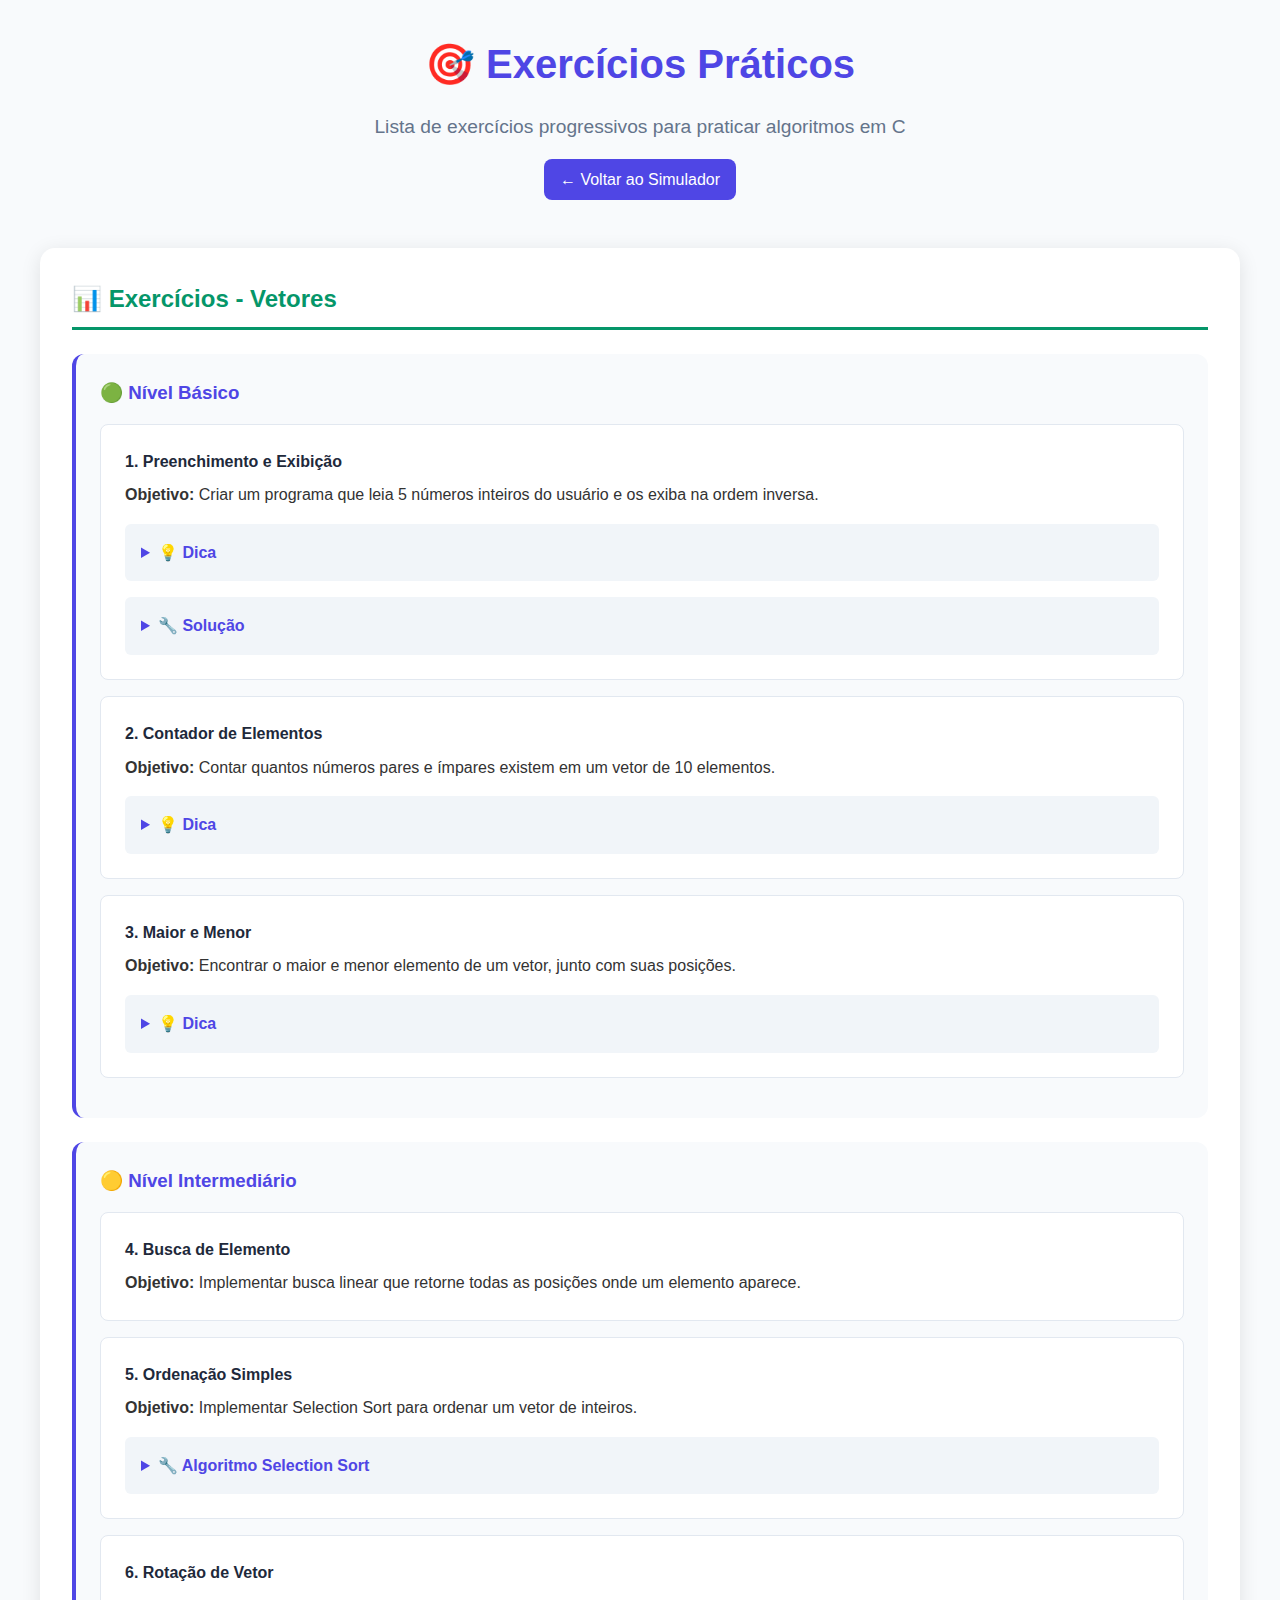
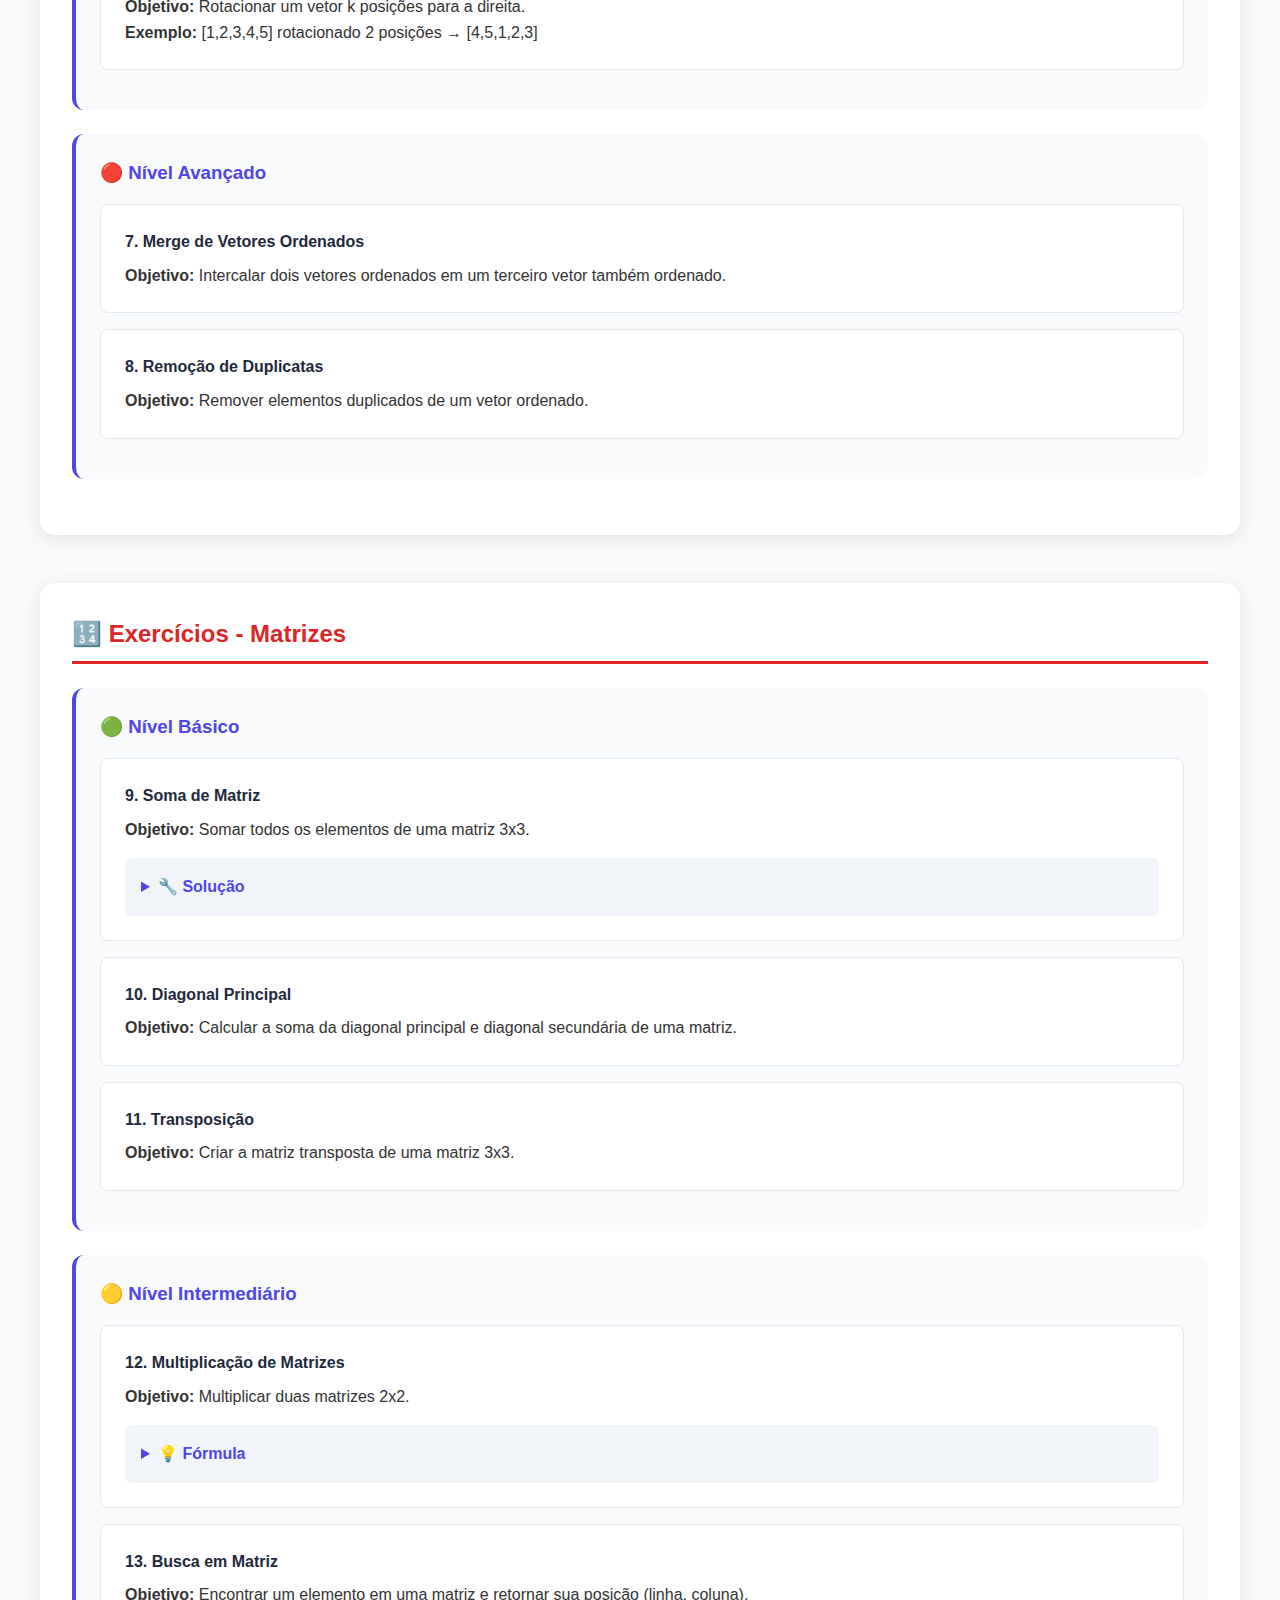
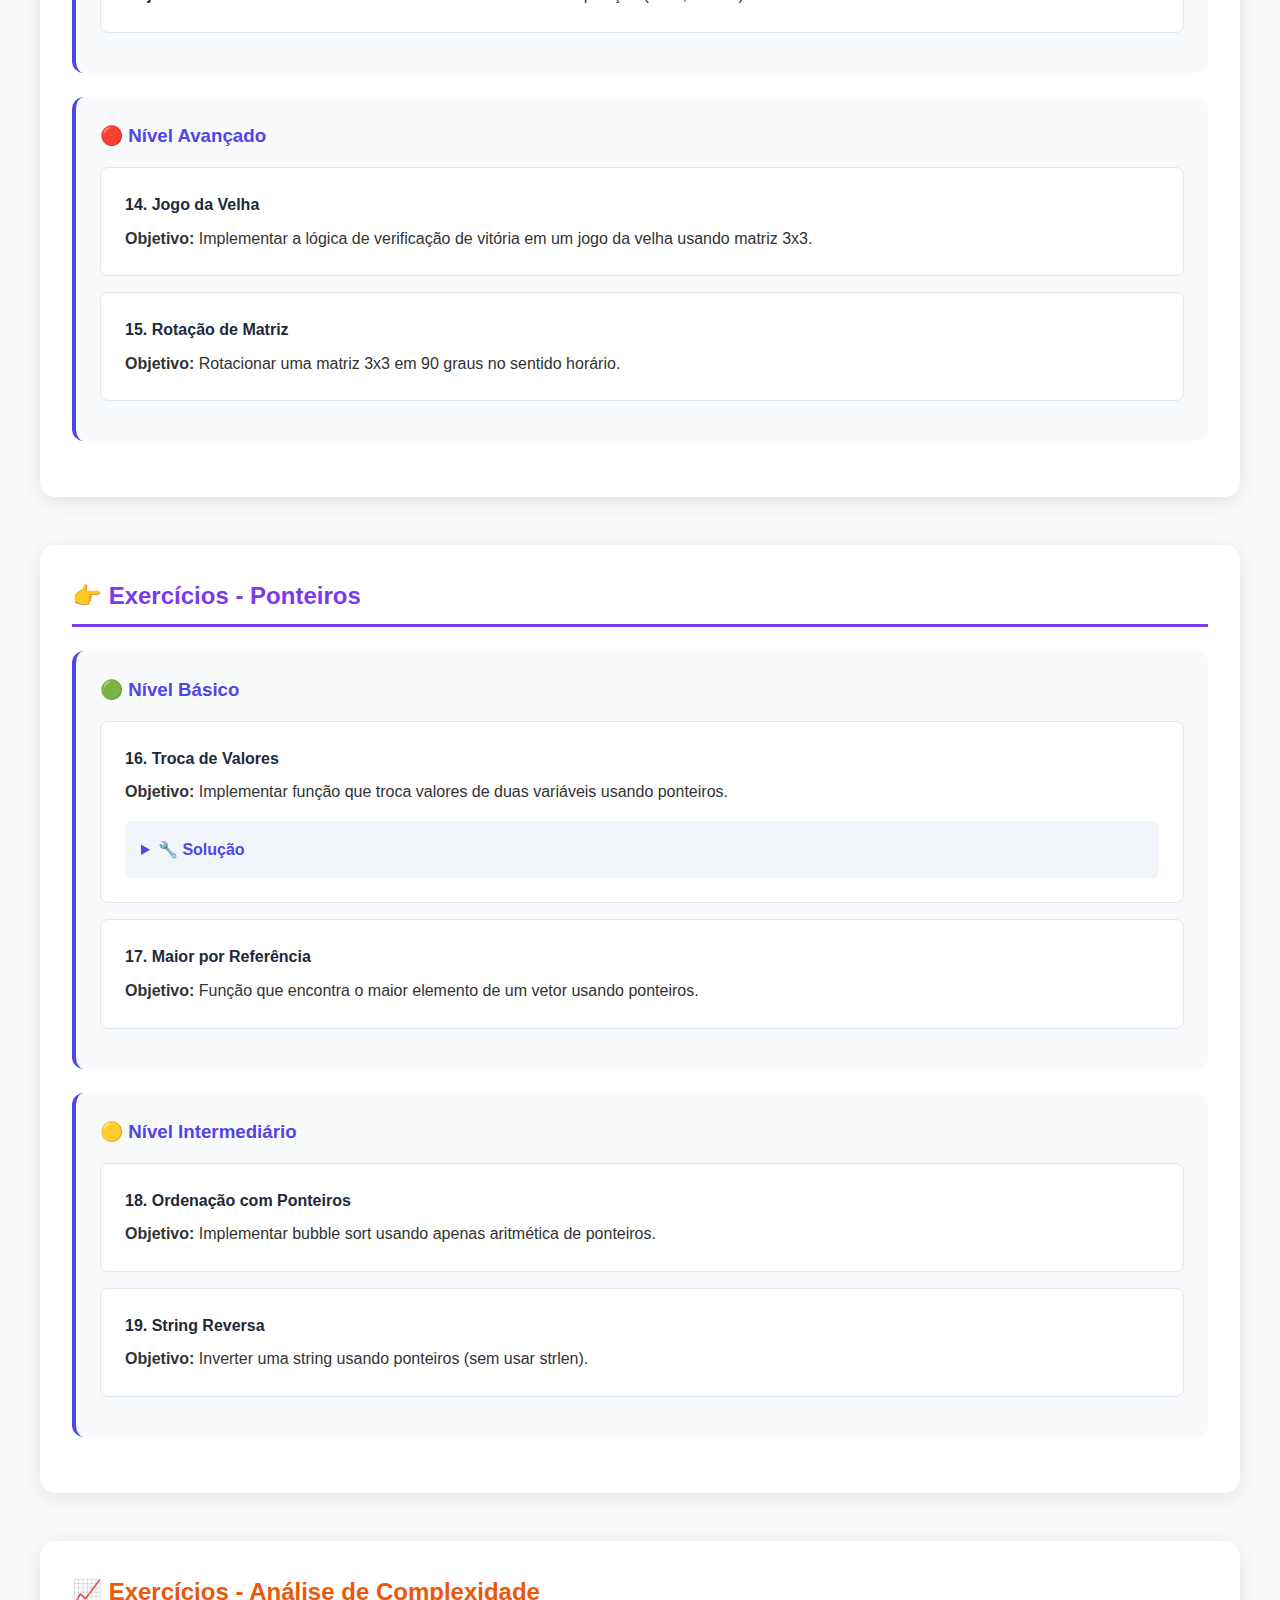
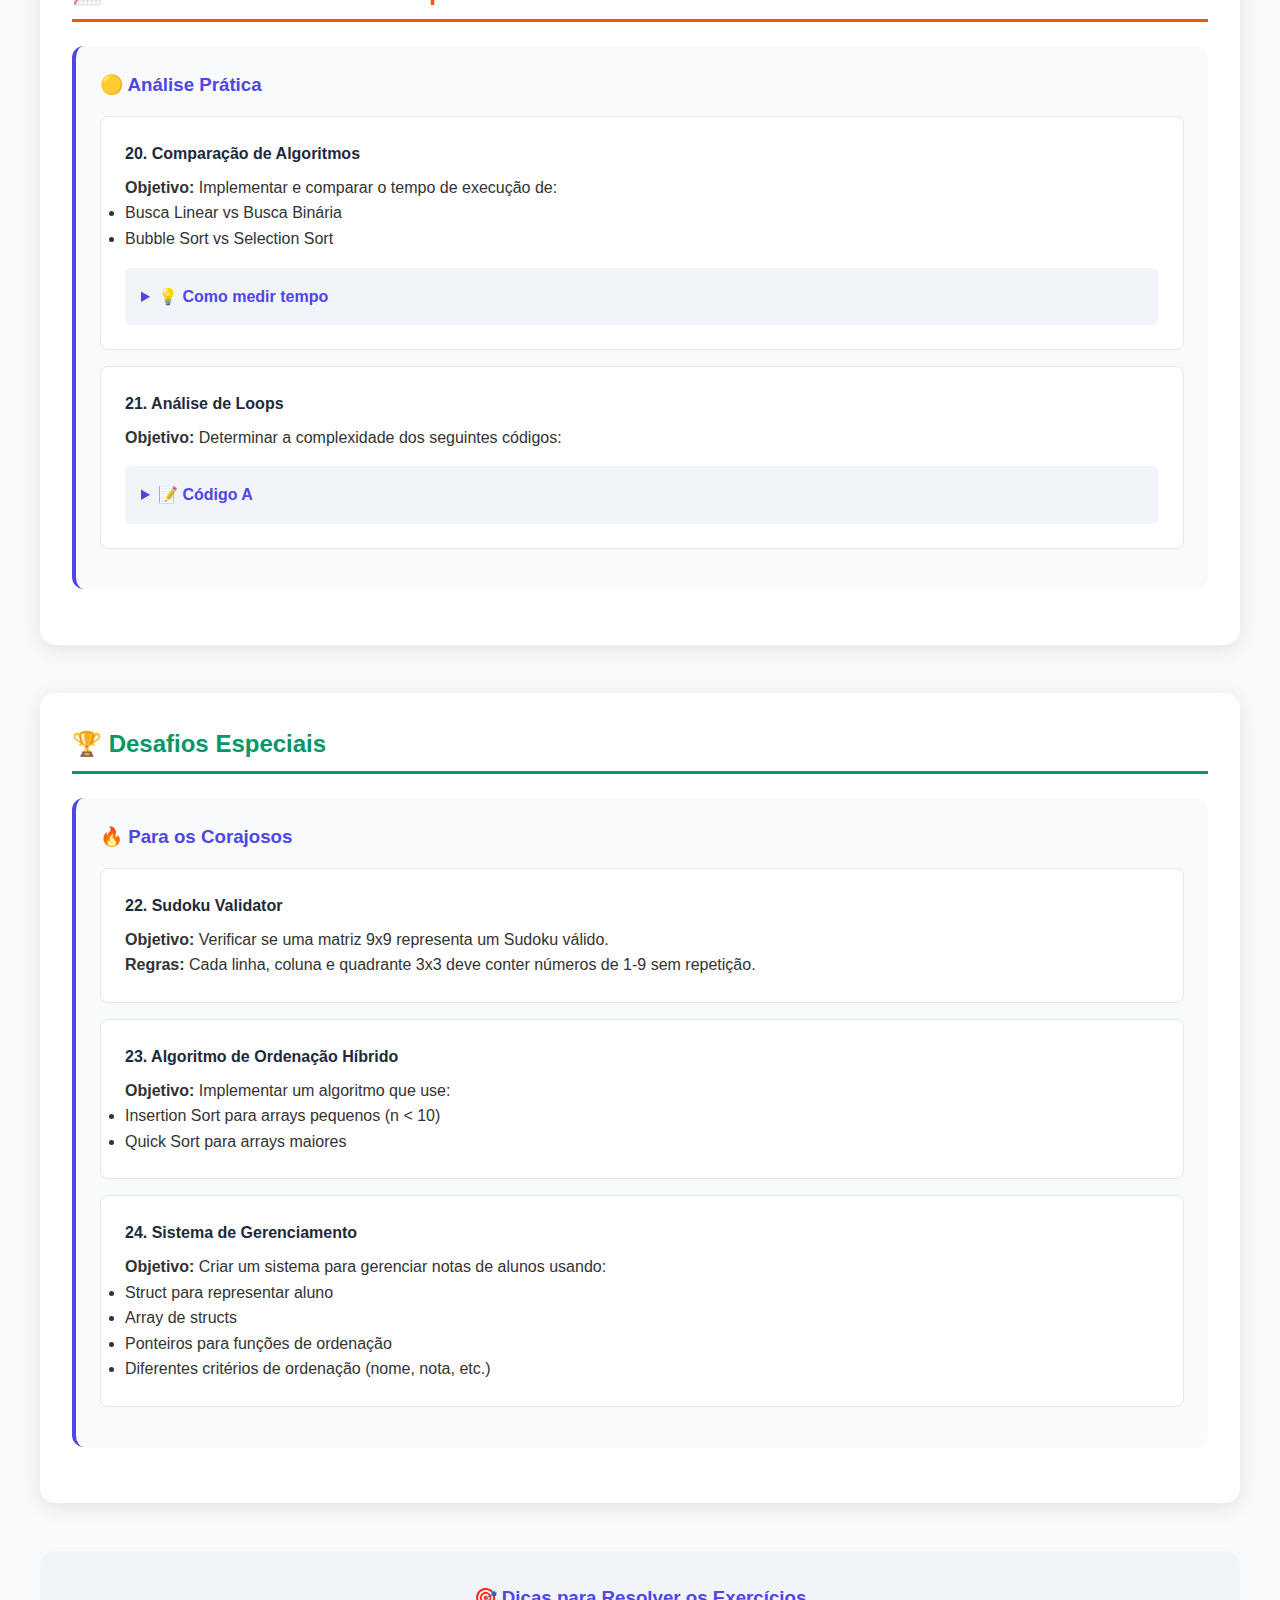
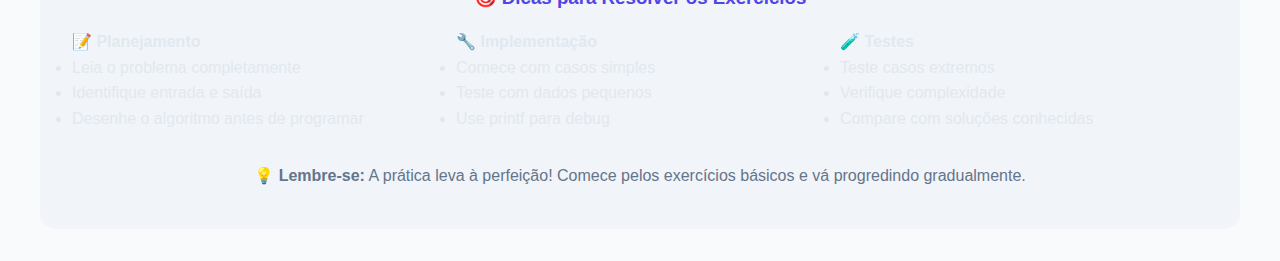
<file: exercicios.html>
<!DOCTYPE html>
<html lang="pt-BR">
<head>
    <meta charset="UTF-8">
    <meta name="viewport" content="width=device-width, initial-scale=1.0">
    <title>Exercícios Práticos - Algoritmos em C</title>
    <link rel="stylesheet" href="style.css">
</head>
<body style="background: #f8fafc;">
    <div class="container" style="padding: 2rem 0;">
        <header style="text-align: center; margin-bottom: 3rem;">
            <h1 style="color: #4f46e5; font-size: 2.5rem; margin-bottom: 1rem;">
                🎯 Exercícios Práticos
            </h1>
            <p style="color: #64748b; font-size: 1.2rem;">
                Lista de exercícios progressivos para praticar algoritmos em C
            </p>
            <a href="index.html" style="display: inline-block; background: #4f46e5; color: white; padding: 0.5rem 1rem; border-radius: 8px; text-decoration: none; margin-top: 1rem;">
                ← Voltar ao Simulador
            </a>
        </header>

        <!-- Exercícios de Vetores -->
        <section class="exercise-section">
            <h2 style="color: #059669; border-bottom: 3px solid #059669; padding-bottom: 0.5rem;">
                📊 Exercícios - Vetores
            </h2>

            <div class="exercise-card">
                <h3>🟢 Nível Básico</h3>
                
                <div class="exercise-item">
                    <h4>1. Preenchimento e Exibição</h4>
                    <p><strong>Objetivo:</strong> Criar um programa que leia 5 números inteiros do usuário e os exiba na ordem inversa.</p>
                    <details>
                        <summary>💡 Dica</summary>
                        <p>Use um loop for para ler os números e outro para exibi-los de trás para frente.</p>
                    </details>
                    <details>
                        <summary>🔧 Solução</summary>
                        <pre><code>#include &lt;stdio.h&gt;

int main() {
    int numeros[5];
    
    printf("Digite 5 números:\n");
    for(int i = 0; i < 5; i++) {
        printf("Número %d: ", i+1);
        scanf("%d", &numeros[i]);
    }
    
    printf("\nNúmeros na ordem inversa:\n");
    for(int i = 4; i >= 0; i--) {
        printf("%d ", numeros[i]);
    }
    printf("\n");
    
    return 0;
}</code></pre>
                    </details>
                </div>

                <div class="exercise-item">
                    <h4>2. Contador de Elementos</h4>
                    <p><strong>Objetivo:</strong> Contar quantos números pares e ímpares existem em um vetor de 10 elementos.</p>
                    <details>
                        <summary>💡 Dica</summary>
                        <p>Use o operador módulo (%) para verificar se um número é par ou ímpar.</p>
                    </details>
                </div>

                <div class="exercise-item">
                    <h4>3. Maior e Menor</h4>
                    <p><strong>Objetivo:</strong> Encontrar o maior e menor elemento de um vetor, junto com suas posições.</p>
                    <details>
                        <summary>💡 Dica</summary>
                        <p>Inicialize maior e menor com o primeiro elemento do vetor.</p>
                    </details>
                </div>
            </div>

            <div class="exercise-card">
                <h3>🟡 Nível Intermediário</h3>
                
                <div class="exercise-item">
                    <h4>4. Busca de Elemento</h4>
                    <p><strong>Objetivo:</strong> Implementar busca linear que retorne todas as posições onde um elemento aparece.</p>
                </div>

                <div class="exercise-item">
                    <h4>5. Ordenação Simples</h4>
                    <p><strong>Objetivo:</strong> Implementar Selection Sort para ordenar um vetor de inteiros.</p>
                    <details>
                        <summary>🔧 Algoritmo Selection Sort</summary>
                        <pre><code>void selectionSort(int arr[], int n) {
    for(int i = 0; i < n-1; i++) {
        int min_idx = i;
        for(int j = i+1; j < n; j++) {
            if(arr[j] < arr[min_idx])
                min_idx = j;
        }
        // Trocar elementos
        int temp = arr[min_idx];
        arr[min_idx] = arr[i];
        arr[i] = temp;
    }
}</code></pre>
                    </details>
                </div>

                <div class="exercise-item">
                    <h4>6. Rotação de Vetor</h4>
                    <p><strong>Objetivo:</strong> Rotacionar um vetor k posições para a direita.</p>
                    <p><strong>Exemplo:</strong> [1,2,3,4,5] rotacionado 2 posições → [4,5,1,2,3]</p>
                </div>
            </div>

            <div class="exercise-card">
                <h3>🔴 Nível Avançado</h3>
                
                <div class="exercise-item">
                    <h4>7. Merge de Vetores Ordenados</h4>
                    <p><strong>Objetivo:</strong> Intercalar dois vetores ordenados em um terceiro vetor também ordenado.</p>
                </div>

                <div class="exercise-item">
                    <h4>8. Remoção de Duplicatas</h4>
                    <p><strong>Objetivo:</strong> Remover elementos duplicados de um vetor ordenado.</p>
                </div>
            </div>
        </section>

        <!-- Exercícios de Matrizes -->
        <section class="exercise-section">
            <h2 style="color: #dc2626; border-bottom: 3px solid #dc2626; padding-bottom: 0.5rem;">
                🔢 Exercícios - Matrizes
            </h2>

            <div class="exercise-card">
                <h3>🟢 Nível Básico</h3>
                
                <div class="exercise-item">
                    <h4>9. Soma de Matriz</h4>
                    <p><strong>Objetivo:</strong> Somar todos os elementos de uma matriz 3x3.</p>
                    <details>
                        <summary>🔧 Solução</summary>
                        <pre><code>#include &lt;stdio.h&gt;

int main() {
    int matriz[3][3] = {{1,2,3}, {4,5,6}, {7,8,9}};
    int soma = 0;
    
    for(int i = 0; i < 3; i++) {
        for(int j = 0; j < 3; j++) {
            soma += matriz[i][j];
        }
    }
    
    printf("Soma total: %d\n", soma);
    return 0;
}</code></pre>
                    </details>
                </div>

                <div class="exercise-item">
                    <h4>10. Diagonal Principal</h4>
                    <p><strong>Objetivo:</strong> Calcular a soma da diagonal principal e diagonal secundária de uma matriz.</p>
                </div>

                <div class="exercise-item">
                    <h4>11. Transposição</h4>
                    <p><strong>Objetivo:</strong> Criar a matriz transposta de uma matriz 3x3.</p>
                </div>
            </div>

            <div class="exercise-card">
                <h3>🟡 Nível Intermediário</h3>
                
                <div class="exercise-item">
                    <h4>12. Multiplicação de Matrizes</h4>
                    <p><strong>Objetivo:</strong> Multiplicar duas matrizes 2x2.</p>
                    <details>
                        <summary>💡 Fórmula</summary>
                        <p>C[i][j] = Σ(A[i][k] * B[k][j]) para k de 0 a n-1</p>
                    </details>
                </div>

                <div class="exercise-item">
                    <h4>13. Busca em Matriz</h4>
                    <p><strong>Objetivo:</strong> Encontrar um elemento em uma matriz e retornar sua posição (linha, coluna).</p>
                </div>
            </div>

            <div class="exercise-card">
                <h3>🔴 Nível Avançado</h3>
                
                <div class="exercise-item">
                    <h4>14. Jogo da Velha</h4>
                    <p><strong>Objetivo:</strong> Implementar a lógica de verificação de vitória em um jogo da velha usando matriz 3x3.</p>
                </div>

                <div class="exercise-item">
                    <h4>15. Rotação de Matriz</h4>
                    <p><strong>Objetivo:</strong> Rotacionar uma matriz 3x3 em 90 graus no sentido horário.</p>
                </div>
            </div>
        </section>

        <!-- Exercícios de Ponteiros -->
        <section class="exercise-section">
            <h2 style="color: #7c3aed; border-bottom: 3px solid #7c3aed; padding-bottom: 0.5rem;">
                👉 Exercícios - Ponteiros
            </h2>

            <div class="exercise-card">
                <h3>🟢 Nível Básico</h3>
                
                <div class="exercise-item">
                    <h4>16. Troca de Valores</h4>
                    <p><strong>Objetivo:</strong> Implementar função que troca valores de duas variáveis usando ponteiros.</p>
                    <details>
                        <summary>🔧 Solução</summary>
                        <pre><code>void swap(int *a, int *b) {
    int temp = *a;
    *a = *b;
    *b = temp;
}

int main() {
    int x = 10, y = 20;
    printf("Antes: x=%d, y=%d\n", x, y);
    swap(&x, &y);
    printf("Depois: x=%d, y=%d\n", x, y);
    return 0;
}</code></pre>
                    </details>
                </div>

                <div class="exercise-item">
                    <h4>17. Maior por Referência</h4>
                    <p><strong>Objetivo:</strong> Função que encontra o maior elemento de um vetor usando ponteiros.</p>
                </div>
            </div>

            <div class="exercise-card">
                <h3>🟡 Nível Intermediário</h3>
                
                <div class="exercise-item">
                    <h4>18. Ordenação com Ponteiros</h4>
                    <p><strong>Objetivo:</strong> Implementar bubble sort usando apenas aritmética de ponteiros.</p>
                </div>

                <div class="exercise-item">
                    <h4>19. String Reversa</h4>
                    <p><strong>Objetivo:</strong> Inverter uma string usando ponteiros (sem usar strlen).</p>
                </div>
            </div>
        </section>

        <!-- Exercícios de Complexidade -->
        <section class="exercise-section">
            <h2 style="color: #ea580c; border-bottom: 3px solid #ea580c; padding-bottom: 0.5rem;">
                📈 Exercícios - Análise de Complexidade
            </h2>

            <div class="exercise-card">
                <h3>🟡 Análise Prática</h3>
                
                <div class="exercise-item">
                    <h4>20. Comparação de Algoritmos</h4>
                    <p><strong>Objetivo:</strong> Implementar e comparar o tempo de execução de:</p>
                    <ul>
                        <li>Busca Linear vs Busca Binária</li>
                        <li>Bubble Sort vs Selection Sort</li>
                    </ul>
                    <details>
                        <summary>💡 Como medir tempo</summary>
                        <pre><code>#include &lt;time.h&gt;

clock_t start = clock();
// ... código a medir ...
clock_t end = clock();
double tempo = ((double)(end - start)) / CLOCKS_PER_SEC;</code></pre>
                    </details>
                </div>

                <div class="exercise-item">
                    <h4>21. Análise de Loops</h4>
                    <p><strong>Objetivo:</strong> Determinar a complexidade dos seguintes códigos:</p>
                    <details>
                        <summary>📝 Código A</summary>
                        <pre><code>for(int i = 0; i < n; i++) {
    for(int j = i; j < n; j++) {
        printf("%d %d\n", i, j);
    }
}</code></pre>
                        <p><strong>Resposta:</strong> O(n²) - mesmo com j começando em i, ainda é quadrático</p>
                    </details>
                </div>
            </div>
        </section>

        <!-- Desafios Especiais -->
        <section class="exercise-section">
            <h2 style="color: #059669; border-bottom: 3px solid #059669; padding-bottom: 0.5rem;">
                🏆 Desafios Especiais
            </h2>

            <div class="exercise-card">
                <h3>🔥 Para os Corajosos</h3>
                
                <div class="exercise-item">
                    <h4>22. Sudoku Validator</h4>
                    <p><strong>Objetivo:</strong> Verificar se uma matriz 9x9 representa um Sudoku válido.</p>
                    <p><strong>Regras:</strong> Cada linha, coluna e quadrante 3x3 deve conter números de 1-9 sem repetição.</p>
                </div>

                <div class="exercise-item">
                    <h4>23. Algoritmo de Ordenação Híbrido</h4>
                    <p><strong>Objetivo:</strong> Implementar um algoritmo que use:</p>
                    <ul>
                        <li>Insertion Sort para arrays pequenos (n < 10)</li>
                        <li>Quick Sort para arrays maiores</li>
                    </ul>
                </div>

                <div class="exercise-item">
                    <h4>24. Sistema de Gerenciamento</h4>
                    <p><strong>Objetivo:</strong> Criar um sistema para gerenciar notas de alunos usando:</p>
                    <ul>
                        <li>Struct para representar aluno</li>
                        <li>Array de structs</li>
                        <li>Ponteiros para funções de ordenação</li>
                        <li>Diferentes critérios de ordenação (nome, nota, etc.)</li>
                    </ul>
                </div>
            </div>
        </section>

        <footer style="text-align: center; margin-top: 3rem; padding: 2rem; background: #f1f5f9; border-radius: 15px;">
            <h3 style="color: #4f46e5; margin-bottom: 1rem;">🎯 Dicas para Resolver os Exercícios</h3>
            <div style="display: grid; grid-template-columns: repeat(auto-fit, minmax(300px, 1fr)); gap: 1rem; text-align: left;">
                <div>
                    <h4>📝 Planejamento</h4>
                    <ul>
                        <li>Leia o problema completamente</li>
                        <li>Identifique entrada e saída</li>
                        <li>Desenhe o algoritmo antes de programar</li>
                    </ul>
                </div>
                <div>
                    <h4>🔧 Implementação</h4>
                    <ul>
                        <li>Comece com casos simples</li>
                        <li>Teste com dados pequenos</li>
                        <li>Use printf para debug</li>
                    </ul>
                </div>
                <div>
                    <h4>🧪 Testes</h4>
                    <ul>
                        <li>Teste casos extremos</li>
                        <li>Verifique complexidade</li>
                        <li>Compare com soluções conhecidas</li>
                    </ul>
                </div>
            </div>
            <p style="margin-top: 2rem; color: #64748b;">
                💡 <strong>Lembre-se:</strong> A prática leva à perfeição! Comece pelos exercícios básicos e vá progredindo gradualmente.
            </p>
        </footer>
    </div>

    <style>
        .exercise-section {
            margin-bottom: 3rem;
            background: white;
            padding: 2rem;
            border-radius: 15px;
            box-shadow: 0 4px 20px rgba(0,0,0,0.1);
        }

        .exercise-card {
            background: #f8fafc;
            border-radius: 12px;
            padding: 1.5rem;
            margin: 1.5rem 0;
            border-left: 4px solid #4f46e5;
        }

        .exercise-card h3 {
            color: #4f46e5;
            margin-bottom: 1rem;
            display: flex;
            align-items: center;
            gap: 0.5rem;
        }

        .exercise-item {
            background: white;
            padding: 1.5rem;
            margin: 1rem 0;
            border-radius: 8px;
            border: 1px solid #e2e8f0;
        }

        .exercise-item h4 {
            color: #1e293b;
            margin-bottom: 0.5rem;
        }

        details {
            margin-top: 1rem;
            padding: 0.5rem;
            background: #f1f5f9;
            border-radius: 6px;
        }

        summary {
            cursor: pointer;
            font-weight: bold;
            color: #4f46e5;
            padding: 0.5rem;
        }

        summary:hover {
            background: rgba(79, 70, 229, 0.1);
            border-radius: 4px;
        }

        pre {
            background: #1e293b;
            color: #e2e8f0;
            padding: 1rem;
            border-radius: 6px;
            overflow-x: auto;
            margin: 0.5rem 0;
        }

        code {
            font-family: 'Courier New', monospace;
            font-size: 0.9rem;
        }
    </style>
</body>
</html>
</file>
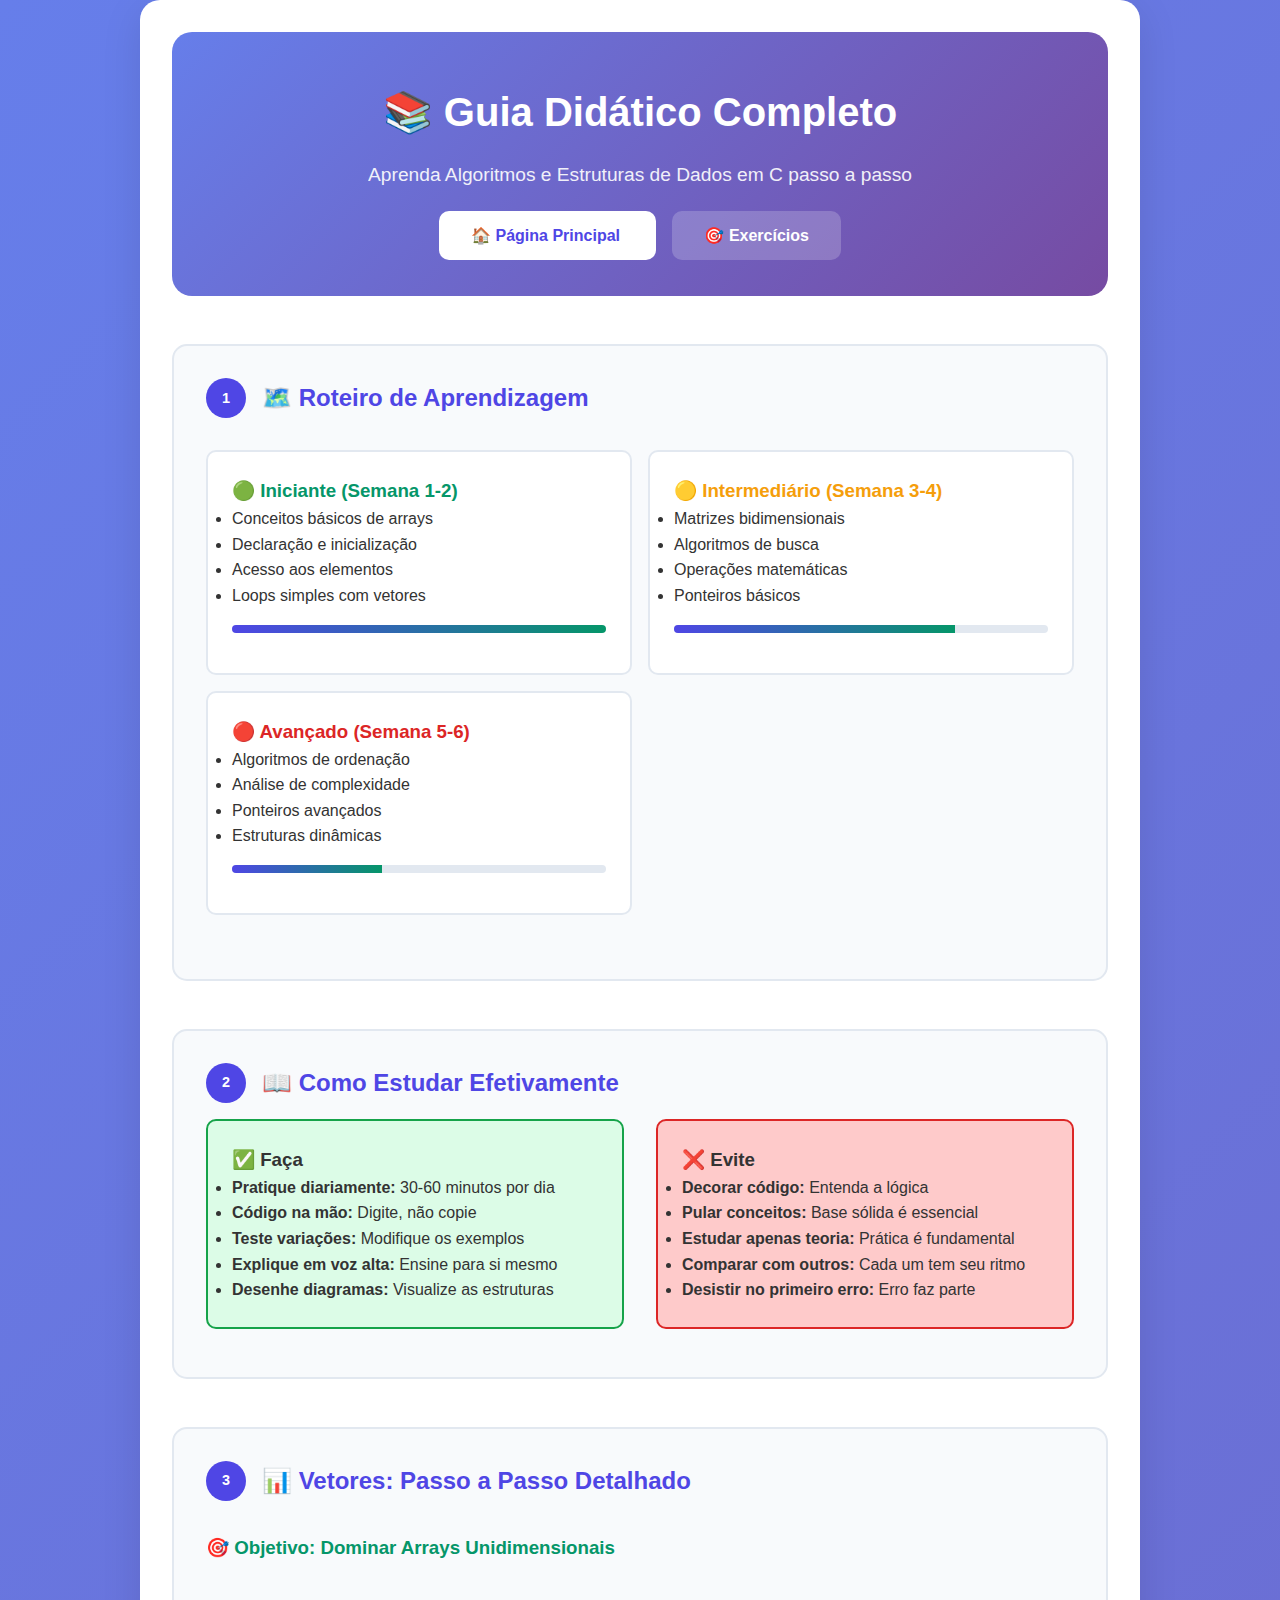
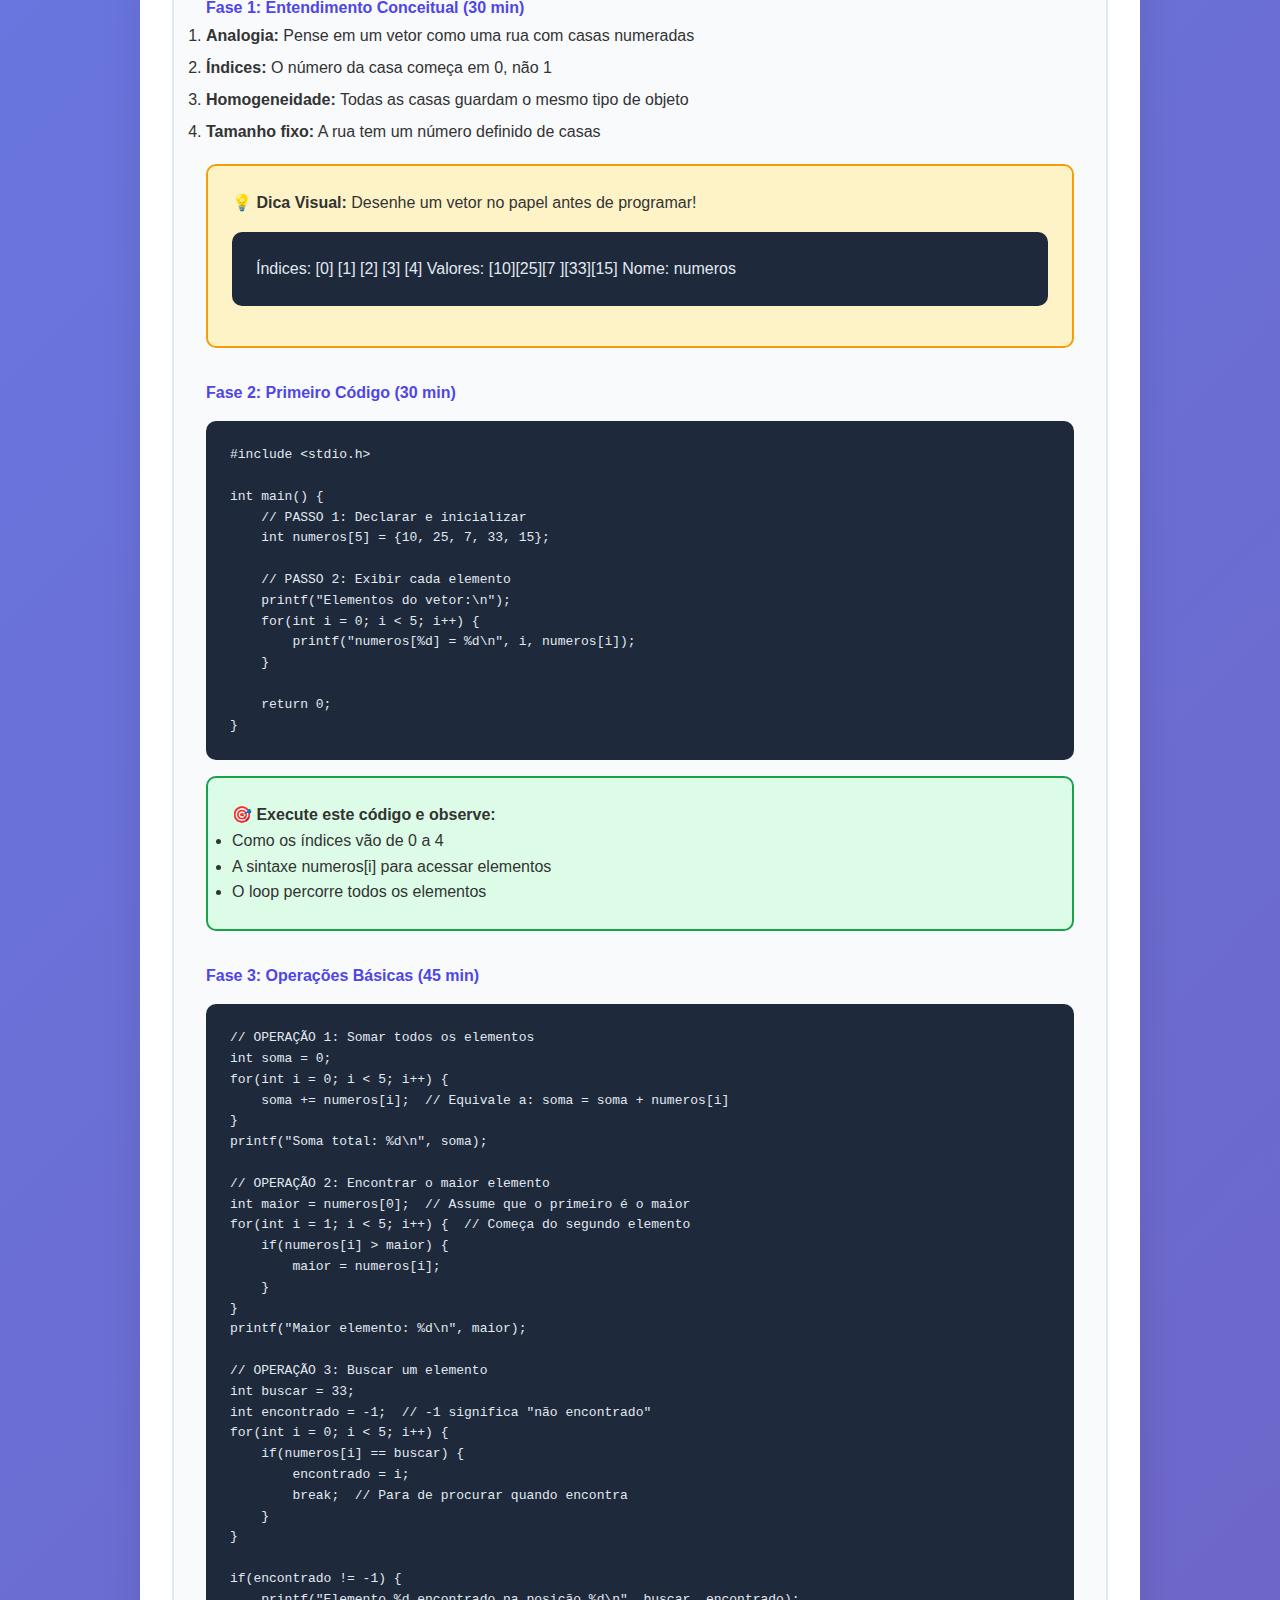
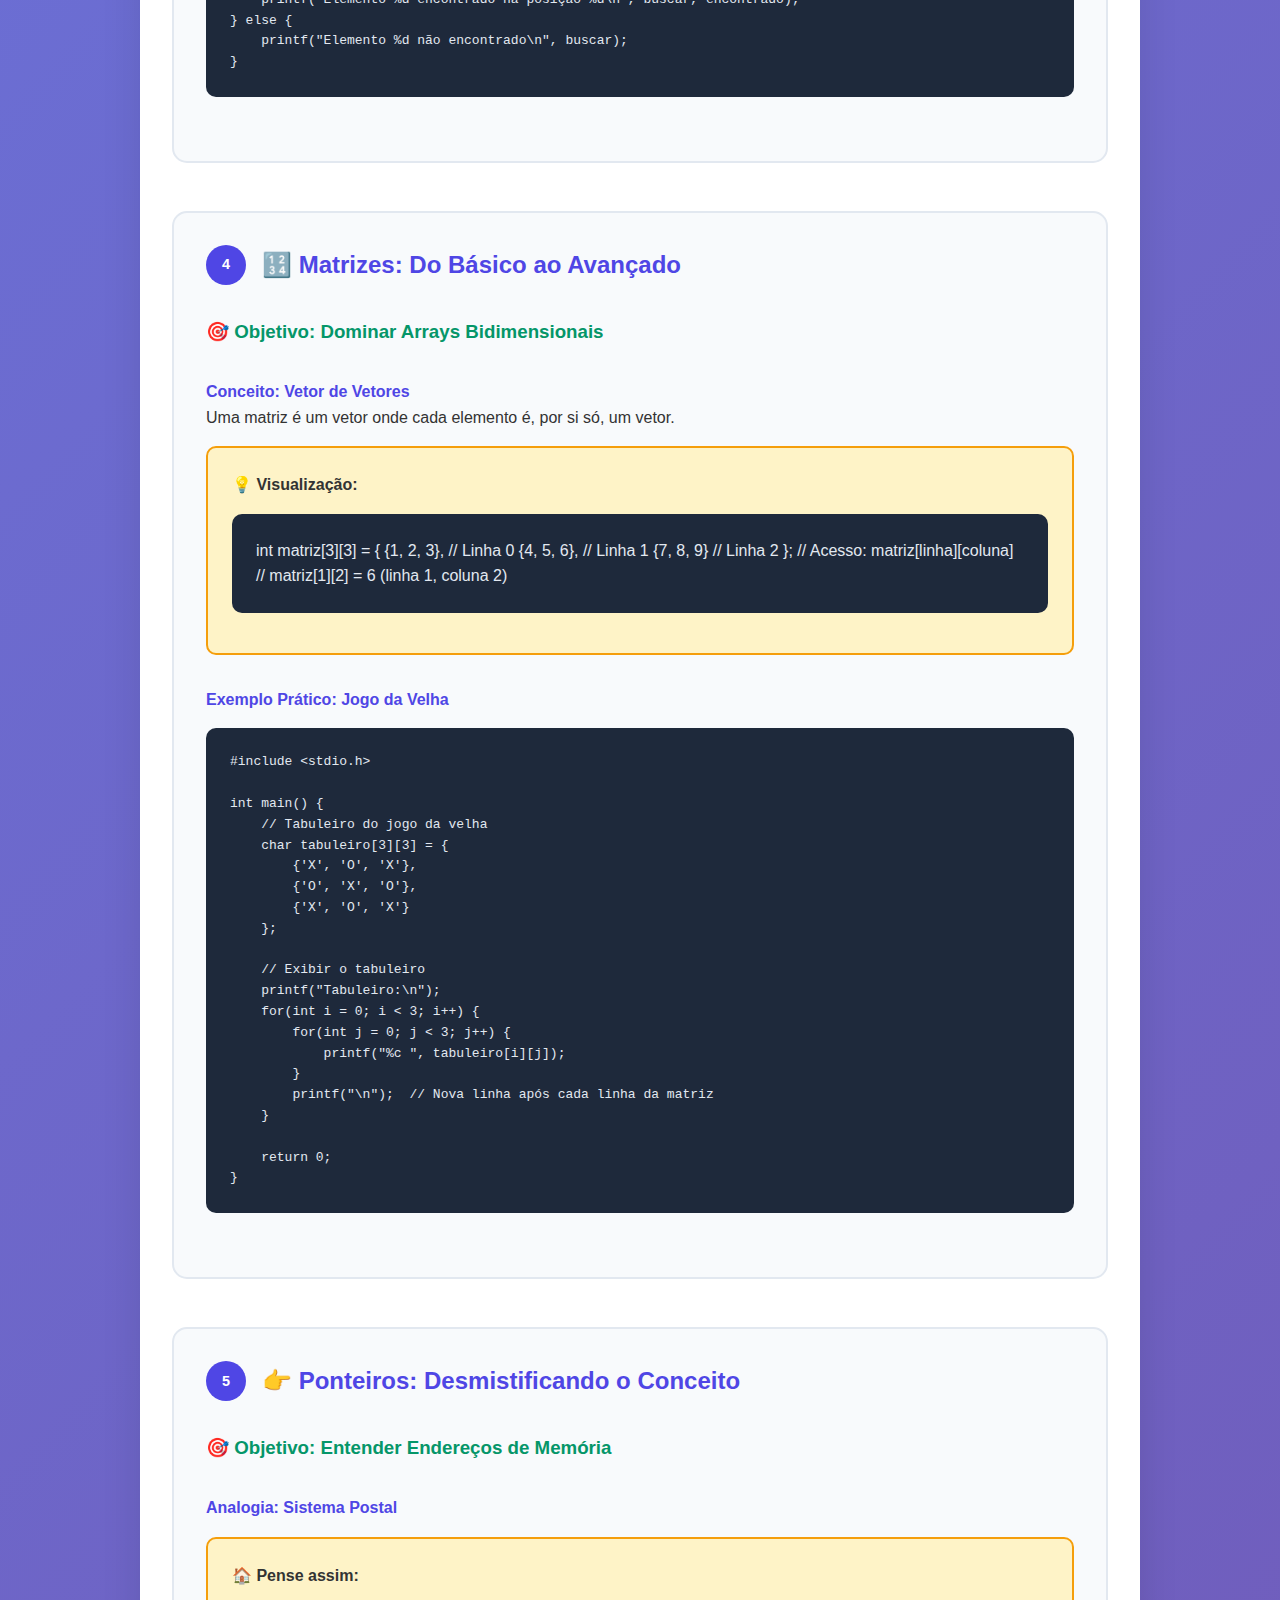
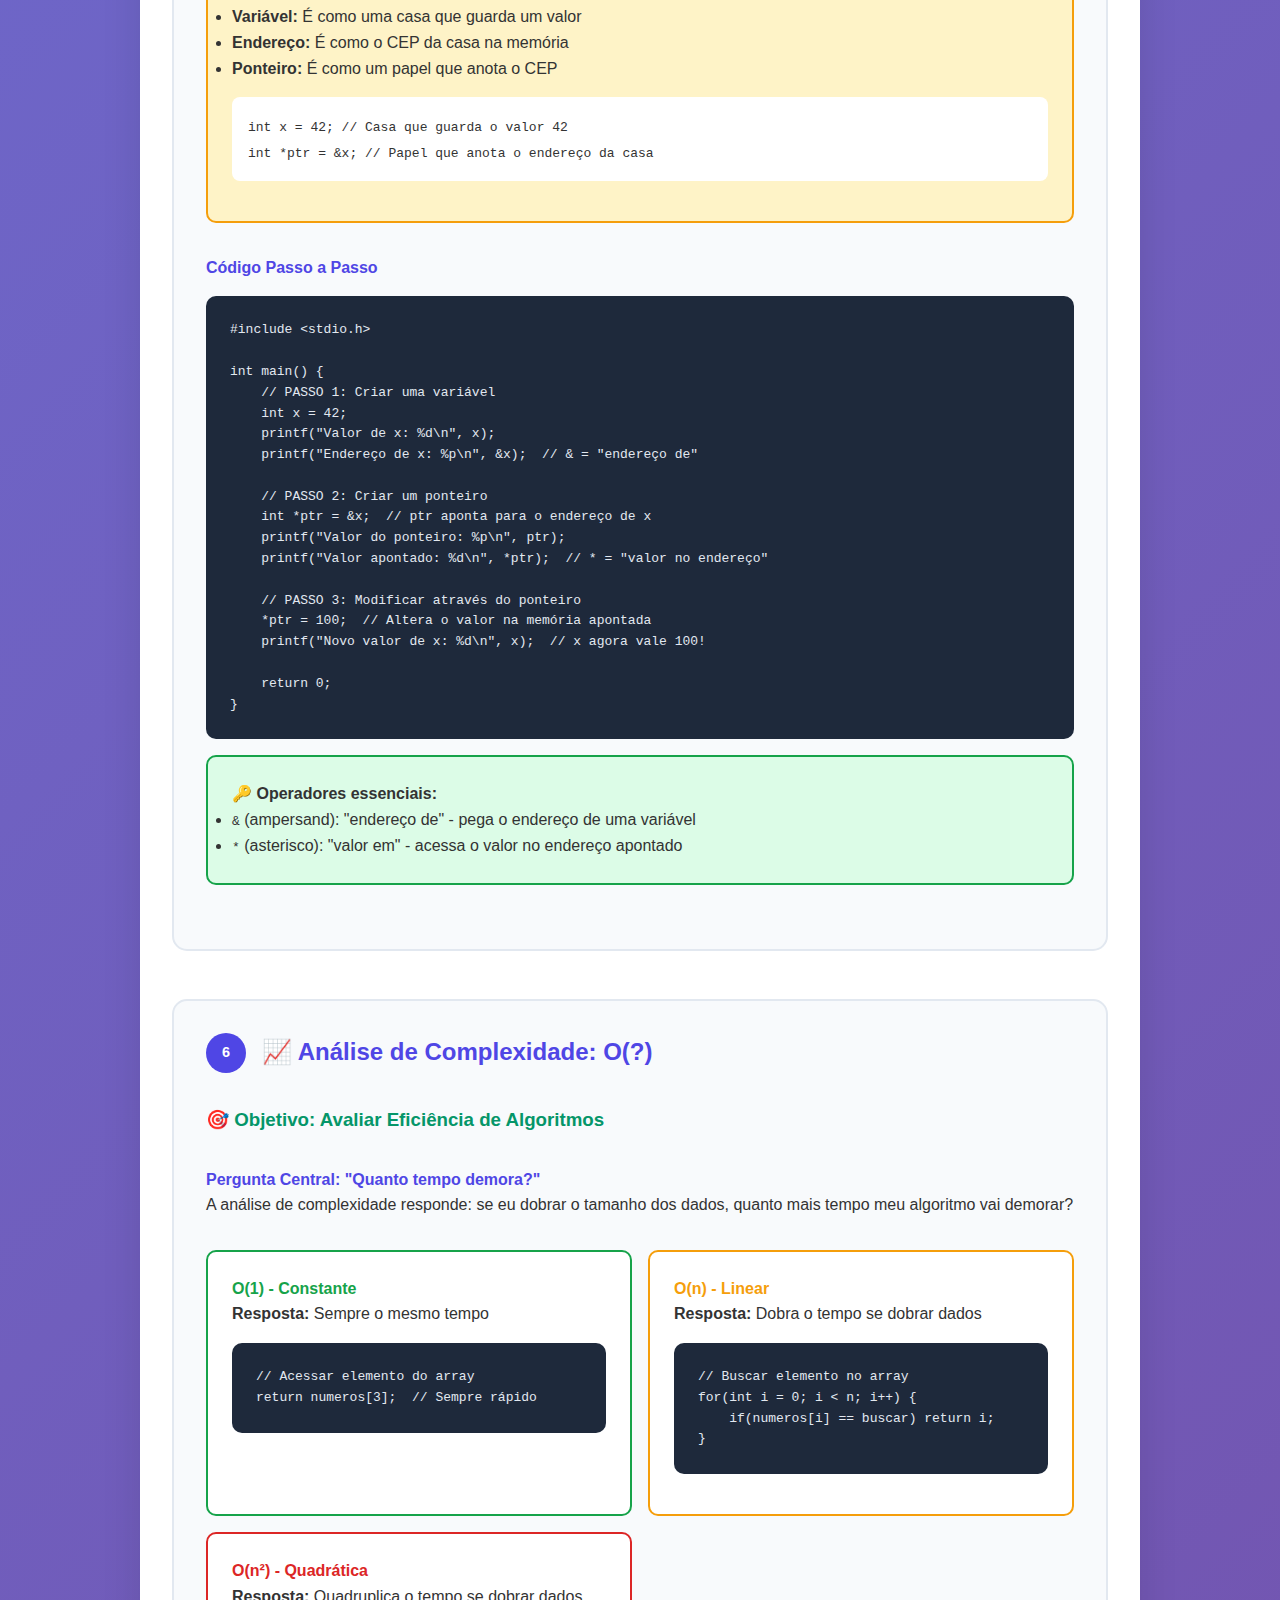
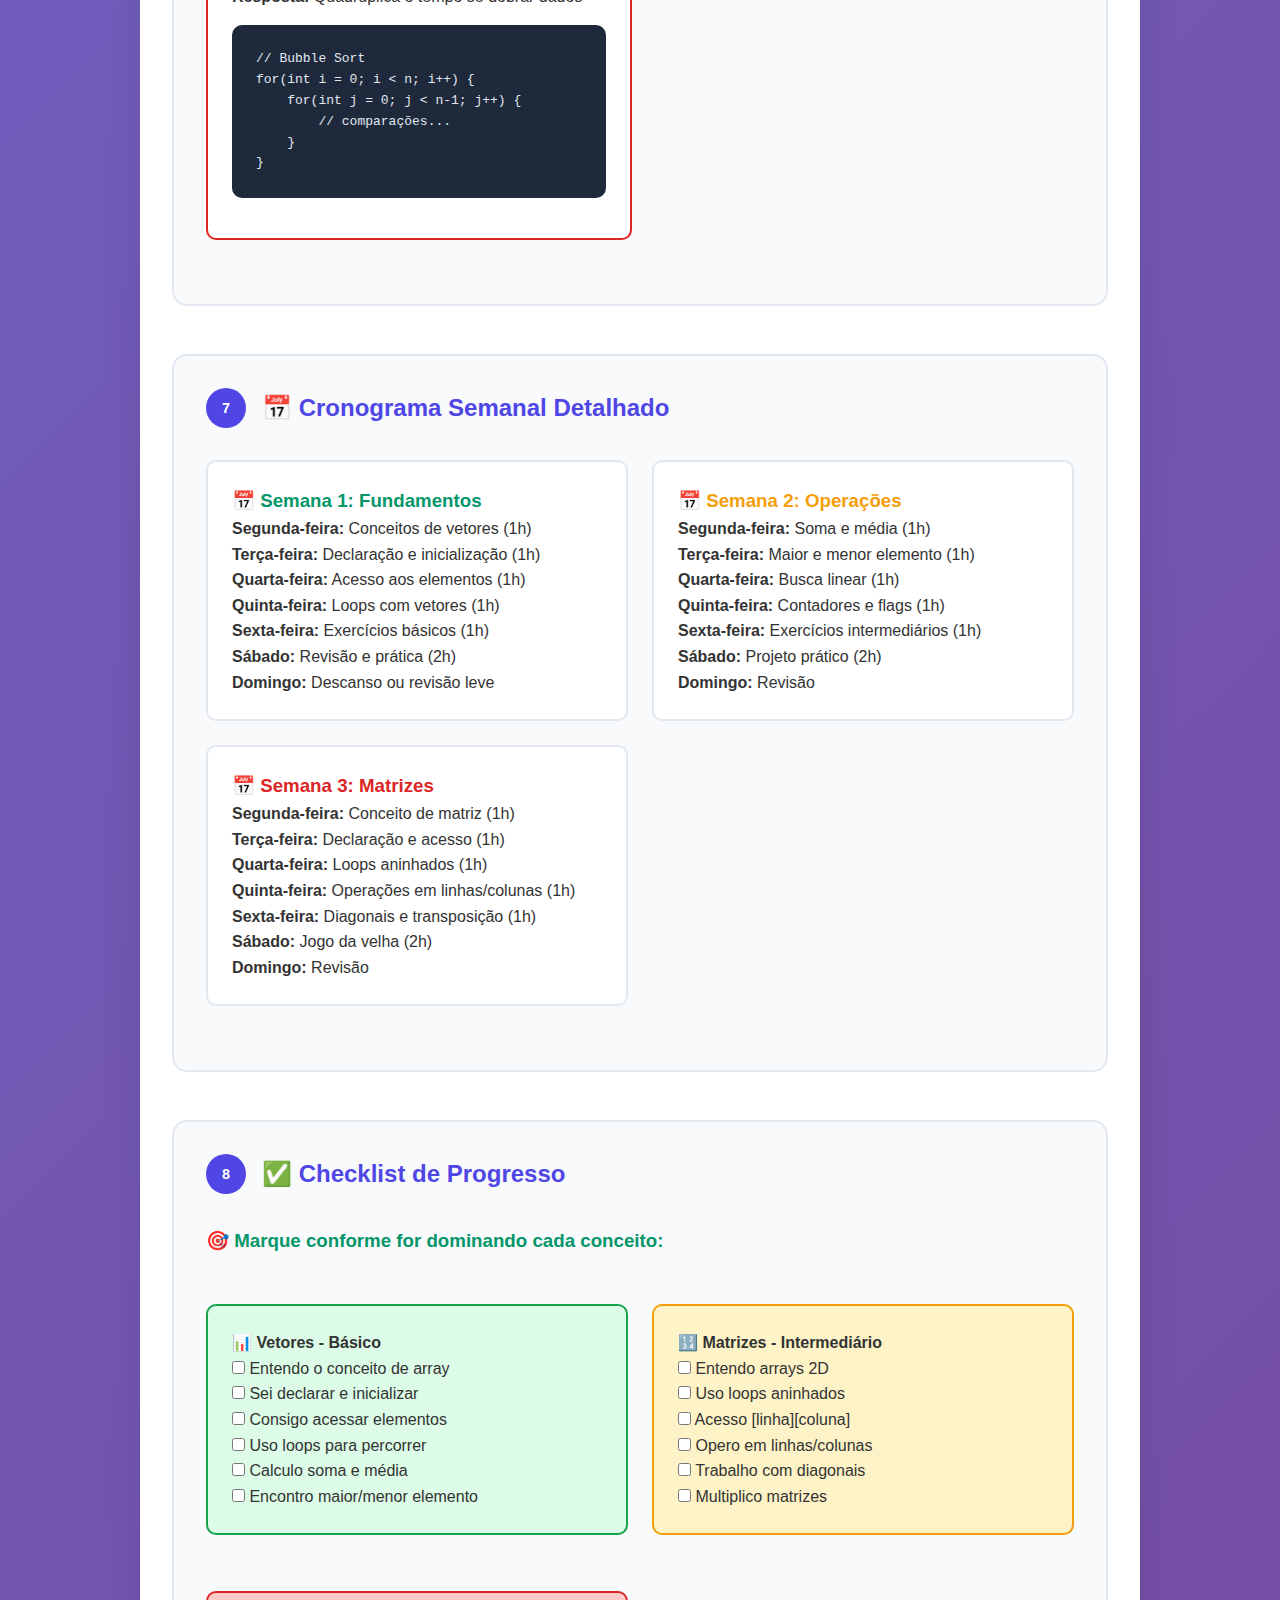
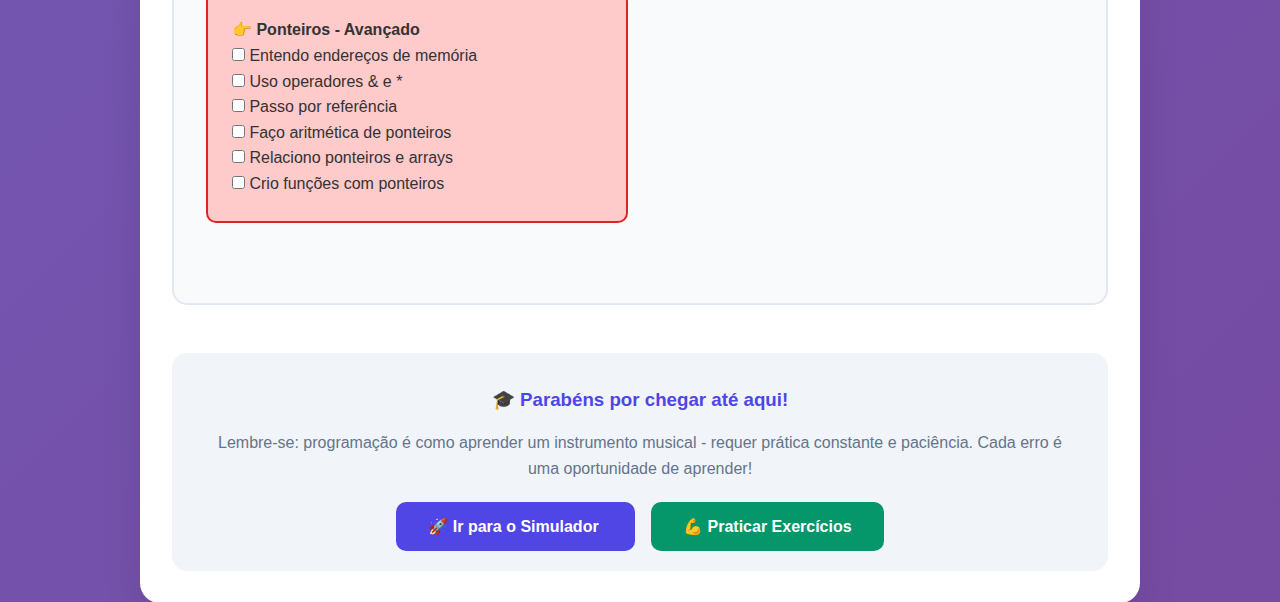
<file: guia-didatico.html>
<!DOCTYPE html>
<html lang="pt-BR">
<head>
    <meta charset="UTF-8">
    <meta name="viewport" content="width=device-width, initial-scale=1.0">
    <title>Guia Didático Completo - Algoritmos em C</title>
    <link rel="stylesheet" href="style.css">
    <style>
        .guide-container {
            max-width: 1000px;
            margin: 0 auto;
            padding: 2rem;
            background: white;
            border-radius: 20px;
            box-shadow: 0 10px 40px rgba(0,0,0,0.1);
        }
        
        .guide-header {
            text-align: center;
            background: linear-gradient(135deg, #667eea, #764ba2);
            color: white;
            padding: 3rem 2rem;
            border-radius: 20px;
            margin-bottom: 3rem;
        }
        
        .guide-section {
            margin: 3rem 0;
            padding: 2rem;
            border: 2px solid #e2e8f0;
            border-radius: 15px;
            background: #f8fafc;
        }
        
        .step-number {
            background: #4f46e5;
            color: white;
            width: 40px;
            height: 40px;
            border-radius: 50%;
            display: inline-flex;
            align-items: center;
            justify-content: center;
            font-weight: bold;
            margin-right: 1rem;
        }
        
        .code-block {
            background: #1e293b;
            color: #e2e8f0;
            padding: 1.5rem;
            border-radius: 10px;
            margin: 1rem 0;
            overflow-x: auto;
        }
        
        .highlight-box {
            background: #fef3c7;
            border: 2px solid #f59e0b;
            border-radius: 10px;
            padding: 1.5rem;
            margin: 1rem 0;
        }
        
        .warning-box {
            background: #fecaca;
            border: 2px solid #dc2626;
            border-radius: 10px;
            padding: 1.5rem;
            margin: 1rem 0;
        }
        
        .success-box {
            background: #dcfce7;
            border: 2px solid #16a34a;
            border-radius: 10px;
            padding: 1.5rem;
            margin: 1rem 0;
        }
        
        .concept-grid {
            display: grid;
            grid-template-columns: repeat(auto-fit, minmax(300px, 1fr));
            gap: 1rem;
            margin: 2rem 0;
        }
        
        .concept-card {
            background: white;
            border: 2px solid #e2e8f0;
            border-radius: 10px;
            padding: 1.5rem;
            transition: all 0.3s ease;
        }
        
        .concept-card:hover {
            border-color: #4f46e5;
            transform: translateY(-5px);
            box-shadow: 0 10px 30px rgba(79, 70, 229, 0.1);
        }
        
        .progress-bar {
            background: #e2e8f0;
            height: 8px;
            border-radius: 4px;
            overflow: hidden;
            margin: 1rem 0;
        }
        
        .progress-fill {
            background: linear-gradient(90deg, #4f46e5, #059669);
            height: 100%;
            transition: width 0.3s ease;
        }
    </style>
</head>
<body style="background: linear-gradient(135deg, #667eea 0%, #764ba2 100%); min-height: 100vh;">
    <div class="guide-container">
        <div class="guide-header">
            <h1 style="font-size: 2.5rem; margin-bottom: 1rem;">📚 Guia Didático Completo</h1>
            <p style="font-size: 1.2rem; opacity: 0.9;">
                Aprenda Algoritmos e Estruturas de Dados em C passo a passo
            </p>
            <div style="margin-top: 2rem;">
                <a href="index.html" style="background: white; color: #4f46e5; padding: 1rem 2rem; border-radius: 10px; text-decoration: none; font-weight: bold; margin: 0 0.5rem;">
                    🏠 Página Principal
                </a>
                <a href="exercicios.html" style="background: rgba(255,255,255,0.2); color: white; padding: 1rem 2rem; border-radius: 10px; text-decoration: none; font-weight: bold; margin: 0 0.5rem;">
                    🎯 Exercícios
                </a>
            </div>
        </div>

        <!-- Roteiro de Aprendizagem -->
        <div class="guide-section">
            <h2 style="color: #4f46e5; display: flex; align-items: center;">
                <span class="step-number">1</span>
                🗺️ Roteiro de Aprendizagem
            </h2>
            
            <div class="concept-grid">
                <div class="concept-card">
                    <h3 style="color: #059669;">🟢 Iniciante (Semana 1-2)</h3>
                    <ul>
                        <li>Conceitos básicos de arrays</li>
                        <li>Declaração e inicialização</li>
                        <li>Acesso aos elementos</li>
                        <li>Loops simples com vetores</li>
                    </ul>
                    <div class="progress-bar">
                        <div class="progress-fill" style="width: 100%;"></div>
                    </div>
                </div>
                
                <div class="concept-card">
                    <h3 style="color: #f59e0b;">🟡 Intermediário (Semana 3-4)</h3>
                    <ul>
                        <li>Matrizes bidimensionais</li>
                        <li>Algoritmos de busca</li>
                        <li>Operações matemáticas</li>
                        <li>Ponteiros básicos</li>
                    </ul>
                    <div class="progress-bar">
                        <div class="progress-fill" style="width: 75%;"></div>
                    </div>
                </div>
                
                <div class="concept-card">
                    <h3 style="color: #dc2626;">🔴 Avançado (Semana 5-6)</h3>
                    <ul>
                        <li>Algoritmos de ordenação</li>
                        <li>Análise de complexidade</li>
                        <li>Ponteiros avançados</li>
                        <li>Estruturas dinâmicas</li>
                    </ul>
                    <div class="progress-bar">
                        <div class="progress-fill" style="width: 40%;"></div>
                    </div>
                </div>
            </div>
        </div>

        <!-- Metodologia de Estudo -->
        <div class="guide-section">
            <h2 style="color: #4f46e5; display: flex; align-items: center;">
                <span class="step-number">2</span>
                📖 Como Estudar Efetivamente
            </h2>
            
            <div style="display: grid; grid-template-columns: repeat(auto-fit, minmax(250px, 1fr)); gap: 2rem;">
                <div class="success-box">
                    <h3>✅ Faça</h3>
                    <ul>
                        <li><strong>Pratique diariamente:</strong> 30-60 minutos por dia</li>
                        <li><strong>Código na mão:</strong> Digite, não copie</li>
                        <li><strong>Teste variações:</strong> Modifique os exemplos</li>
                        <li><strong>Explique em voz alta:</strong> Ensine para si mesmo</li>
                        <li><strong>Desenhe diagramas:</strong> Visualize as estruturas</li>
                    </ul>
                </div>
                
                <div class="warning-box">
                    <h3>❌ Evite</h3>
                    <ul>
                        <li><strong>Decorar código:</strong> Entenda a lógica</li>
                        <li><strong>Pular conceitos:</strong> Base sólida é essencial</li>
                        <li><strong>Estudar apenas teoria:</strong> Prática é fundamental</li>
                        <li><strong>Comparar com outros:</strong> Cada um tem seu ritmo</li>
                        <li><strong>Desistir no primeiro erro:</strong> Erro faz parte</li>
                    </ul>
                </div>
            </div>
        </div>

        <!-- Passo a Passo: Vetores -->
        <div class="guide-section">
            <h2 style="color: #4f46e5; display: flex; align-items: center;">
                <span class="step-number">3</span>
                📊 Vetores: Passo a Passo Detalhado
            </h2>
            
            <div style="margin: 2rem 0;">
                <h3 style="color: #059669;">🎯 Objetivo: Dominar Arrays Unidimensionais</h3>
                
                <div style="margin: 2rem 0;">
                    <h4 style="color: #4f46e5;">Fase 1: Entendimento Conceitual (30 min)</h4>
                    <ol style="line-height: 2;">
                        <li><strong>Analogia:</strong> Pense em um vetor como uma rua com casas numeradas</li>
                        <li><strong>Índices:</strong> O número da casa começa em 0, não 1</li>
                        <li><strong>Homogeneidade:</strong> Todas as casas guardam o mesmo tipo de objeto</li>
                        <li><strong>Tamanho fixo:</strong> A rua tem um número definido de casas</li>
                    </ol>
                    
                    <div class="highlight-box">
                        <strong>💡 Dica Visual:</strong> Desenhe um vetor no papel antes de programar!
                        <div class="code-block">
Índices: [0] [1] [2] [3] [4]
Valores: [10][25][7 ][33][15]
Nome:    numeros
                        </div>
                    </div>
                </div>
                
                <div style="margin: 2rem 0;">
                    <h4 style="color: #4f46e5;">Fase 2: Primeiro Código (30 min)</h4>
                    <div class="code-block">
<pre>#include &lt;stdio.h&gt;

int main() {
    // PASSO 1: Declarar e inicializar
    int numeros[5] = {10, 25, 7, 33, 15};
    
    // PASSO 2: Exibir cada elemento
    printf("Elementos do vetor:\n");
    for(int i = 0; i &lt; 5; i++) {
        printf("numeros[%d] = %d\n", i, numeros[i]);
    }
    
    return 0;
}</pre>
                    </div>
                    
                    <div class="success-box">
                        <strong>🎯 Execute este código e observe:</strong>
                        <ul>
                            <li>Como os índices vão de 0 a 4</li>
                            <li>A sintaxe numeros[i] para acessar elementos</li>
                            <li>O loop percorre todos os elementos</li>
                        </ul>
                    </div>
                </div>
                
                <div style="margin: 2rem 0;">
                    <h4 style="color: #4f46e5;">Fase 3: Operações Básicas (45 min)</h4>
                    <div class="code-block">
<pre>// OPERAÇÃO 1: Somar todos os elementos
int soma = 0;
for(int i = 0; i &lt; 5; i++) {
    soma += numeros[i];  // Equivale a: soma = soma + numeros[i]
}
printf("Soma total: %d\n", soma);

// OPERAÇÃO 2: Encontrar o maior elemento
int maior = numeros[0];  // Assume que o primeiro é o maior
for(int i = 1; i &lt; 5; i++) {  // Começa do segundo elemento
    if(numeros[i] &gt; maior) {
        maior = numeros[i];
    }
}
printf("Maior elemento: %d\n", maior);

// OPERAÇÃO 3: Buscar um elemento
int buscar = 33;
int encontrado = -1;  // -1 significa "não encontrado"
for(int i = 0; i &lt; 5; i++) {
    if(numeros[i] == buscar) {
        encontrado = i;
        break;  // Para de procurar quando encontra
    }
}

if(encontrado != -1) {
    printf("Elemento %d encontrado na posição %d\n", buscar, encontrado);
} else {
    printf("Elemento %d não encontrado\n", buscar);
}</pre>
                    </div>
                </div>
            </div>
        </div>

        <!-- Passo a Passo: Matrizes -->
        <div class="guide-section">
            <h2 style="color: #4f46e5; display: flex; align-items: center;">
                <span class="step-number">4</span>
                🔢 Matrizes: Do Básico ao Avançado
            </h2>
            
            <div style="margin: 2rem 0;">
                <h3 style="color: #059669;">🎯 Objetivo: Dominar Arrays Bidimensionais</h3>
                
                <div style="margin: 2rem 0;">
                    <h4 style="color: #4f46e5;">Conceito: Vetor de Vetores</h4>
                    <p>Uma matriz é um vetor onde cada elemento é, por si só, um vetor.</p>
                    
                    <div class="highlight-box">
                        <strong>💡 Visualização:</strong>
                        <div class="code-block">
int matriz[3][3] = {
    {1, 2, 3},    // Linha 0
    {4, 5, 6},    // Linha 1  
    {7, 8, 9}     // Linha 2
};

// Acesso: matriz[linha][coluna]
// matriz[1][2] = 6 (linha 1, coluna 2)
                        </div>
                    </div>
                </div>
                
                <div style="margin: 2rem 0;">
                    <h4 style="color: #4f46e5;">Exemplo Prático: Jogo da Velha</h4>
                    <div class="code-block">
<pre>#include &lt;stdio.h&gt;

int main() {
    // Tabuleiro do jogo da velha
    char tabuleiro[3][3] = {
        {'X', 'O', 'X'},
        {'O', 'X', 'O'},
        {'X', 'O', 'X'}
    };
    
    // Exibir o tabuleiro
    printf("Tabuleiro:\n");
    for(int i = 0; i &lt; 3; i++) {
        for(int j = 0; j &lt; 3; j++) {
            printf("%c ", tabuleiro[i][j]);
        }
        printf("\n");  // Nova linha após cada linha da matriz
    }
    
    return 0;
}</pre>
                    </div>
                </div>
            </div>
        </div>

        <!-- Passo a Passo: Ponteiros -->
        <div class="guide-section">
            <h2 style="color: #4f46e5; display: flex; align-items: center;">
                <span class="step-number">5</span>
                👉 Ponteiros: Desmistificando o Conceito
            </h2>
            
            <div style="margin: 2rem 0;">
                <h3 style="color: #059669;">🎯 Objetivo: Entender Endereços de Memória</h3>
                
                <div style="margin: 2rem 0;">
                    <h4 style="color: #4f46e5;">Analogia: Sistema Postal</h4>
                    <div class="highlight-box">
                        <strong>🏠 Pense assim:</strong>
                        <ul style="margin: 1rem 0;">
                            <li><strong>Variável:</strong> É como uma casa que guarda um valor</li>
                            <li><strong>Endereço:</strong> É como o CEP da casa na memória</li>
                            <li><strong>Ponteiro:</strong> É como um papel que anota o CEP</li>
                        </ul>
                        
                        <div style="background: white; padding: 1rem; border-radius: 8px; margin: 1rem 0;">
                            <code>
                                int x = 42;        // Casa que guarda o valor 42<br>
                                int *ptr = &x;     // Papel que anota o endereço da casa
                            </code>
                        </div>
                    </div>
                </div>
                
                <div style="margin: 2rem 0;">
                    <h4 style="color: #4f46e5;">Código Passo a Passo</h4>
                    <div class="code-block">
<pre>#include &lt;stdio.h&gt;

int main() {
    // PASSO 1: Criar uma variável
    int x = 42;
    printf("Valor de x: %d\n", x);
    printf("Endereço de x: %p\n", &x);  // & = "endereço de"
    
    // PASSO 2: Criar um ponteiro
    int *ptr = &x;  // ptr aponta para o endereço de x
    printf("Valor do ponteiro: %p\n", ptr);
    printf("Valor apontado: %d\n", *ptr);  // * = "valor no endereço"
    
    // PASSO 3: Modificar através do ponteiro
    *ptr = 100;  // Altera o valor na memória apontada
    printf("Novo valor de x: %d\n", x);  // x agora vale 100!
    
    return 0;
}</pre>
                    </div>
                    
                    <div class="success-box">
                        <strong>🔑 Operadores essenciais:</strong>
                        <ul>
                            <li><code>&</code> (ampersand): "endereço de" - pega o endereço de uma variável</li>
                            <li><code>*</code> (asterisco): "valor em" - acessa o valor no endereço apontado</li>
                        </ul>
                    </div>
                </div>
            </div>
        </div>

        <!-- Análise de Complexidade -->
        <div class="guide-section">
            <h2 style="color: #4f46e5; display: flex; align-items: center;">
                <span class="step-number">6</span>
                📈 Análise de Complexidade: O(?)
            </h2>
            
            <div style="margin: 2rem 0;">
                <h3 style="color: #059669;">🎯 Objetivo: Avaliar Eficiência de Algoritmos</h3>
                
                <div style="margin: 2rem 0;">
                    <h4 style="color: #4f46e5;">Pergunta Central: "Quanto tempo demora?"</h4>
                    <p>A análise de complexidade responde: se eu dobrar o tamanho dos dados, quanto mais tempo meu algoritmo vai demorar?</p>
                    
                    <div class="concept-grid">
                        <div class="concept-card" style="border-color: #16a34a;">
                            <h4 style="color: #16a34a;">O(1) - Constante</h4>
                            <p><strong>Resposta:</strong> Sempre o mesmo tempo</p>
                            <div class="code-block">
<pre>// Acessar elemento do array
return numeros[3];  // Sempre rápido</pre>
                            </div>
                        </div>
                        
                        <div class="concept-card" style="border-color: #f59e0b;">
                            <h4 style="color: #f59e0b;">O(n) - Linear</h4>
                            <p><strong>Resposta:</strong> Dobra o tempo se dobrar dados</p>
                            <div class="code-block">
<pre>// Buscar elemento no array
for(int i = 0; i &lt; n; i++) {
    if(numeros[i] == buscar) return i;
}</pre>
                            </div>
                        </div>
                        
                        <div class="concept-card" style="border-color: #dc2626;">
                            <h4 style="color: #dc2626;">O(n²) - Quadrática</h4>
                            <p><strong>Resposta:</strong> Quadruplica o tempo se dobrar dados</p>
                            <div class="code-block">
<pre>// Bubble Sort
for(int i = 0; i &lt; n; i++) {
    for(int j = 0; j &lt; n-1; j++) {
        // comparações...
    }
}</pre>
                            </div>
                        </div>
                    </div>
                </div>
            </div>
        </div>

        <!-- Cronograma Semanal -->
        <div class="guide-section">
            <h2 style="color: #4f46e5; display: flex; align-items: center;">
                <span class="step-number">7</span>
                📅 Cronograma Semanal Detalhado
            </h2>
            
            <div style="margin: 2rem 0;">
                <div style="display: grid; grid-template-columns: repeat(auto-fit, minmax(300px, 1fr)); gap: 1.5rem;">
                    <div class="concept-card">
                        <h3 style="color: #059669;">📅 Semana 1: Fundamentos</h3>
                        <strong>Segunda-feira:</strong> Conceitos de vetores (1h)<br>
                        <strong>Terça-feira:</strong> Declaração e inicialização (1h)<br>
                        <strong>Quarta-feira:</strong> Acesso aos elementos (1h)<br>
                        <strong>Quinta-feira:</strong> Loops com vetores (1h)<br>
                        <strong>Sexta-feira:</strong> Exercícios básicos (1h)<br>
                        <strong>Sábado:</strong> Revisão e prática (2h)<br>
                        <strong>Domingo:</strong> Descanso ou revisão leve
                    </div>
                    
                    <div class="concept-card">
                        <h3 style="color: #f59e0b;">📅 Semana 2: Operações</h3>
                        <strong>Segunda-feira:</strong> Soma e média (1h)<br>
                        <strong>Terça-feira:</strong> Maior e menor elemento (1h)<br>
                        <strong>Quarta-feira:</strong> Busca linear (1h)<br>
                        <strong>Quinta-feira:</strong> Contadores e flags (1h)<br>
                        <strong>Sexta-feira:</strong> Exercícios intermediários (1h)<br>
                        <strong>Sábado:</strong> Projeto prático (2h)<br>
                        <strong>Domingo:</strong> Revisão
                    </div>
                    
                    <div class="concept-card">
                        <h3 style="color: #dc2626;">📅 Semana 3: Matrizes</h3>
                        <strong>Segunda-feira:</strong> Conceito de matriz (1h)<br>
                        <strong>Terça-feira:</strong> Declaração e acesso (1h)<br>
                        <strong>Quarta-feira:</strong> Loops aninhados (1h)<br>
                        <strong>Quinta-feira:</strong> Operações em linhas/colunas (1h)<br>
                        <strong>Sexta-feira:</strong> Diagonais e transposição (1h)<br>
                        <strong>Sábado:</strong> Jogo da velha (2h)<br>
                        <strong>Domingo:</strong> Revisão
                    </div>
                </div>
            </div>
        </div>

        <!-- Checklist de Progresso -->
        <div class="guide-section">
            <h2 style="color: #4f46e5; display: flex; align-items: center;">
                <span class="step-number">8</span>
                ✅ Checklist de Progresso
            </h2>
            
            <div style="margin: 2rem 0;">
                <h3 style="color: #059669;">🎯 Marque conforme for dominando cada conceito:</h3>
                
                <div style="display: grid; grid-template-columns: repeat(auto-fit, minmax(300px, 1fr)); gap: 1.5rem; margin: 2rem 0;">
                    <div class="success-box">
                        <h4>📊 Vetores - Básico</h4>
                        <label><input type="checkbox"> Entendo o conceito de array</label><br>
                        <label><input type="checkbox"> Sei declarar e inicializar</label><br>
                        <label><input type="checkbox"> Consigo acessar elementos</label><br>
                        <label><input type="checkbox"> Uso loops para percorrer</label><br>
                        <label><input type="checkbox"> Calculo soma e média</label><br>
                        <label><input type="checkbox"> Encontro maior/menor elemento</label>
                    </div>
                    
                    <div class="highlight-box">
                        <h4>🔢 Matrizes - Intermediário</h4>
                        <label><input type="checkbox"> Entendo arrays 2D</label><br>
                        <label><input type="checkbox"> Uso loops aninhados</label><br>
                        <label><input type="checkbox"> Acesso [linha][coluna]</label><br>
                        <label><input type="checkbox"> Opero em linhas/colunas</label><br>
                        <label><input type="checkbox"> Trabalho com diagonais</label><br>
                        <label><input type="checkbox"> Multiplico matrizes</label>
                    </div>
                    
                    <div class="warning-box">
                        <h4>👉 Ponteiros - Avançado</h4>
                        <label><input type="checkbox"> Entendo endereços de memória</label><br>
                        <label><input type="checkbox"> Uso operadores & e *</label><br>
                        <label><input type="checkbox"> Passo por referência</label><br>
                        <label><input type="checkbox"> Faço aritmética de ponteiros</label><br>
                        <label><input type="checkbox"> Relaciono ponteiros e arrays</label><br>
                        <label><input type="checkbox"> Crio funções com ponteiros</label>
                    </div>
                </div>
            </div>
        </div>

        <!-- Footer -->
        <div style="text-align: center; margin-top: 3rem; padding: 2rem; background: #f1f5f9; border-radius: 15px;">
            <h3 style="color: #4f46e5;">🎓 Parabéns por chegar até aqui!</h3>
            <p style="color: #64748b; margin: 1rem 0;">
                Lembre-se: programação é como aprender um instrumento musical - 
                requer prática constante e paciência. Cada erro é uma oportunidade de aprender!
            </p>
            <div style="margin-top: 2rem;">
                <a href="index.html" style="background: #4f46e5; color: white; padding: 1rem 2rem; border-radius: 10px; text-decoration: none; font-weight: bold; margin: 0 0.5rem;">
                    🚀 Ir para o Simulador
                </a>
                <a href="exercicios.html" style="background: #059669; color: white; padding: 1rem 2rem; border-radius: 10px; text-decoration: none; font-weight: bold; margin: 0 0.5rem;">
                    💪 Praticar Exercícios
                </a>
            </div>
        </div>
    </div>
</body>
</html>
</file>
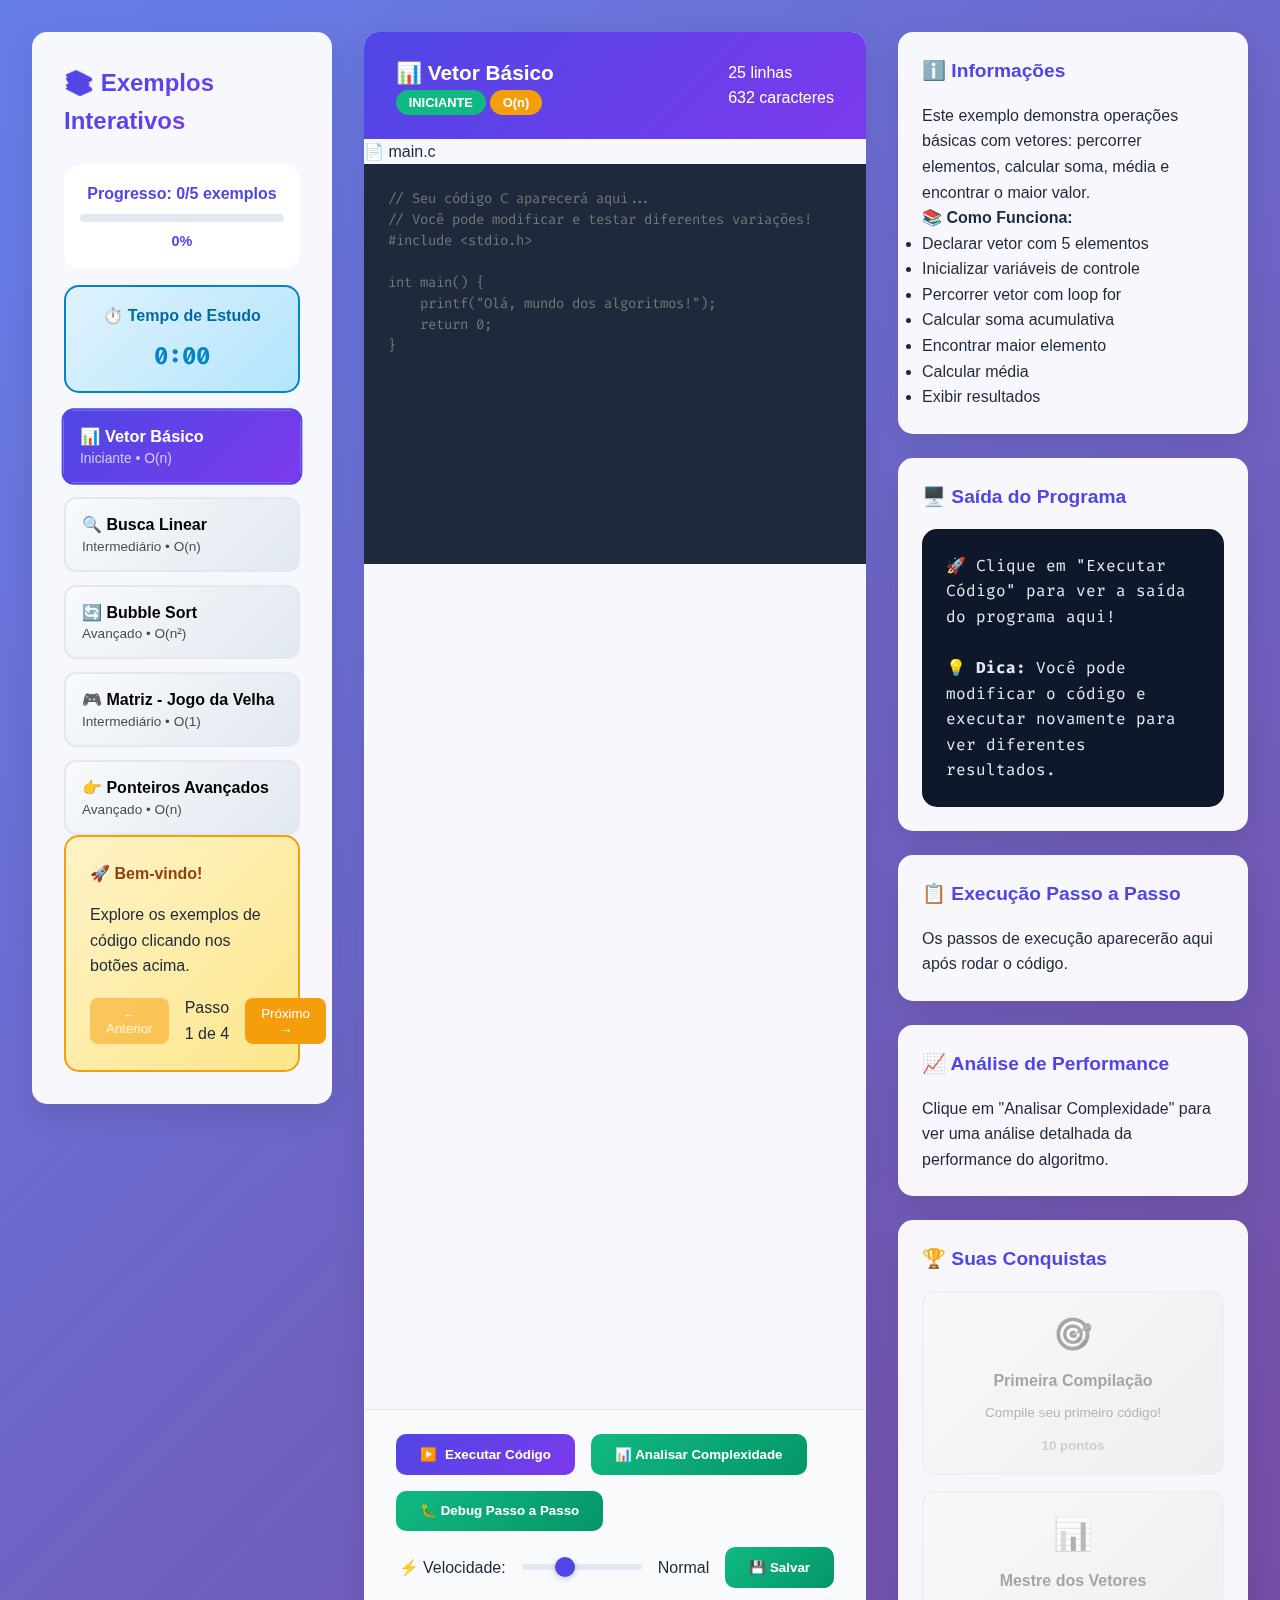
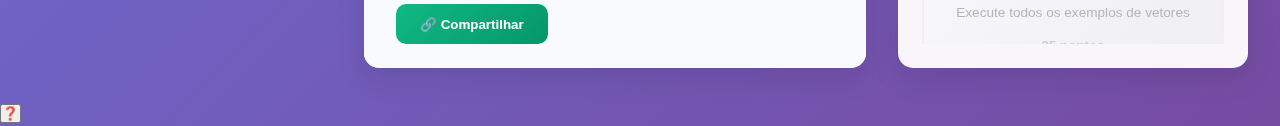
<file: index-avancado.html>
<!DOCTYPE html>
<html lang="pt-BR">
<head>
    <meta charset="UTF-8">
    <meta name="viewport" content="width=device-width, initial-scale=1.0">
    <title>🚀 Simulador Avançado - Algoritmos em C</title>
    <link rel="stylesheet" href="style-avancado.css">
    <link rel="preconnect" href="https://fonts.googleapis.com">
    <link rel="preconnect" href="https://fonts.gstatic.com" crossorigin>
    <link href="https://fonts.googleapis.com/css2?family=Fira+Code:wght@300;400;500;600&display=swap" rel="stylesheet">
    <meta name="description" content="Simulador interativo avançado para aprender algoritmos e estruturas de dados em C com sistema de conquistas, análise de complexidade e tutorial passo a passo.">
    <link rel="icon" href="data:image/svg+xml,<svg xmlns='http://www.w3.org/2000/svg' viewBox='0 0 100 100'><text y='.9em' font-size='90'>🎓</text></svg>">
</head>
<body>
    <div class="main-container">
        <!-- Painel Lateral Esquerdo -->
        <aside class="sidebar-left">
            <h2 class="sidebar-title">📚 Exemplos Interativos</h2>
            
            <!-- Indicador de Progresso -->
            <div id="progress-indicator" class="progress-indicator">
                <div class="progress-bar-container">
                    <div class="progress-label">Progresso: 0/5 exemplos</div>
                    <div class="progress-bar-background">
                        <div class="progress-bar-fill" style="width: 0%"></div>
                    </div>
                    <div class="progress-percentage">0%</div>
                </div>
            </div>
            
            <!-- Timer de Estudo -->
            <div class="study-timer">
                <h4>⏱️ Tempo de Estudo</h4>
                <div id="study-time" class="study-time">0:00</div>
            </div>
            
            <!-- Lista de Exemplos -->
            <div class="examples-list">
                <button class="example-btn active" data-example="vetor-basico">
                    <div class="example-btn-title">📊 Vetor Básico</div>
                    <div class="example-btn-subtitle">Iniciante • O(n)</div>
                </button>
                
                <button class="example-btn" data-example="busca-linear">
                    <div class="example-btn-title">🔍 Busca Linear</div>
                    <div class="example-btn-subtitle">Intermediário • O(n)</div>
                </button>
                
                <button class="example-btn" data-example="ordenacao-bubble">
                    <div class="example-btn-title">🔄 Bubble Sort</div>
                    <div class="example-btn-subtitle">Avançado • O(n²)</div>
                </button>
                
                <button class="example-btn" data-example="matriz-jogo">
                    <div class="example-btn-title">🎮 Matriz - Jogo da Velha</div>
                    <div class="example-btn-subtitle">Intermediário • O(1)</div>
                </button>
                
                <button class="example-btn" data-example="ponteiros-avancado">
                    <div class="example-btn-title">👉 Ponteiros Avançados</div>
                    <div class="example-btn-subtitle">Avançado • O(n)</div>
                </button>
            </div>
            
            <!-- Tutorial Interativo -->
            <div id="tutorial-container" class="tutorial-container">
                <div class="tutorial-step">
                    <h4>🚀 Bem-vindo!</h4>
                    <p>Explore os exemplos de código clicando nos botões acima.</p>
                    <div class="tutorial-controls">
                        <button onclick="previousTutorialStep()" disabled>← Anterior</button>
                        <span>Passo 1 de 4</span>
                        <button onclick="nextTutorialStep()">Próximo →</button>
                    </div>
                </div>
            </div>
        </aside>

        <!-- Área Principal do Editor -->
        <main class="editor-area">
            <!-- Cabeçalho do Editor -->
            <header class="editor-header">
                <div class="editor-title-section">
                    <h1 id="example-title" class="editor-title">📊 Vetor Básico</h1>
                    <div class="editor-badges">
                        <span id="example-difficulty" class="difficulty-badge difficulty iniciante">Iniciante</span>
                        <span id="example-complexity" class="complexity-badge complexity linear">O(n)</span>
                    </div>
                </div>
                <div class="editor-stats">
                    <div class="stat-item">
                        <span class="stat-value" id="lines-count">25</span>
                        <span class="stat-label">linhas</span>
                    </div>
                    <div class="stat-item">
                        <span class="stat-value" id="chars-count">632</span>
                        <span class="stat-label">caracteres</span>
                    </div>
                </div>
            </header>

            <!-- Container do Editor -->
            <div class="code-editor-container">
                <div class="editor-tabs">
                    <div class="tab active">
                        <span class="tab-icon">📄</span>
                        <span class="tab-name">main.c</span>
                    </div>
                </div>
                
                <textarea 
                    id="code-editor" 
                    class="code-editor" 
                    placeholder="// Seu código C aparecerá aqui...
// Você pode modificar e testar diferentes variações!
#include <stdio.h>

int main() {
    printf(&quot;Olá, mundo dos algoritmos!&quot;);
    return 0;
}"
                    spellcheck="false"
                    autocomplete="off"
                ></textarea>
                
                <!-- Números de linha -->
                <div class="line-numbers" id="line-numbers"></div>
            </div>

            <!-- Controles de Execução -->
            <div class="execution-controls">
                <button id="run-code" class="btn-primary">
                    <span>▶️</span>
                    <span>Executar Código</span>
                </button>
                
                <button id="analyze-complexity" class="btn-secondary">
                    <span>📊</span>
                    <span>Analisar Complexidade</span>
                </button>
                
                <button id="step-debug" class="btn-secondary">
                    <span>🐛</span>
                    <span>Debug Passo a Passo</span>
                </button>
                
                <div class="speed-control">
                    <label for="execution-speed">⚡ Velocidade:</label>
                    <input 
                        type="range" 
                        id="execution-speed" 
                        class="speed-slider" 
                        min="500" 
                        max="2000" 
                        value="1000"
                    >
                    <span id="speed-display" class="speed-display">Normal</span>
                </div>
                
                <button id="save-code" class="btn-secondary">
                    <span>💾</span>
                    <span>Salvar</span>
                </button>
                
                <button id="share-code" class="btn-secondary">
                    <span>🔗</span>
                    <span>Compartilhar</span>
                </button>
            </div>
        </main>

        <!-- Painel Lateral Direito -->
        <aside class="sidebar-right">
            <!-- Informações do Exemplo -->
            <div class="info-panel">
                <h3>ℹ️ Informações</h3>
                <p id="example-explanation">
                    Este exemplo demonstra operações básicas com vetores: percorrer elementos, 
                    calcular soma, média e encontrar o maior valor.
                </p>
                
                <div id="tutorial-info" class="tutorial-info">
                    <h4>📚 Como Funciona:</h4>
                    <ul>
                        <li>Declarar vetor com 5 elementos</li>
                        <li>Inicializar variáveis de controle</li>
                        <li>Percorrer vetor com loop for</li>
                        <li>Calcular soma acumulativa</li>
                        <li>Encontrar maior elemento</li>
                        <li>Calcular média</li>
                        <li>Exibir resultados</li>
                    </ul>
                </div>
            </div>

            <!-- Saída do Programa -->
            <div class="info-panel">
                <h3>🖥️ Saída do Programa</h3>
                <div id="output" class="output-area">
                    <div class="output-placeholder">
                        🚀 Clique em "Executar Código" para ver a saída do programa aqui!
                        <br><br>
                        💡 <strong>Dica:</strong> Você pode modificar o código e executar novamente para ver diferentes resultados.
                    </div>
                </div>
            </div>

            <!-- Passos de Execução -->
            <div class="info-panel">
                <h3>📋 Execução Passo a Passo</h3>
                <div id="execution-steps" class="execution-steps-container">
                    <p class="steps-placeholder">
                        Os passos de execução aparecerão aqui após rodar o código.
                    </p>
                </div>
            </div>

            <!-- Análise de Complexidade -->
            <div class="info-panel">
                <h3>📈 Análise de Performance</h3>
                <div id="complexity-analysis" class="complexity-analysis-container">
                    <p class="analysis-placeholder">
                        Clique em "Analisar Complexidade" para ver uma análise detalhada da performance do algoritmo.
                    </p>
                </div>
            </div>

            <!-- Sistema de Conquistas -->
            <div class="info-panel">
                <div id="achievements-container" class="achievements-container">
                    <h3>🏆 Suas Conquistas</h3>
                    <div class="achievements-grid">
                        <div class="achievement-card locked">
                            <span class="achievement-icon">🎯</span>
                            <h4>Primeira Compilação</h4>
                            <p>Compile seu primeiro código!</p>
                            <small>10 pontos</small>
                        </div>
                        
                        <div class="achievement-card locked">
                            <span class="achievement-icon">📊</span>
                            <h4>Mestre dos Vetores</h4>
                            <p>Execute todos os exemplos de vetores</p>
                            <small>25 pontos</small>
                        </div>
                        
                        <div class="achievement-card locked">
                            <span class="achievement-icon">🔍</span>
                            <h4>Explorador de Algoritmos</h4>
                            <p>Teste 5 algoritmos diferentes</p>
                            <small>30 pontos</small>
                        </div>
                        
                        <div class="achievement-card locked">
                            <span class="achievement-icon">📈</span>
                            <h4>Analista de Performance</h4>
                            <p>Analise complexidade de 5 algoritmos</p>
                            <small>40 pontos</small>
                        </div>
                        
                        <div class="achievement-card locked">
                            <span class="achievement-icon">⚡</span>
                            <h4>Otimizador de Código</h4>
                            <p>Melhore a eficiência de um algoritmo</p>
                            <small>50 pontos</small>
                        </div>
                        
                        <div class="achievement-card locked">
                            <span class="achievement-icon">🎓</span>
                            <h4>Graduado no Tutorial</h4>
                            <p>Complete todo o tutorial passo a passo</p>
                            <small>100 pontos</small>
                        </div>
                    </div>
                    <div class="total-points">Total: 0 pontos</div>
                </div>
            </div>
        </aside>
    </div>

    <!-- Modal de Compartilhamento -->
    <div id="share-modal" class="modal" style="display: none;">
        <div class="modal-content">
            <span class="close" onclick="closeShareModal()">&times;</span>
            <h2>🔗 Compartilhar Código</h2>
            <p>Use este link para compartilhar seu código:</p>
            <input type="text" id="share-link" readonly>
            <button onclick="copyShareLink()">📋 Copiar Link</button>
        </div>
    </div>

    <!-- Overlay de Loading -->
    <div id="loading-overlay" class="loading-overlay" style="display: none;">
        <div class="loading-content">
            <div class="loading-spinner"></div>
            <h3>🚀 Processando seu código...</h3>
            <p>Analisando algoritmo e preparando resultados</p>
        </div>
    </div>

    <!-- Hotkeys Help -->
    <div id="hotkeys-help" class="hotkeys-panel" style="display: none;">
        <h3>⌨️ Atalhos de Teclado</h3>
        <div class="hotkey-list">
            <div class="hotkey-item">
                <kbd>Ctrl</kbd> + <kbd>Enter</kbd>
                <span>Executar código</span>
            </div>
            <div class="hotkey-item">
                <kbd>Ctrl</kbd> + <kbd>S</kbd>
                <span>Salvar código</span>
            </div>
            <div class="hotkey-item">
                <kbd>Ctrl</kbd> + <kbd>K</kbd>
                <span>Analisar complexidade</span>
            </div>
            <div class="hotkey-item">
                <kbd>F1</kbd>
                <span>Mostrar/ocultar esta ajuda</span>
            </div>
        </div>
    </div>

    <!-- Botão de Ajuda -->
    <button id="help-button" class="help-button" onclick="toggleHotkeysHelp()">
        <span>❓</span>
    </button>

    <!-- Scripts -->
    <script src="script-avancado.js"></script>
    
    <!-- Analytics e Meta Tags Adicionais -->
    <script>
        // Configurações adicionais
        window.addEventListener('load', function() {
            console.log('🎓 Simulador Avançado de Algoritmos carregado!');
            
            // Verificar suporte a recursos modernos
            if ('serviceWorker' in navigator) {
                console.log('✅ Service Worker suportado');
            }
            
            if ('requestIdleCallback' in window) {
                requestIdleCallback(() => {
                    console.log('⚡ Sistema otimizado para performance');
                });
            }
        });

        // Atalhos de teclado globais
        document.addEventListener('keydown', function(e) {
            if (e.ctrlKey || e.metaKey) {
                switch(e.key) {
                    case 'Enter':
                        e.preventDefault();
                        executeCode();
                        break;
                    case 's':
                        e.preventDefault();
                        saveCode();
                        break;
                    case 'k':
                        e.preventDefault();
                        analyzeComplexity();
                        break;
                }
            }
            
            if (e.key === 'F1') {
                e.preventDefault();
                toggleHotkeysHelp();
            }
        });

        // Funções auxiliares
        function saveCode() {
            const code = document.getElementById('code-editor').value;
            localStorage.setItem('saved-code', code);
            showNotification('💾 Código salvo localmente!');
        }

        function toggleHotkeysHelp() {
            const help = document.getElementById('hotkeys-help');
            help.style.display = help.style.display === 'none' ? 'block' : 'none';
        }

        function showNotification(message) {
            // Implementar sistema de notificações
            console.log(message);
        }

        function closeShareModal() {
            document.getElementById('share-modal').style.display = 'none';
        }

        function copyShareLink() {
            const linkInput = document.getElementById('share-link');
            linkInput.select();
            document.execCommand('copy');
            showNotification('🔗 Link copiado para a área de transferência!');
        }
    </script>

    <!-- Meta Tags Adicionais para SEO e Redes Sociais -->
    <meta property="og:title" content="Simulador Avançado - Algoritmos em C">
    <meta property="og:description" content="Plataforma interativa para aprender algoritmos e estruturas de dados em C com sistema de conquistas e análise de complexidade.">
    <meta property="og:type" content="website">
    <meta property="og:image" content="/preview-image.png">
    <meta name="twitter:card" content="summary_large_image">
    <meta name="twitter:title" content="Simulador Avançado - Algoritmos em C">
    <meta name="twitter:description" content="Aprenda algoritmos de forma interativa com este simulador avançado!">
    
    <!-- Schema.org Structured Data -->
    <script type="application/ld+json">
    {
        "@context": "https://schema.org",
        "@type": "EducationalResource",
        "name": "Simulador Avançado - Algoritmos em C",
        "description": "Plataforma educacional interativa para ensino de algoritmos e estruturas de dados",
        "educationalLevel": "Intermediate",
        "learningResourceType": "Interactive Simulation",
        "programmingLanguage": "C",
        "url": "https://cordeirotelecom.github.io/portal-algoritmos-c/"
    }
    </script>
</body>
</html>
</file>
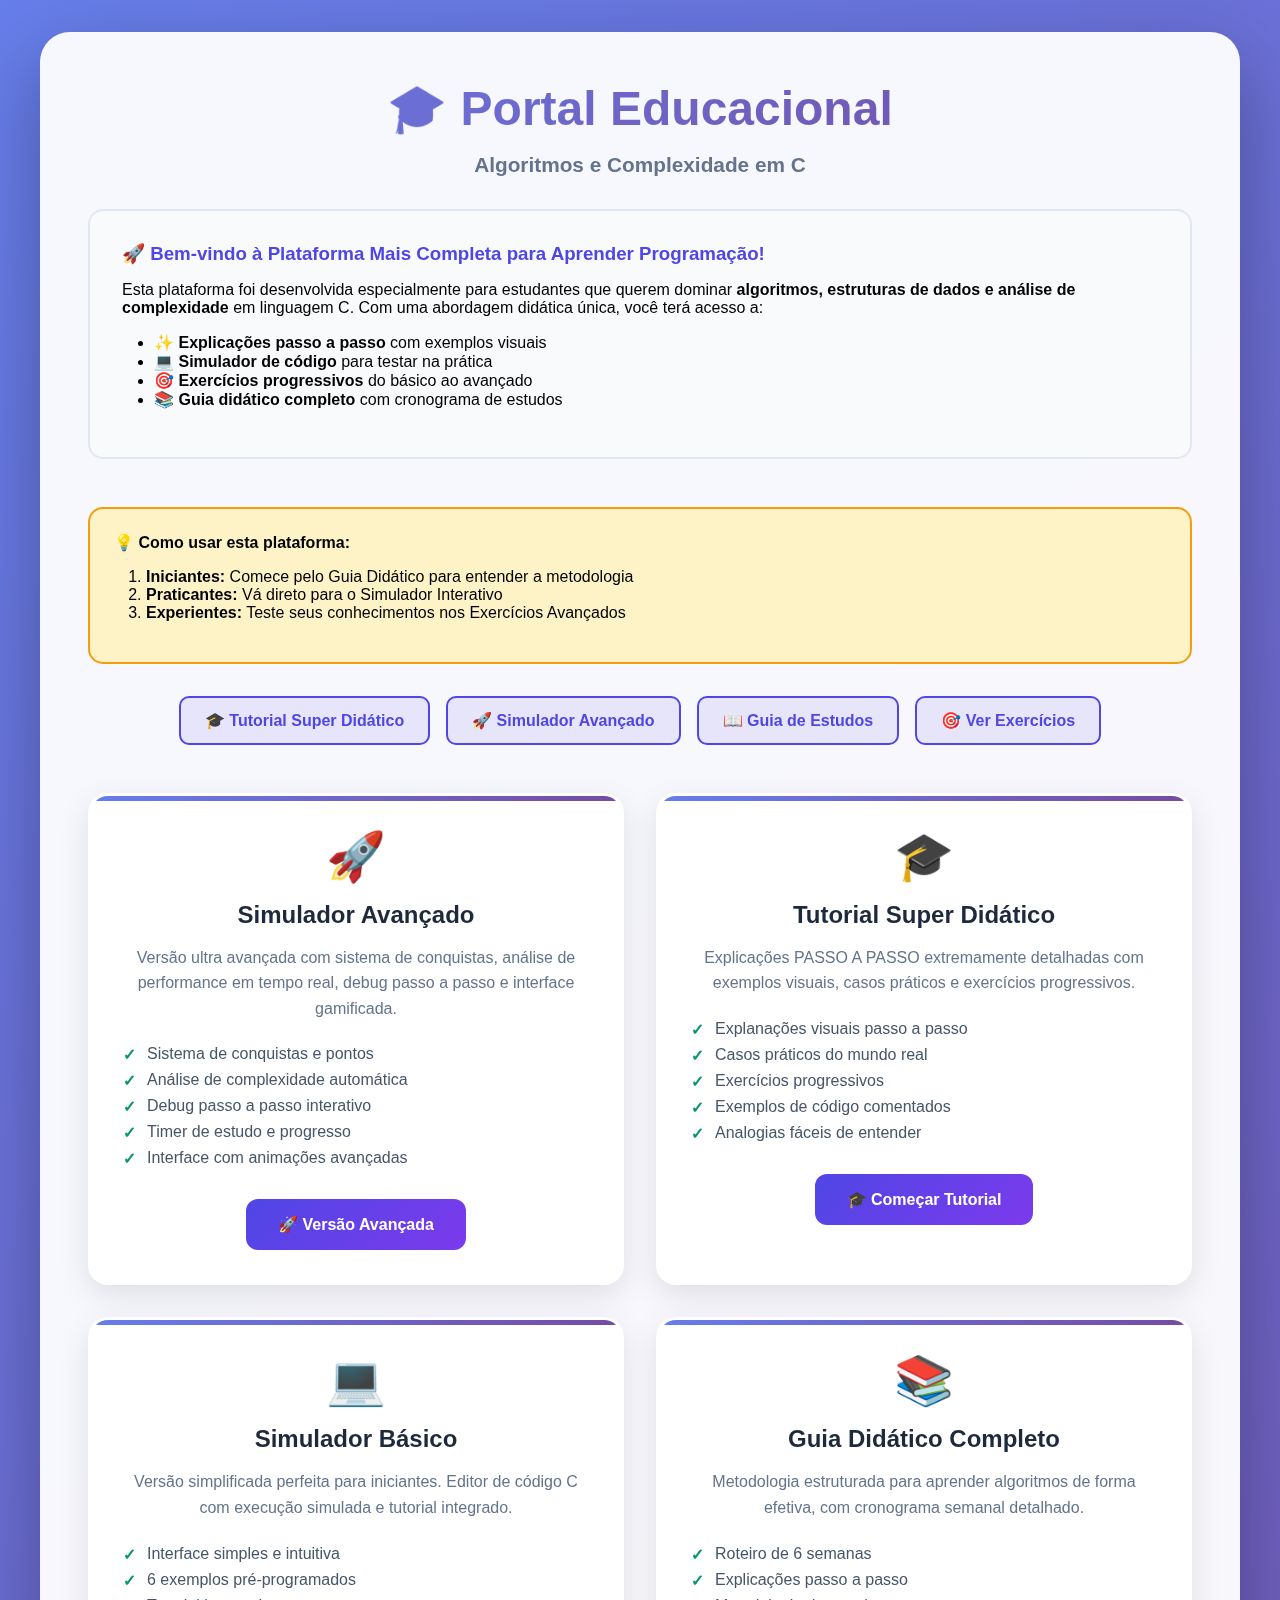
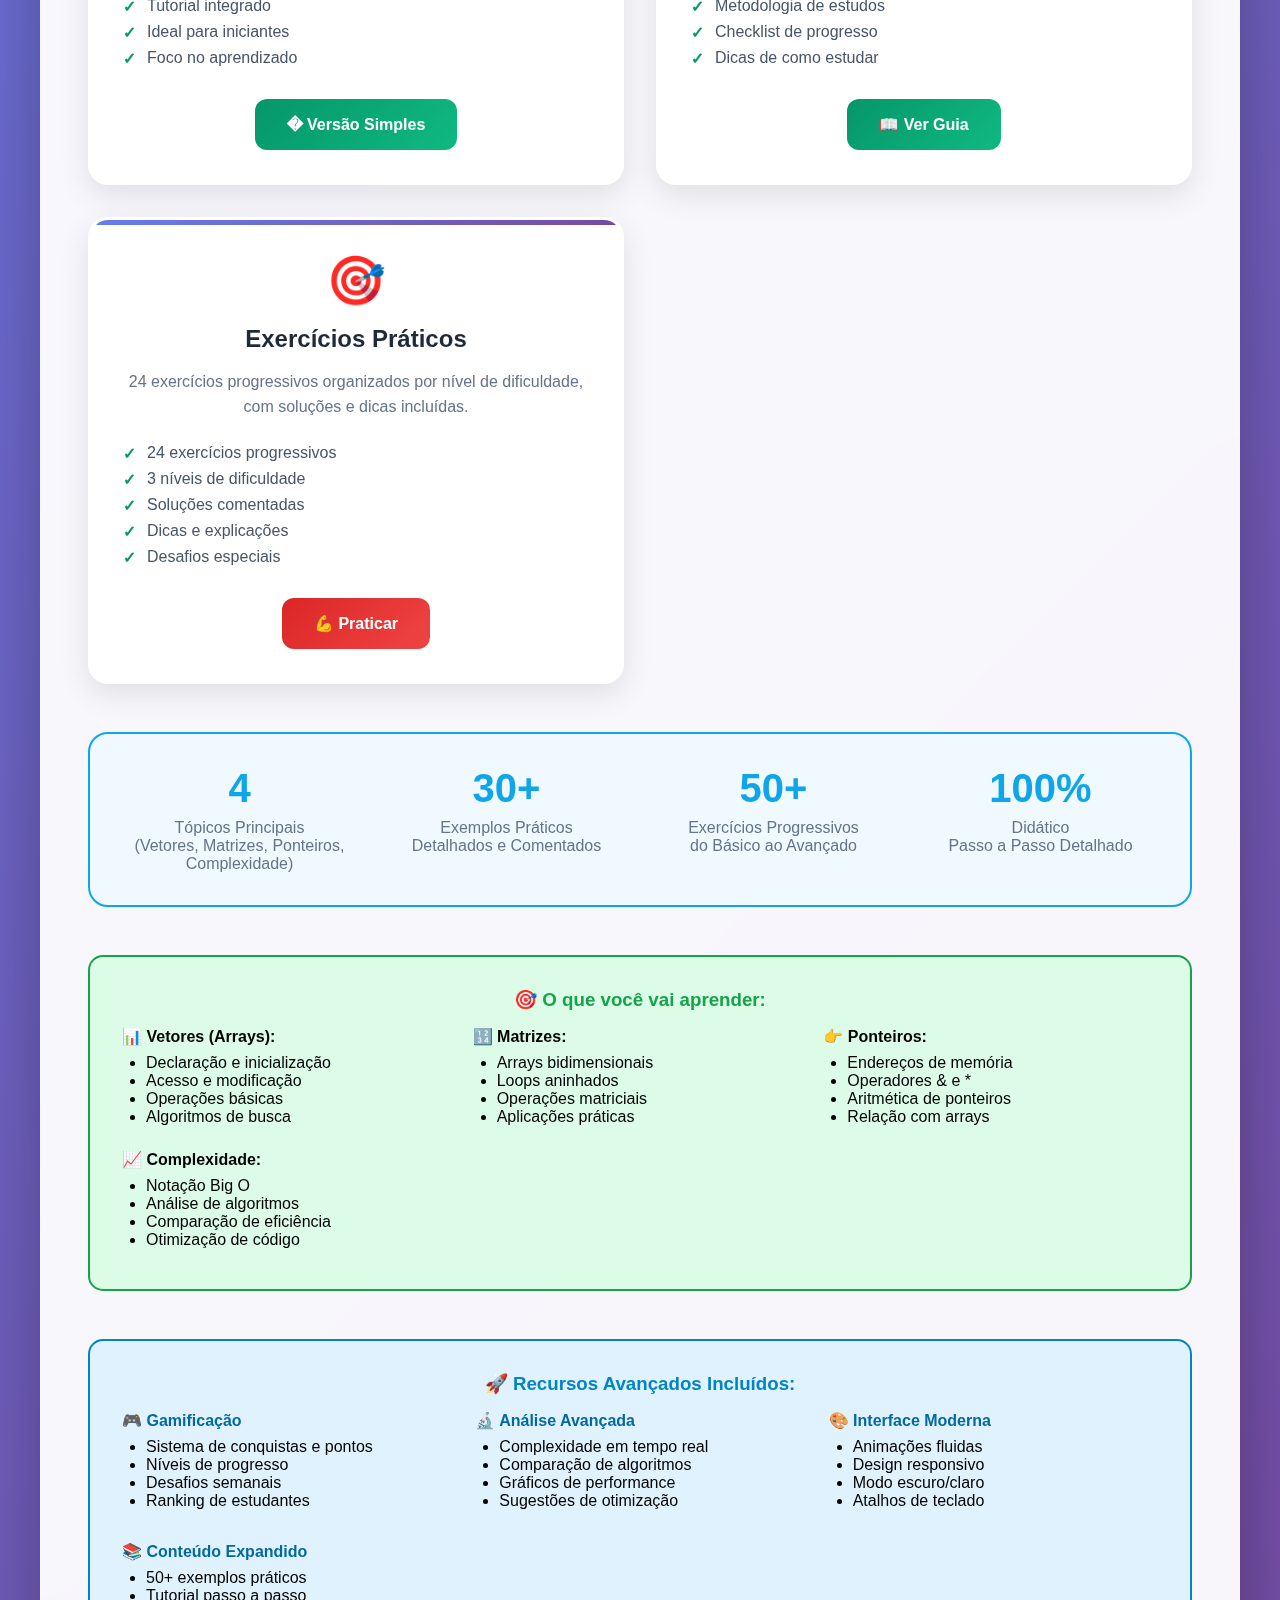
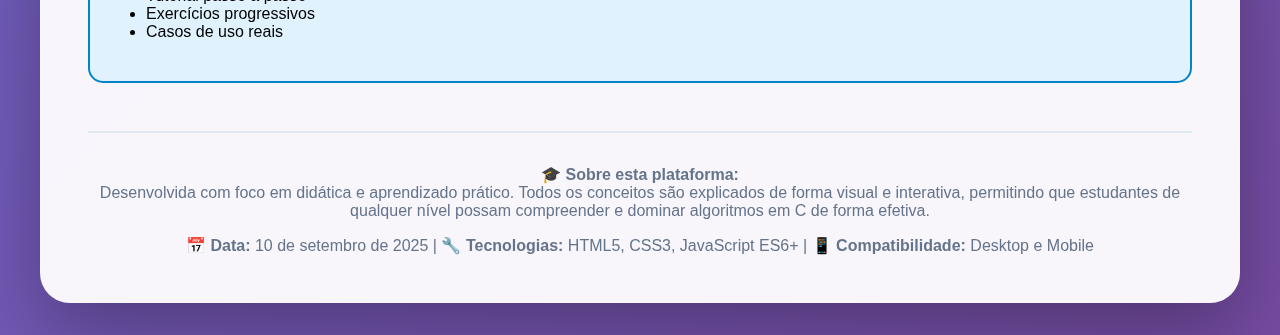
<file: portal.html>
<!DOCTYPE html>
<html lang="pt-BR">
<head>
    <meta charset="UTF-8">
    <meta name="viewport" content="width=device-width, initial-scale=1.0">
    <title>Portal Educacional - Algoritmos e Complexidade</title>
    <style>
        * {
            margin: 0;
            padding: 0;
            box-sizing: border-box;
        }

        body {
            font-family: 'Segoe UI', Tahoma, Geneva, Verdana, sans-serif;
            background: linear-gradient(135deg, #667eea 0%, #764ba2 100%);
            min-height: 100vh;
            display: flex;
            align-items: center;
            justify-content: center;
            padding: 2rem;
        }

        .portal-container {
            background: rgba(255, 255, 255, 0.95);
            backdrop-filter: blur(10px);
            border-radius: 30px;
            padding: 3rem;
            box-shadow: 0 30px 80px rgba(0, 0, 0, 0.3);
            max-width: 1200px;
            width: 100%;
            text-align: center;
        }

        .portal-header {
            margin-bottom: 3rem;
        }

        .portal-title {
            font-size: 3rem;
            background: linear-gradient(135deg, #667eea, #764ba2);
            -webkit-background-clip: text;
            -webkit-text-fill-color: transparent;
            background-clip: text;
            margin-bottom: 1rem;
            font-weight: bold;
        }

        .portal-subtitle {
            font-size: 1.3rem;
            color: #64748b;
            margin-bottom: 2rem;
        }

        .portal-description {
            background: #f8fafc;
            border: 2px solid #e2e8f0;
            border-radius: 15px;
            padding: 2rem;
            margin: 2rem 0;
            text-align: left;
        }

        .cards-grid {
            display: grid;
            grid-template-columns: repeat(auto-fit, minmax(350px, 1fr));
            gap: 2rem;
            margin: 3rem 0;
        }

        .portal-card {
            background: white;
            border-radius: 20px;
            padding: 2rem;
            box-shadow: 0 10px 30px rgba(0, 0, 0, 0.1);
            transition: all 0.3s ease;
            border: 3px solid transparent;
            position: relative;
            overflow: hidden;
        }

        .portal-card::before {
            content: '';
            position: absolute;
            top: 0;
            left: 0;
            right: 0;
            height: 5px;
            background: linear-gradient(90deg, #667eea, #764ba2);
        }

        .portal-card:hover {
            transform: translateY(-10px);
            box-shadow: 0 20px 50px rgba(0, 0, 0, 0.2);
            border-color: #4f46e5;
        }

        .card-icon {
            font-size: 3rem;
            margin-bottom: 1rem;
            display: block;
        }

        .card-title {
            font-size: 1.5rem;
            color: #1e293b;
            margin-bottom: 1rem;
            font-weight: bold;
        }

        .card-description {
            color: #64748b;
            margin-bottom: 1.5rem;
            line-height: 1.6;
        }

        .card-features {
            list-style: none;
            text-align: left;
            margin: 1rem 0;
        }

        .card-features li {
            color: #475569;
            margin: 0.5rem 0;
            padding-left: 1.5rem;
            position: relative;
        }

        .card-features li::before {
            content: '✓';
            position: absolute;
            left: 0;
            color: #059669;
            font-weight: bold;
        }

        .card-button {
            display: inline-block;
            background: linear-gradient(135deg, #4f46e5, #7c3aed);
            color: white;
            text-decoration: none;
            padding: 1rem 2rem;
            border-radius: 12px;
            font-weight: bold;
            transition: all 0.3s ease;
            margin-top: 1rem;
        }

        .card-button:hover {
            transform: translateY(-2px);
            box-shadow: 0 10px 25px rgba(79, 70, 229, 0.3);
        }

        .card-button.secondary {
            background: linear-gradient(135deg, #059669, #10b981);
        }

        .card-button.tertiary {
            background: linear-gradient(135deg, #dc2626, #ef4444);
        }

        .portal-stats {
            background: #f0f9ff;
            border: 2px solid #0ea5e9;
            border-radius: 20px;
            padding: 2rem;
            margin: 3rem 0;
            display: grid;
            grid-template-columns: repeat(auto-fit, minmax(200px, 1fr));
            gap: 2rem;
        }

        .stat-item {
            text-align: center;
        }

        .stat-number {
            font-size: 2.5rem;
            font-weight: bold;
            color: #0ea5e9;
            display: block;
        }

        .stat-label {
            color: #64748b;
            margin-top: 0.5rem;
        }

        .portal-footer {
            margin-top: 3rem;
            padding-top: 2rem;
            border-top: 2px solid #e2e8f0;
            color: #64748b;
        }

        @media (max-width: 768px) {
            .portal-title {
                font-size: 2rem;
            }
            
            .cards-grid {
                grid-template-columns: 1fr;
            }
            
            .portal-container {
                padding: 2rem;
                margin: 1rem;
            }
        }

        .navigation-hint {
            background: #fef3c7;
            border: 2px solid #f59e0b;
            border-radius: 15px;
            padding: 1.5rem;
            margin: 2rem 0;
            text-align: left;
        }

        .quick-access {
            display: flex;
            justify-content: center;
            gap: 1rem;
            margin: 2rem 0;
            flex-wrap: wrap;
        }

        .quick-btn {
            background: rgba(79, 70, 229, 0.1);
            color: #4f46e5;
            border: 2px solid #4f46e5;
            padding: 0.8rem 1.5rem;
            border-radius: 10px;
            text-decoration: none;
            font-weight: bold;
            transition: all 0.3s ease;
        }

        .quick-btn:hover {
            background: #4f46e5;
            color: white;
        }
    </style>
</head>
<body>
    <div class="portal-container">
        <div class="portal-header">
            <h1 class="portal-title">🎓 Portal Educacional</h1>
            <h2 class="portal-subtitle">Algoritmos e Complexidade em C</h2>
            
            <div class="portal-description">
                <h3 style="color: #4f46e5; margin-bottom: 1rem;">🚀 Bem-vindo à Plataforma Mais Completa para Aprender Programação!</h3>
                <p>
                    Esta plataforma foi desenvolvida especialmente para estudantes que querem dominar 
                    <strong>algoritmos, estruturas de dados e análise de complexidade</strong> em linguagem C. 
                    Com uma abordagem didática única, você terá acesso a:
                </p>
                <ul style="margin: 1rem 0; padding-left: 2rem;">
                    <li>✨ <strong>Explicações passo a passo</strong> com exemplos visuais</li>
                    <li>💻 <strong>Simulador de código</strong> para testar na prática</li>
                    <li>🎯 <strong>Exercícios progressivos</strong> do básico ao avançado</li>
                    <li>📚 <strong>Guia didático completo</strong> com cronograma de estudos</li>
                </ul>
            </div>
        </div>

        <div class="navigation-hint">
            <strong>💡 Como usar esta plataforma:</strong>
            <ol style="margin: 1rem 0; padding-left: 2rem;">
                <li><strong>Iniciantes:</strong> Comece pelo Guia Didático para entender a metodologia</li>
                <li><strong>Praticantes:</strong> Vá direto para o Simulador Interativo</li>
                <li><strong>Experientes:</strong> Teste seus conhecimentos nos Exercícios Avançados</li>
            </ol>
        </div>

        <div class="quick-access">
            <a href="tutorial-didatico.html" class="quick-btn">🎓 Tutorial Super Didático</a>
            <a href="index-avancado.html" class="quick-btn">🚀 Simulador Avançado</a>
            <a href="guia-didatico.html" class="quick-btn">📖 Guia de Estudos</a>
            <a href="exercicios.html" class="quick-btn">🎯 Ver Exercícios</a>
        </div>

        <div class="cards-grid">
            <!-- Card 0: Simulador Avançado -->
            <div class="portal-card">
                <span class="card-icon">🚀</span>
                <h3 class="card-title">Simulador Avançado</h3>
                <p class="card-description">
                    Versão ultra avançada com sistema de conquistas, análise de performance em tempo real, debug passo a passo e interface gamificada.
                </p>
                <ul class="card-features">
                    <li>Sistema de conquistas e pontos</li>
                    <li>Análise de complexidade automática</li>
                    <li>Debug passo a passo interativo</li>
                    <li>Timer de estudo e progresso</li>
                    <li>Interface com animações avançadas</li>
                </ul>
                <a href="index-avancado.html" class="card-button">🚀 Versão Avançada</a>
            </div>

            <!-- Card 1: Tutorial Super Didático -->
            <div class="portal-card">
                <span class="card-icon">🎓</span>
                <h3 class="card-title">Tutorial Super Didático</h3>
                <p class="card-description">
                    Explicações PASSO A PASSO extremamente detalhadas com exemplos visuais, casos práticos e exercícios progressivos.
                </p>
                <ul class="card-features">
                    <li>Explanações visuais passo a passo</li>
                    <li>Casos práticos do mundo real</li>
                    <li>Exercícios progressivos</li>
                    <li>Exemplos de código comentados</li>
                    <li>Analogias fáceis de entender</li>
                </ul>
                <a href="tutorial-didatico.html" class="card-button">🎓 Começar Tutorial</a>
            </div>

            <!-- Card 2: Simulador Básico -->
            <div class="portal-card">
                <span class="card-icon">💻</span>
                <h3 class="card-title">Simulador Básico</h3>
                <p class="card-description">
                    Versão simplificada perfeita para iniciantes. Editor de código C com execução simulada e tutorial integrado.
                </p>
                <ul class="card-features">
                    <li>Interface simples e intuitiva</li>
                    <li>6 exemplos pré-programados</li>
                    <li>Tutorial integrado</li>
                    <li>Ideal para iniciantes</li>
                    <li>Foco no aprendizado</li>
                </ul>
                <a href="index.html" class="card-button secondary">� Versão Simples</a>
            </div>

            <!-- Card 2: Guia Didático -->
            <div class="portal-card">
                <span class="card-icon">📚</span>
                <h3 class="card-title">Guia Didático Completo</h3>
                <p class="card-description">
                    Metodologia estruturada para aprender algoritmos de forma efetiva, com cronograma semanal detalhado.
                </p>
                <ul class="card-features">
                    <li>Roteiro de 6 semanas</li>
                    <li>Explicações passo a passo</li>
                    <li>Metodologia de estudos</li>
                    <li>Checklist de progresso</li>
                    <li>Dicas de como estudar</li>
                </ul>
                <a href="guia-didatico.html" class="card-button secondary">📖 Ver Guia</a>
            </div>

            <!-- Card 3: Exercícios Práticos -->
            <div class="portal-card">
                <span class="card-icon">🎯</span>
                <h3 class="card-title">Exercícios Práticos</h3>
                <p class="card-description">
                    24 exercícios progressivos organizados por nível de dificuldade, com soluções e dicas incluídas.
                </p>
                <ul class="card-features">
                    <li>24 exercícios progressivos</li>
                    <li>3 níveis de dificuldade</li>
                    <li>Soluções comentadas</li>
                    <li>Dicas e explicações</li>
                    <li>Desafios especiais</li>
                </ul>
                <a href="exercicios.html" class="card-button tertiary">💪 Praticar</a>
            </div>
        </div>

        <div class="portal-stats">
            <div class="stat-item">
                <span class="stat-number">4</span>
                <div class="stat-label">Tópicos Principais<br>(Vetores, Matrizes, Ponteiros, Complexidade)</div>
            </div>
            <div class="stat-item">
                <span class="stat-number">30+</span>
                <div class="stat-label">Exemplos Práticos<br>Detalhados e Comentados</div>
            </div>
            <div class="stat-item">
                <span class="stat-number">50+</span>
                <div class="stat-label">Exercícios Progressivos<br>do Básico ao Avançado</div>
            </div>
            <div class="stat-item">
                <span class="stat-number">100%</span>
                <div class="stat-label">Didático<br>Passo a Passo Detalhado</div>
            </div>
        </div>

        <div style="background: #dcfce7; border: 2px solid #16a34a; border-radius: 15px; padding: 2rem; margin: 3rem 0;">
            <h3 style="color: #16a34a; margin-bottom: 1rem;">🎯 O que você vai aprender:</h3>
            <div style="display: grid; grid-template-columns: repeat(auto-fit, minmax(250px, 1fr)); gap: 1rem; text-align: left;">
                <div>
                    <strong>📊 Vetores (Arrays):</strong>
                    <ul style="margin: 0.5rem 0; padding-left: 1.5rem;">
                        <li>Declaração e inicialização</li>
                        <li>Acesso e modificação</li>
                        <li>Operações básicas</li>
                        <li>Algoritmos de busca</li>
                    </ul>
                </div>
                <div>
                    <strong>🔢 Matrizes:</strong>
                    <ul style="margin: 0.5rem 0; padding-left: 1.5rem;">
                        <li>Arrays bidimensionais</li>
                        <li>Loops aninhados</li>
                        <li>Operações matriciais</li>
                        <li>Aplicações práticas</li>
                    </ul>
                </div>
                <div>
                    <strong>👉 Ponteiros:</strong>
                    <ul style="margin: 0.5rem 0; padding-left: 1.5rem;">
                        <li>Endereços de memória</li>
                        <li>Operadores & e *</li>
                        <li>Aritmética de ponteiros</li>
                        <li>Relação com arrays</li>
                    </ul>
                </div>
                <div>
                    <strong>📈 Complexidade:</strong>
                    <ul style="margin: 0.5rem 0; padding-left: 1.5rem;">
                        <li>Notação Big O</li>
                        <li>Análise de algoritmos</li>
                        <li>Comparação de eficiência</li>
                        <li>Otimização de código</li>
                    </ul>
                </div>
            </div>
        </div>

        <div style="background: #e0f2fe; border: 2px solid #0284c7; border-radius: 15px; padding: 2rem; margin: 3rem 0;">
            <h3 style="color: #0284c7; margin-bottom: 1rem;">🚀 Recursos Avançados Incluídos:</h3>
            <div style="display: grid; grid-template-columns: repeat(auto-fit, minmax(300px, 1fr)); gap: 1.5rem; text-align: left;">
                <div>
                    <h4 style="color: #0369a1; margin-bottom: 0.5rem;">🎮 Gamificação</h4>
                    <ul style="margin: 0.5rem 0; padding-left: 1.5rem;">
                        <li>Sistema de conquistas e pontos</li>
                        <li>Níveis de progresso</li>
                        <li>Desafios semanais</li>
                        <li>Ranking de estudantes</li>
                    </ul>
                </div>
                <div>
                    <h4 style="color: #0369a1; margin-bottom: 0.5rem;">🔬 Análise Avançada</h4>
                    <ul style="margin: 0.5rem 0; padding-left: 1.5rem;">
                        <li>Complexidade em tempo real</li>
                        <li>Comparação de algoritmos</li>
                        <li>Gráficos de performance</li>
                        <li>Sugestões de otimização</li>
                    </ul>
                </div>
                <div>
                    <h4 style="color: #0369a1; margin-bottom: 0.5rem;">🎨 Interface Moderna</h4>
                    <ul style="margin: 0.5rem 0; padding-left: 1.5rem;">
                        <li>Animações fluidas</li>
                        <li>Design responsivo</li>
                        <li>Modo escuro/claro</li>
                        <li>Atalhos de teclado</li>
                    </ul>
                </div>
                <div>
                    <h4 style="color: #0369a1; margin-bottom: 0.5rem;">📚 Conteúdo Expandido</h4>
                    <ul style="margin: 0.5rem 0; padding-left: 1.5rem;">
                        <li>50+ exemplos práticos</li>
                        <li>Tutorial passo a passo</li>
                        <li>Exercícios progressivos</li>
                        <li>Casos de uso reais</li>
                    </ul>
                </div>
            </div>
        </div>

        <div class="portal-footer">
            <p><strong>🎓 Sobre esta plataforma:</strong></p>
            <p>
                Desenvolvida com foco em didática e aprendizado prático. Todos os conceitos são explicados 
                de forma visual e interativa, permitindo que estudantes de qualquer nível possam 
                compreender e dominar algoritmos em C de forma efetiva.
            </p>
            <p style="margin-top: 1rem;">
                <strong>📅 Data:</strong> 10 de setembro de 2025 |
                <strong>🔧 Tecnologias:</strong> HTML5, CSS3, JavaScript ES6+ |
                <strong>📱 Compatibilidade:</strong> Desktop e Mobile
            </p>
        </div>
    </div>
</body>
</html>
</file>
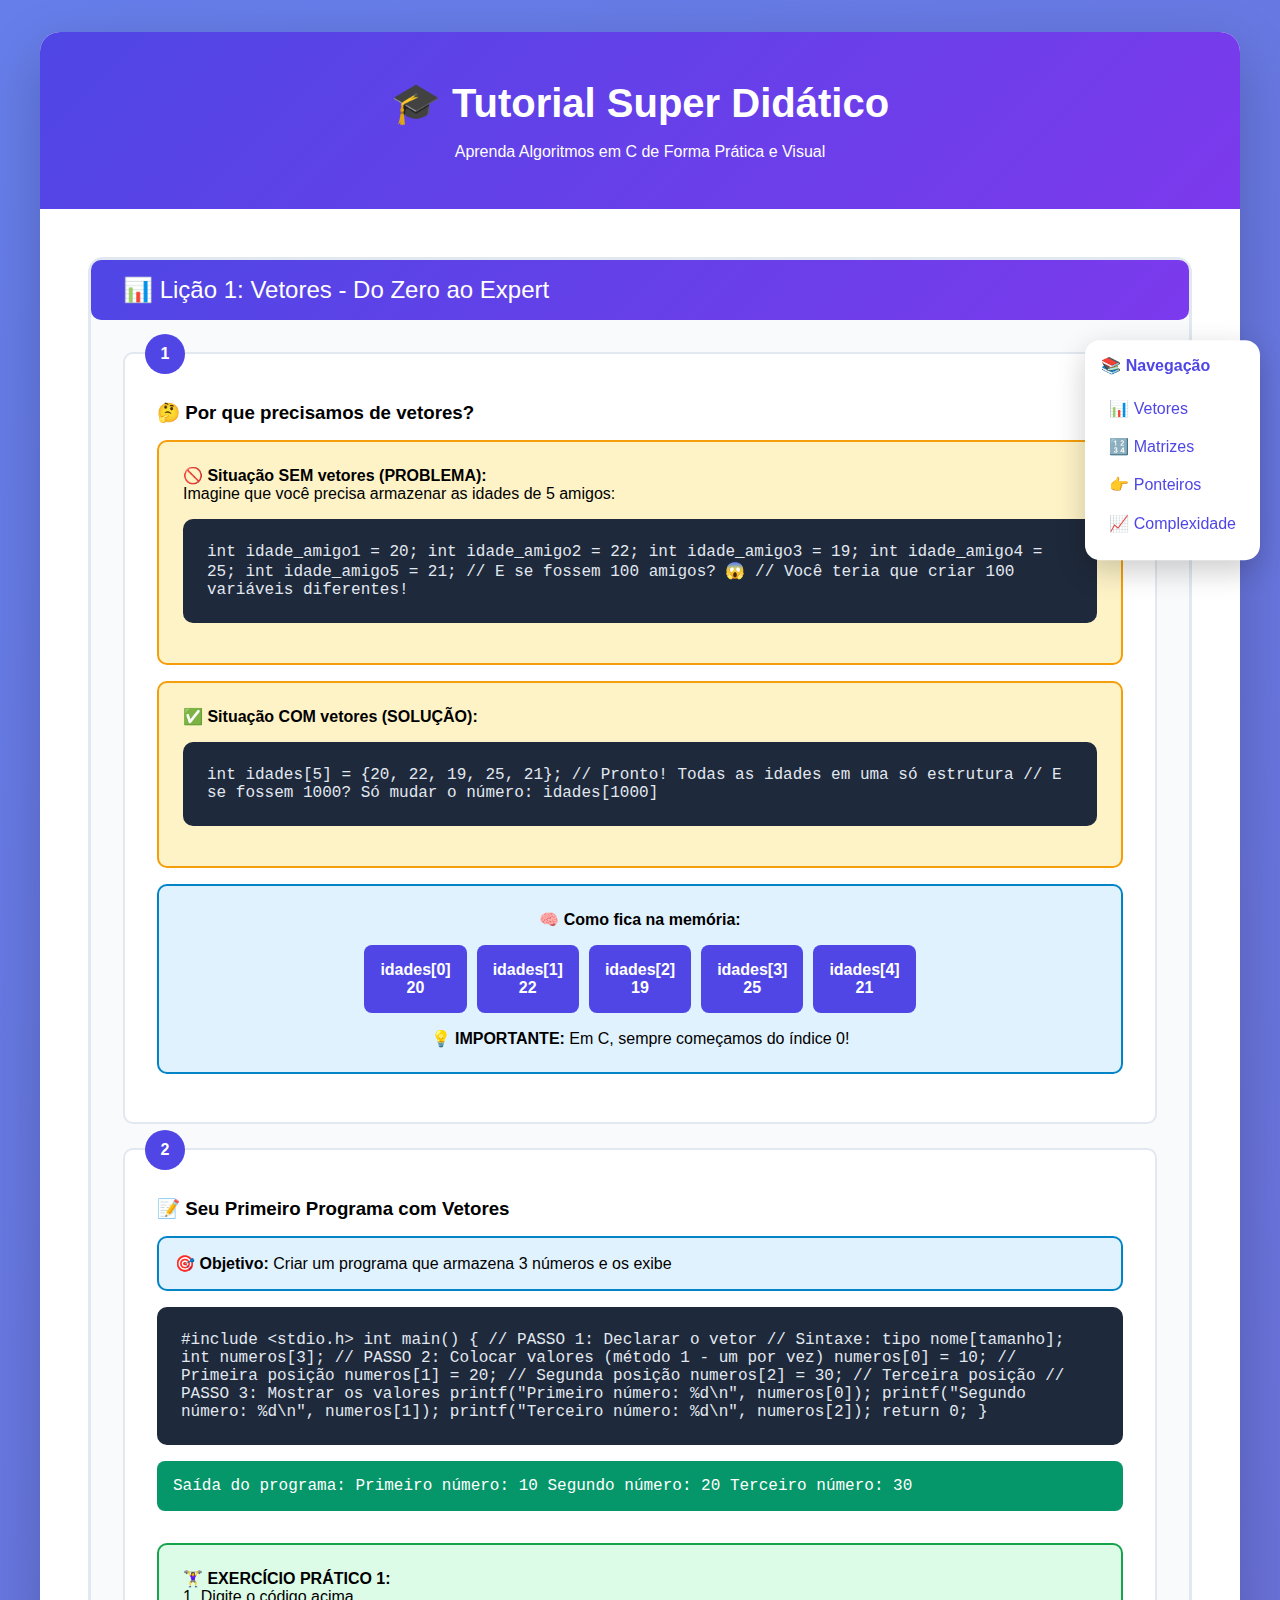
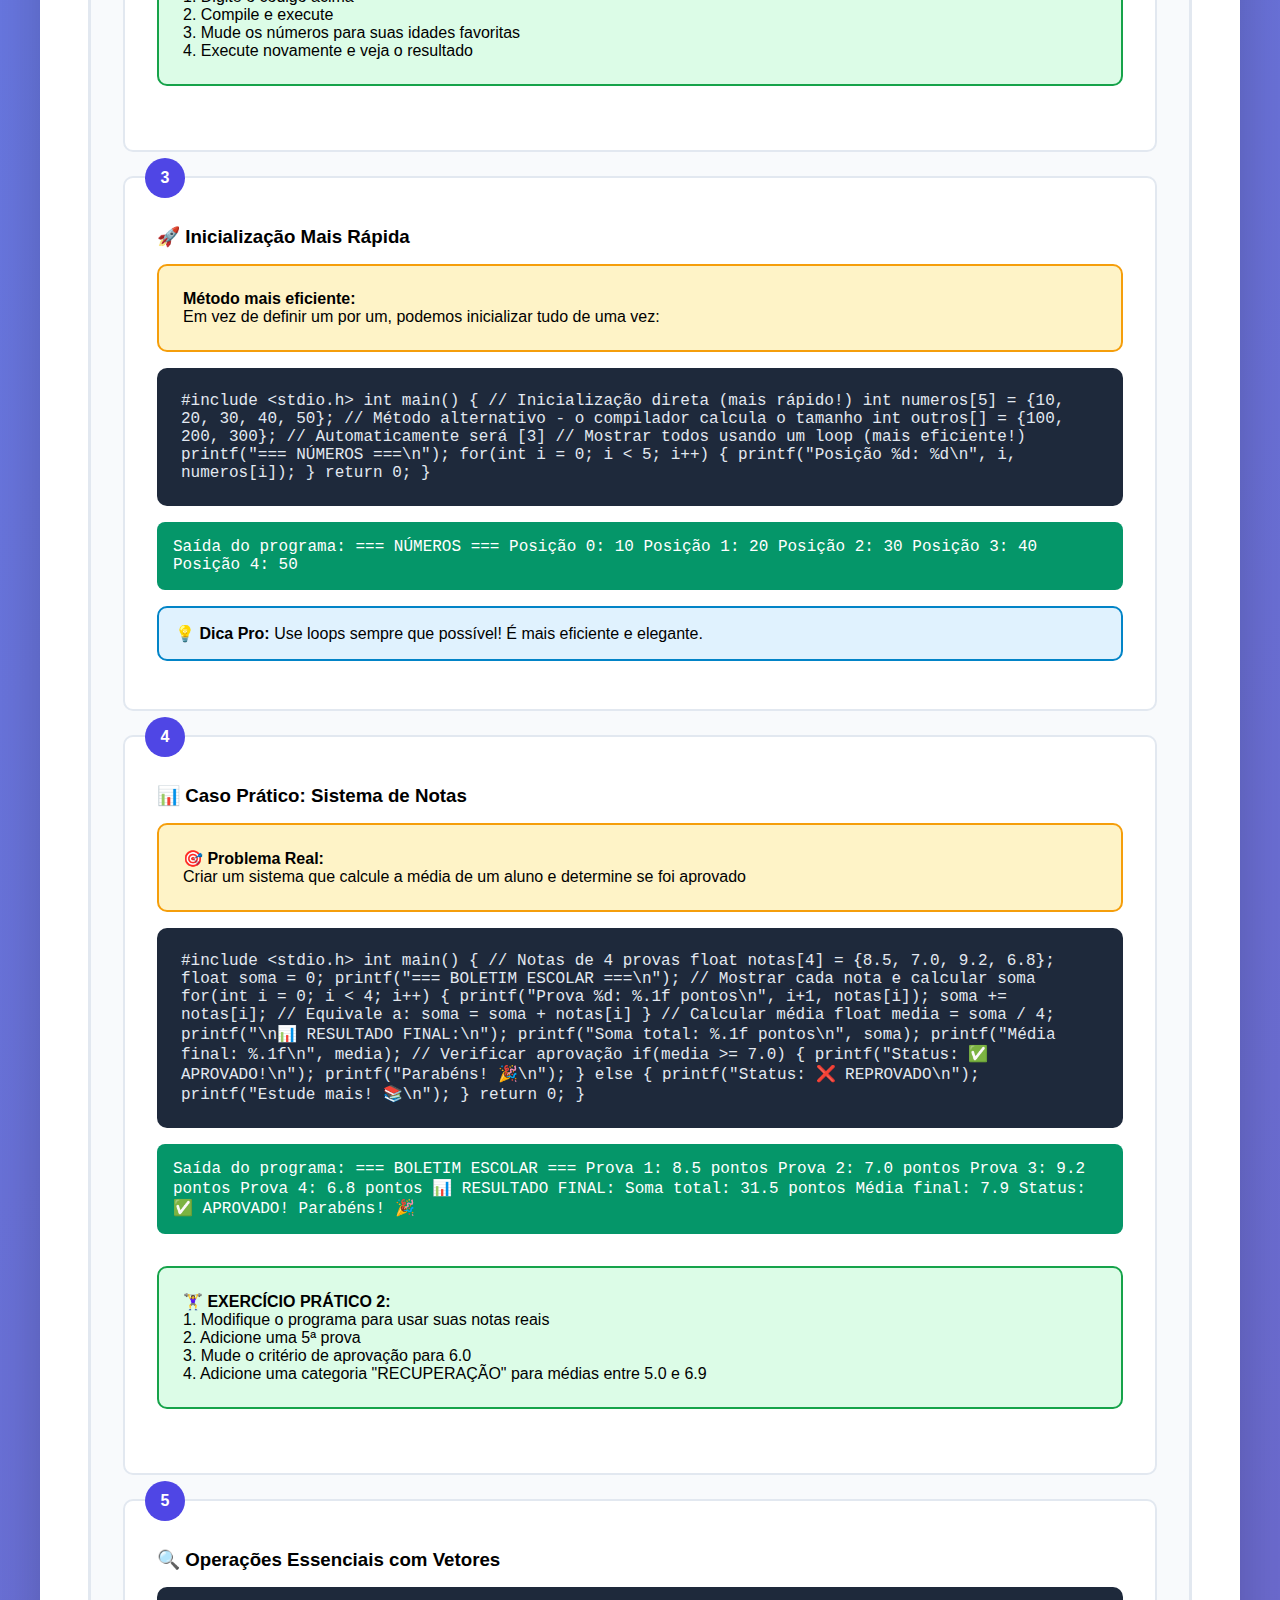
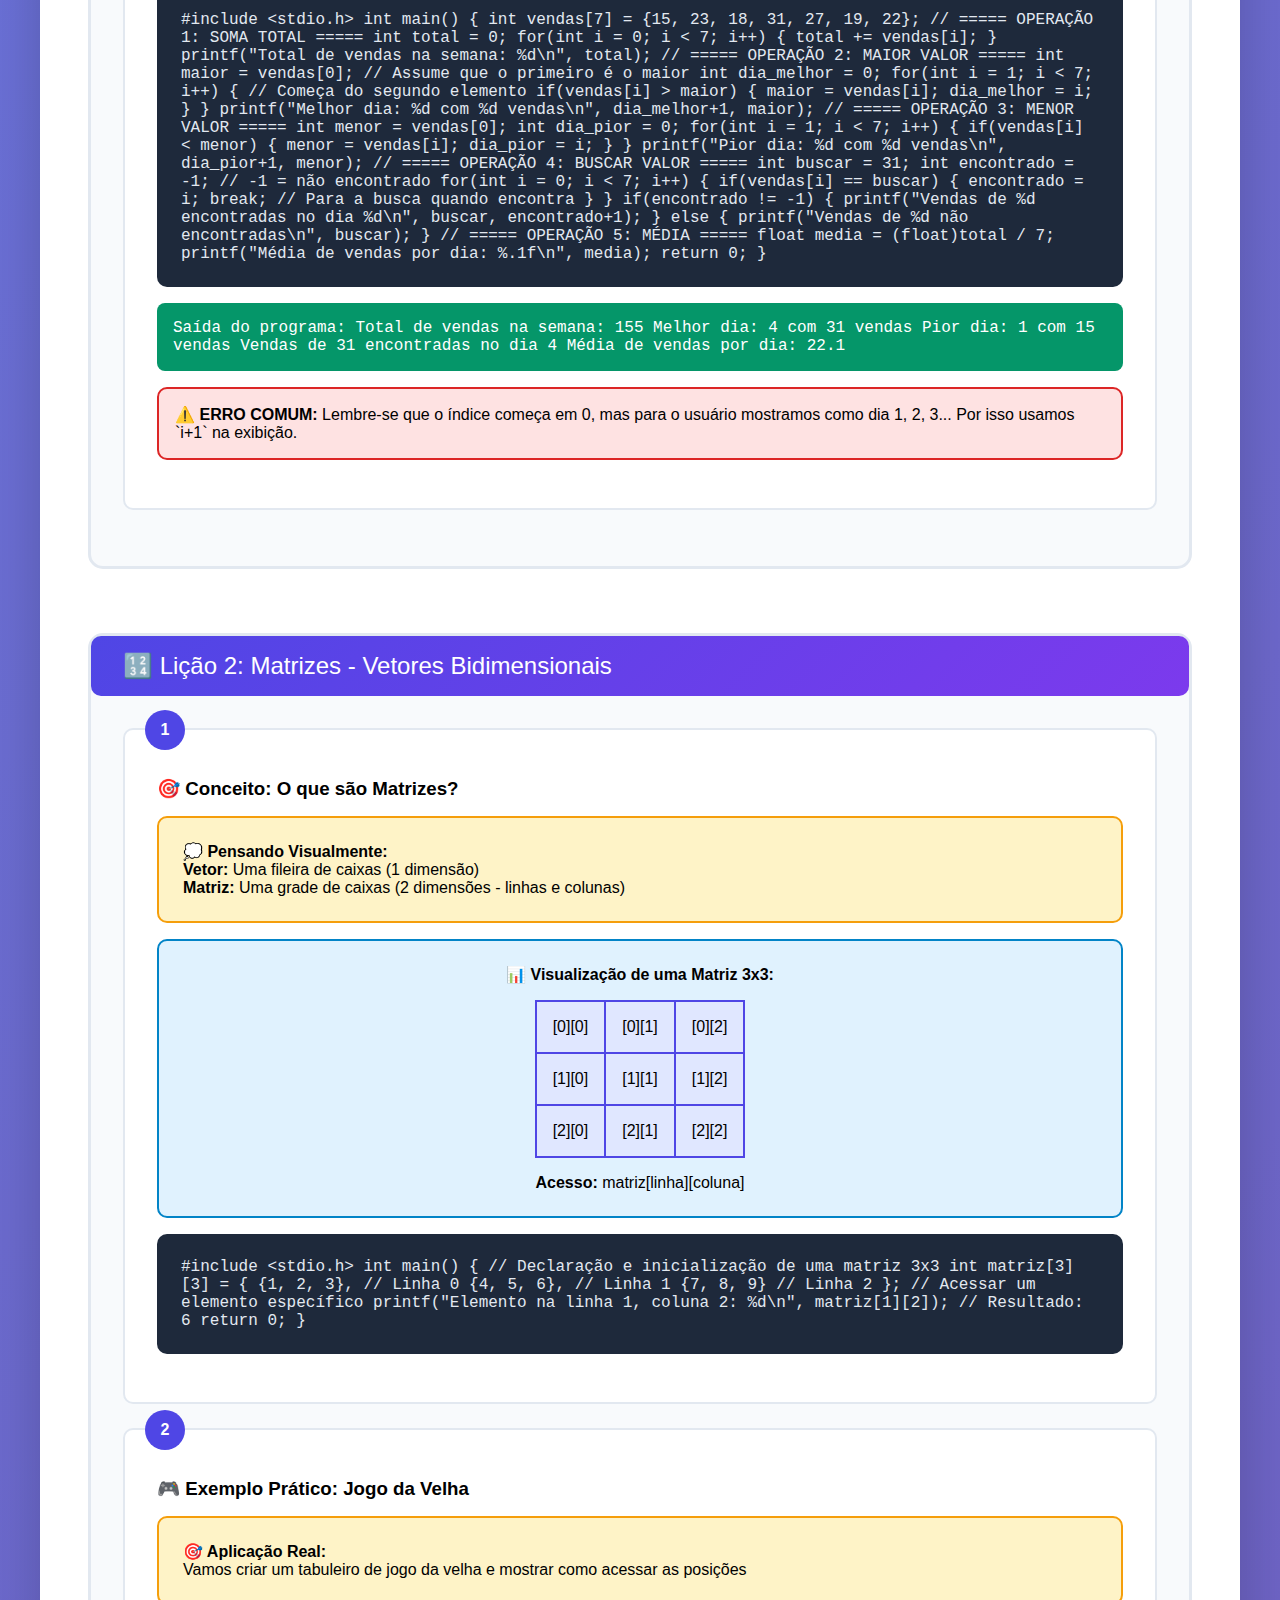
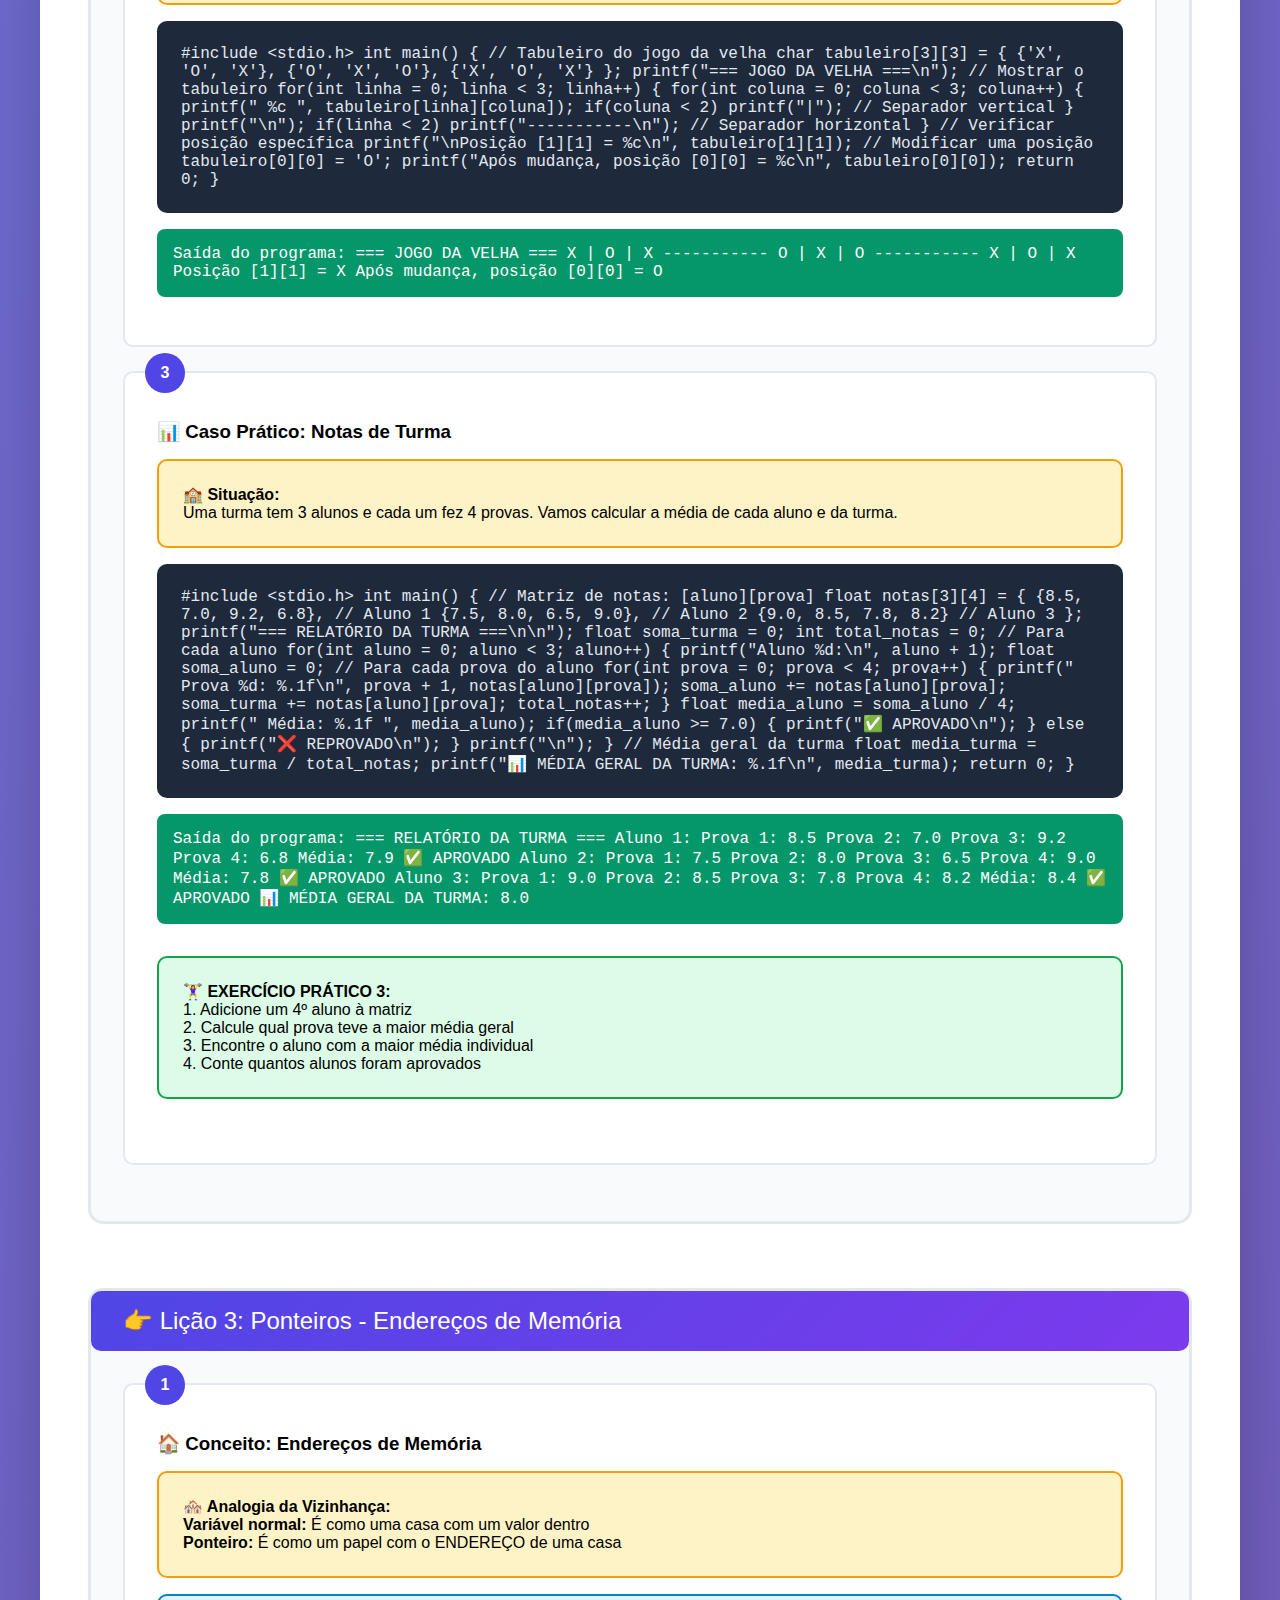
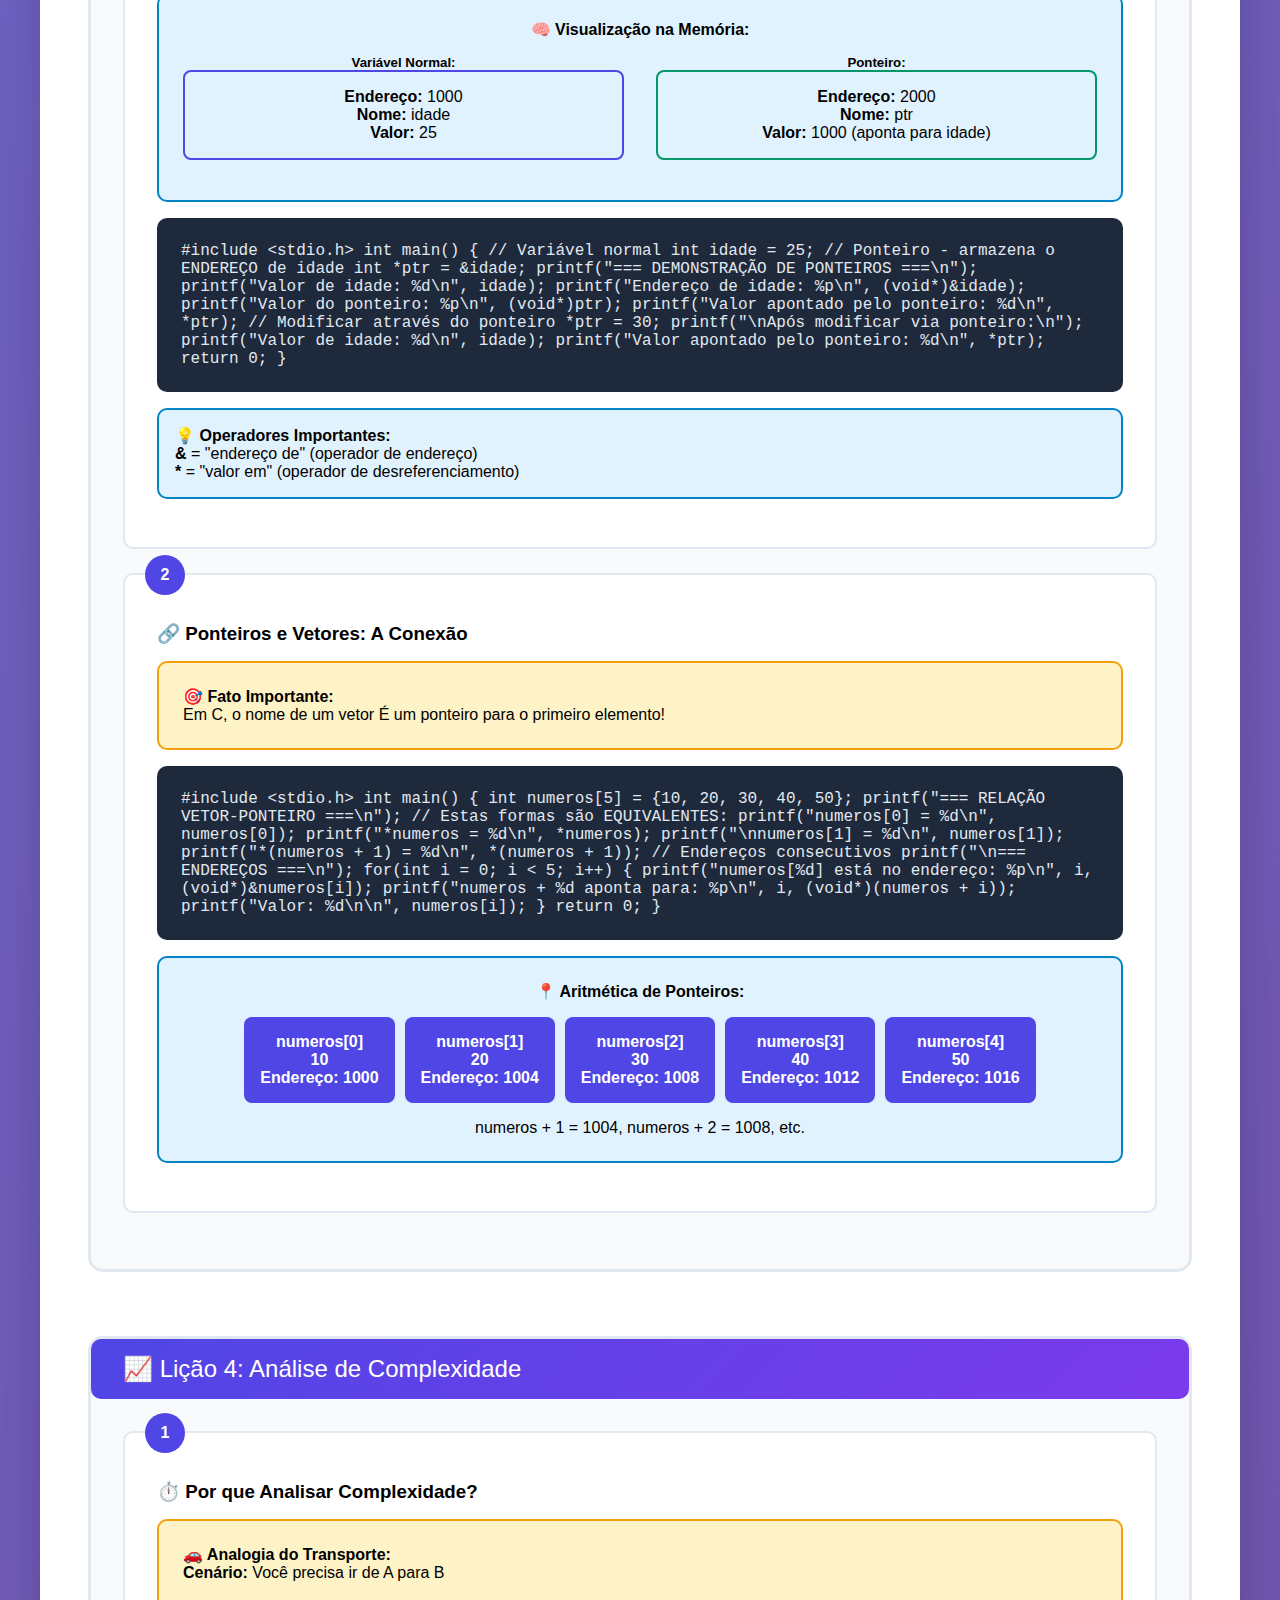
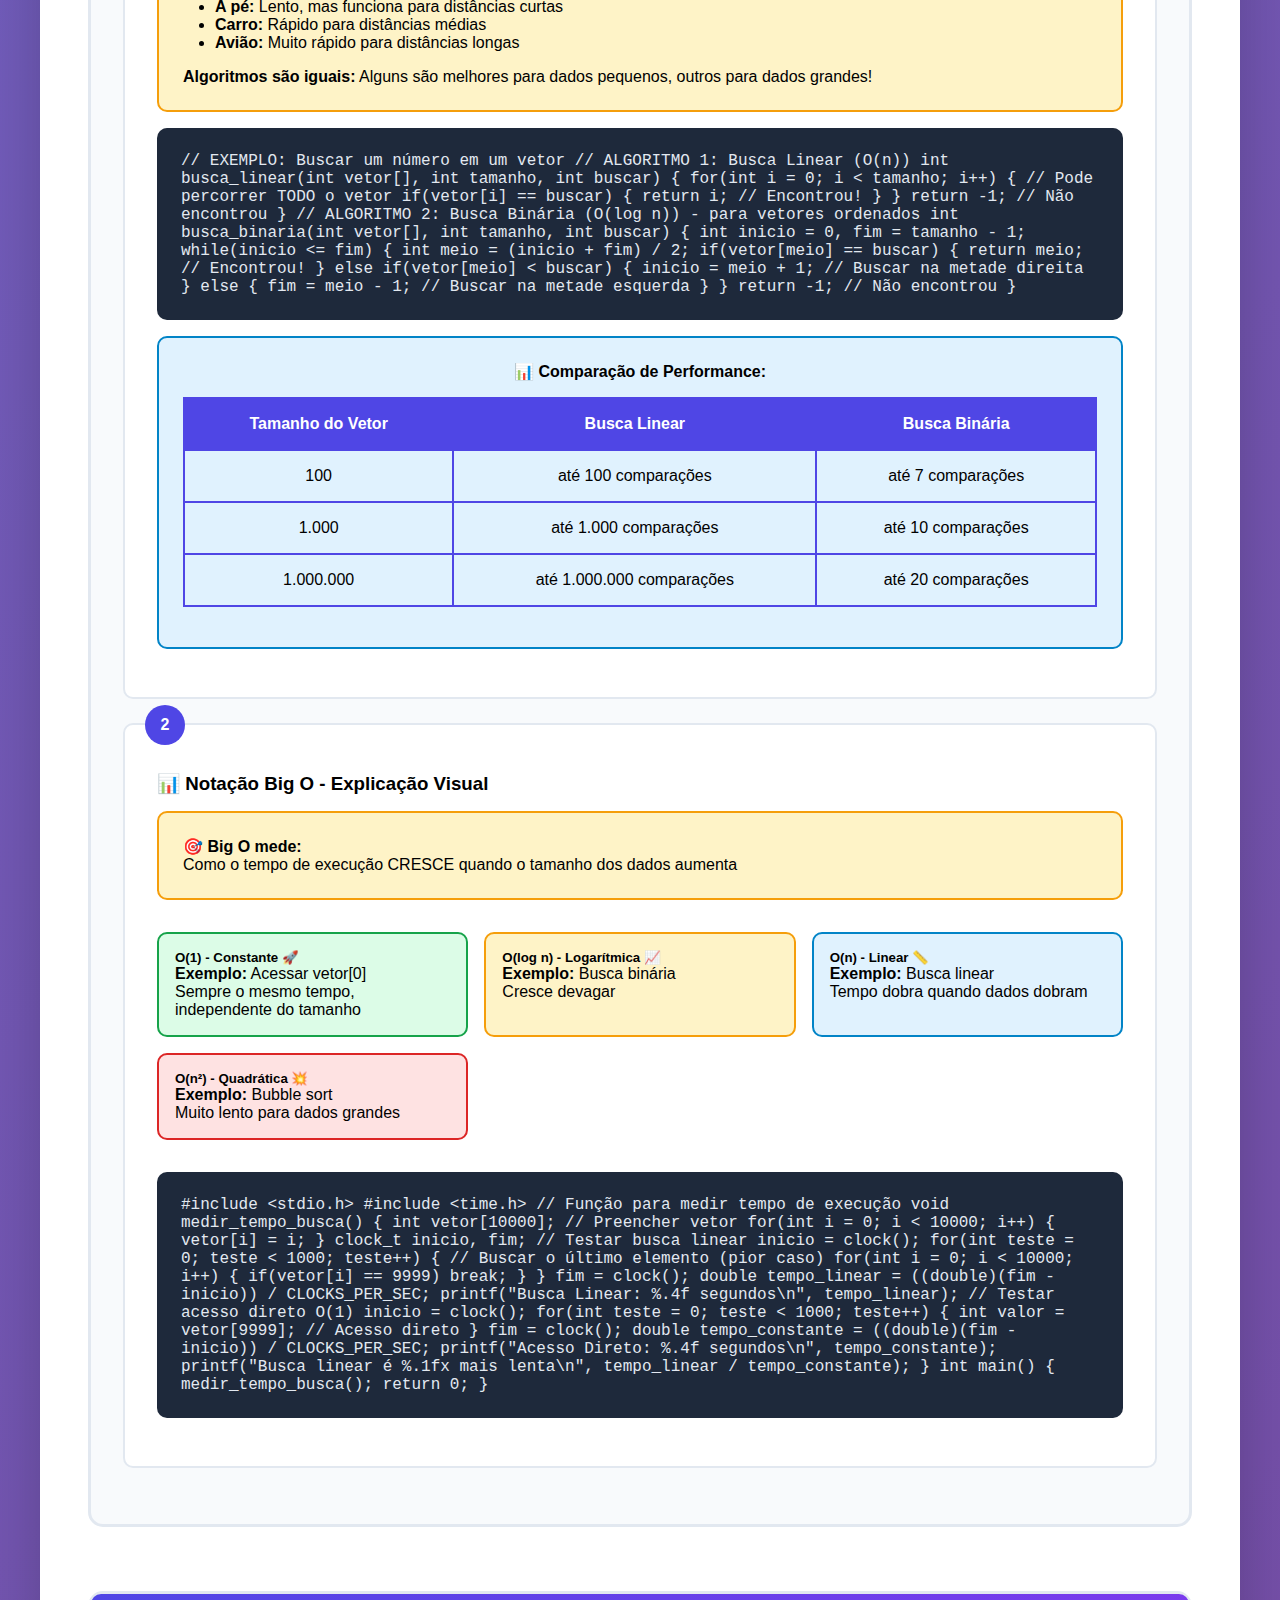
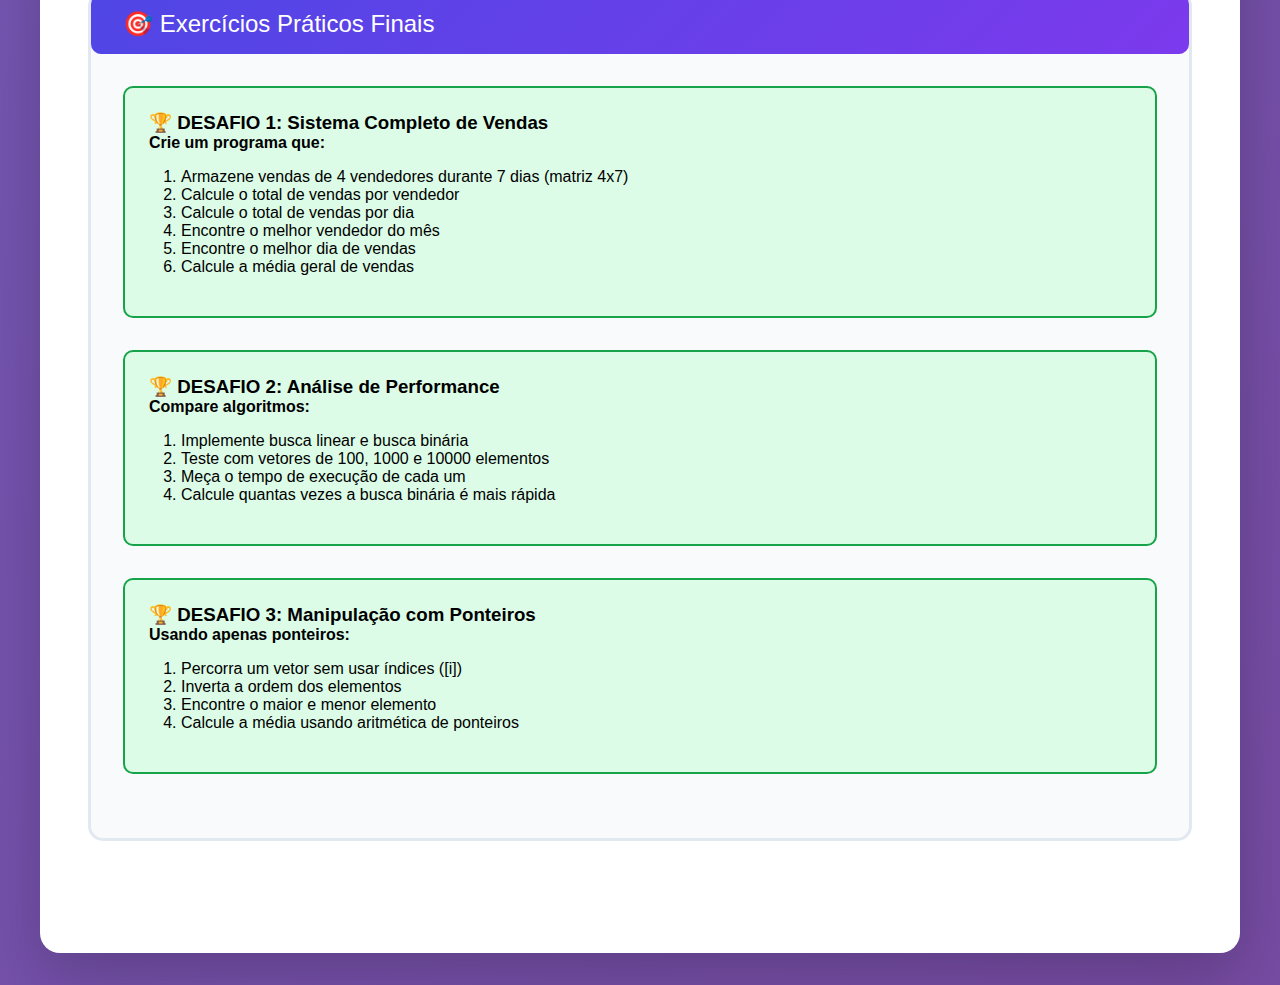
<file: tutorial-didatico.html>
<!DOCTYPE html>
<html lang="pt-BR">
<head>
    <meta charset="UTF-8">
    <meta name="viewport" content="width=device-width, initial-scale=1.0">
    <title>Tutorial Super Didático - Algoritmos em C</title>
    <style>
        * {
            margin: 0;
            padding: 0;
            box-sizing: border-box;
        }

        body {
            font-family: 'Segoe UI', Tahoma, Geneva, Verdana, sans-serif;
            background: linear-gradient(135deg, #667eea 0%, #764ba2 100%);
            min-height: 100vh;
            padding: 2rem;
        }

        .tutorial-container {
            max-width: 1200px;
            margin: 0 auto;
            background: white;
            border-radius: 20px;
            box-shadow: 0 20px 60px rgba(0, 0, 0, 0.2);
            overflow: hidden;
        }

        .header {
            background: linear-gradient(135deg, #4f46e5, #7c3aed);
            color: white;
            padding: 3rem 2rem;
            text-align: center;
        }

        .header h1 {
            font-size: 2.5rem;
            margin-bottom: 1rem;
        }

        .content {
            padding: 3rem;
        }

        .lesson {
            margin-bottom: 4rem;
            border: 3px solid #e2e8f0;
            border-radius: 15px;
            padding: 2rem;
            background: #f8fafc;
        }

        .lesson-title {
            background: linear-gradient(135deg, #4f46e5, #7c3aed);
            color: white;
            padding: 1rem 2rem;
            border-radius: 10px;
            margin: -2rem -2rem 2rem -2rem;
            font-size: 1.5rem;
        }

        .step {
            background: white;
            border: 2px solid #e2e8f0;
            border-radius: 10px;
            padding: 2rem;
            margin: 1.5rem 0;
            position: relative;
        }

        .step-number {
            background: #4f46e5;
            color: white;
            width: 40px;
            height: 40px;
            border-radius: 50%;
            display: flex;
            align-items: center;
            justify-content: center;
            font-weight: bold;
            position: absolute;
            top: -20px;
            left: 20px;
        }

        .step-content {
            margin-top: 1rem;
        }

        .code-example {
            background: #1e293b;
            color: #e2e8f0;
            padding: 1.5rem;
            border-radius: 10px;
            font-family: 'Courier New', monospace;
            margin: 1rem 0;
            overflow-x: auto;
        }

        .output-example {
            background: #059669;
            color: white;
            padding: 1rem;
            border-radius: 8px;
            font-family: 'Courier New', monospace;
            margin: 1rem 0;
        }

        .explanation {
            background: #fef3c7;
            border: 2px solid #f59e0b;
            border-radius: 10px;
            padding: 1.5rem;
            margin: 1rem 0;
        }

        .visual-demo {
            background: #e0f2fe;
            border: 2px solid #0284c7;
            border-radius: 10px;
            padding: 1.5rem;
            margin: 1rem 0;
            text-align: center;
        }

        .memory-boxes {
            display: flex;
            gap: 10px;
            justify-content: center;
            margin: 1rem 0;
            flex-wrap: wrap;
        }

        .memory-box {
            background: #4f46e5;
            color: white;
            padding: 1rem;
            border-radius: 8px;
            min-width: 80px;
            text-align: center;
            font-weight: bold;
        }

        .exercise {
            background: #dcfce7;
            border: 2px solid #16a34a;
            border-radius: 10px;
            padding: 1.5rem;
            margin: 2rem 0;
        }

        .warning {
            background: #fee2e2;
            border: 2px solid #dc2626;
            border-radius: 10px;
            padding: 1rem;
            margin: 1rem 0;
        }

        .tip {
            background: #e0f2fe;
            border: 2px solid #0284c7;
            border-radius: 10px;
            padding: 1rem;
            margin: 1rem 0;
        }

        .navigation {
            position: fixed;
            top: 50%;
            right: 20px;
            transform: translateY(-50%);
            background: white;
            border-radius: 15px;
            padding: 1rem;
            box-shadow: 0 10px 30px rgba(0, 0, 0, 0.2);
            max-width: 200px;
        }

        .nav-item {
            display: block;
            padding: 0.5rem;
            text-decoration: none;
            color: #4f46e5;
            border-radius: 8px;
            margin: 0.2rem 0;
            transition: background 0.3s;
        }

        .nav-item:hover {
            background: #e0e7ff;
        }

        @media (max-width: 768px) {
            .navigation {
                display: none;
            }
            
            .content {
                padding: 1.5rem;
            }
        }
    </style>
</head>
<body>
    <div class="tutorial-container">
        <div class="header">
            <h1>🎓 Tutorial Super Didático</h1>
            <p>Aprenda Algoritmos em C de Forma Prática e Visual</p>
        </div>

        <div class="content">
            <!-- Lição 1: Vetores do Zero -->
            <div class="lesson" id="vetores">
                <div class="lesson-title">📊 Lição 1: Vetores - Do Zero ao Expert</div>

                <div class="step">
                    <div class="step-number">1</div>
                    <div class="step-content">
                        <h3>🤔 Por que precisamos de vetores?</h3>
                        
                        <div class="explanation">
                            <h4>🚫 Situação SEM vetores (PROBLEMA):</h4>
                            <p>Imagine que você precisa armazenar as idades de 5 amigos:</p>
                            
                            <div class="code-example">
int idade_amigo1 = 20;
int idade_amigo2 = 22;
int idade_amigo3 = 19;
int idade_amigo4 = 25;
int idade_amigo5 = 21;

// E se fossem 100 amigos? 😱
// Você teria que criar 100 variáveis diferentes!</div>
                        </div>

                        <div class="explanation">
                            <h4>✅ Situação COM vetores (SOLUÇÃO):</h4>
                            <div class="code-example">
int idades[5] = {20, 22, 19, 25, 21};

// Pronto! Todas as idades em uma só estrutura
// E se fossem 1000? Só mudar o número: idades[1000]</div>
                        </div>

                        <div class="visual-demo">
                            <h4>🧠 Como fica na memória:</h4>
                            <div class="memory-boxes">
                                <div class="memory-box">idades[0]<br>20</div>
                                <div class="memory-box">idades[1]<br>22</div>
                                <div class="memory-box">idades[2]<br>19</div>
                                <div class="memory-box">idades[3]<br>25</div>
                                <div class="memory-box">idades[4]<br>21</div>
                            </div>
                            <p><strong>💡 IMPORTANTE:</strong> Em C, sempre começamos do índice 0!</p>
                        </div>
                    </div>
                </div>

                <div class="step">
                    <div class="step-number">2</div>
                    <div class="step-content">
                        <h3>📝 Seu Primeiro Programa com Vetores</h3>
                        
                        <div class="tip">
                            🎯 <strong>Objetivo:</strong> Criar um programa que armazena 3 números e os exibe
                        </div>

                        <div class="code-example">
#include &lt;stdio.h&gt;

int main() {
    // PASSO 1: Declarar o vetor
    // Sintaxe: tipo nome[tamanho];
    int numeros[3];
    
    // PASSO 2: Colocar valores (método 1 - um por vez)
    numeros[0] = 10;  // Primeira posição
    numeros[1] = 20;  // Segunda posição
    numeros[2] = 30;  // Terceira posição
    
    // PASSO 3: Mostrar os valores
    printf("Primeiro número: %d\n", numeros[0]);
    printf("Segundo número: %d\n", numeros[1]);
    printf("Terceiro número: %d\n", numeros[2]);
    
    return 0;
}</div>

                        <div class="output-example">
Saída do programa:
Primeiro número: 10
Segundo número: 20
Terceiro número: 30</div>

                        <div class="exercise">
                            <h4>🏋️‍♀️ EXERCÍCIO PRÁTICO 1:</h4>
                            <p>1. Digite o código acima</p>
                            <p>2. Compile e execute</p>
                            <p>3. Mude os números para suas idades favoritas</p>
                            <p>4. Execute novamente e veja o resultado</p>
                        </div>
                    </div>
                </div>

                <div class="step">
                    <div class="step-number">3</div>
                    <div class="step-content">
                        <h3>🚀 Inicialização Mais Rápida</h3>
                        
                        <div class="explanation">
                            <h4>Método mais eficiente:</h4>
                            <p>Em vez de definir um por um, podemos inicializar tudo de uma vez:</p>
                        </div>

                        <div class="code-example">
#include &lt;stdio.h&gt;

int main() {
    // Inicialização direta (mais rápido!)
    int numeros[5] = {10, 20, 30, 40, 50};
    
    // Método alternativo - o compilador calcula o tamanho
    int outros[] = {100, 200, 300};  // Automaticamente será [3]
    
    // Mostrar todos usando um loop (mais eficiente!)
    printf("=== NÚMEROS ===\n");
    for(int i = 0; i < 5; i++) {
        printf("Posição %d: %d\n", i, numeros[i]);
    }
    
    return 0;
}</div>

                        <div class="output-example">
Saída do programa:
=== NÚMEROS ===
Posição 0: 10
Posição 1: 20
Posição 2: 30
Posição 3: 40
Posição 4: 50</div>

                        <div class="tip">
                            💡 <strong>Dica Pro:</strong> Use loops sempre que possível! É mais eficiente e elegante.
                        </div>
                    </div>
                </div>

                <div class="step">
                    <div class="step-number">4</div>
                    <div class="step-content">
                        <h3>📊 Caso Prático: Sistema de Notas</h3>
                        
                        <div class="explanation">
                            <h4>🎯 Problema Real:</h4>
                            <p>Criar um sistema que calcule a média de um aluno e determine se foi aprovado</p>
                        </div>

                        <div class="code-example">
#include &lt;stdio.h&gt;

int main() {
    // Notas de 4 provas
    float notas[4] = {8.5, 7.0, 9.2, 6.8};
    float soma = 0;
    
    printf("=== BOLETIM ESCOLAR ===\n");
    
    // Mostrar cada nota e calcular soma
    for(int i = 0; i < 4; i++) {
        printf("Prova %d: %.1f pontos\n", i+1, notas[i]);
        soma += notas[i];  // Equivale a: soma = soma + notas[i]
    }
    
    // Calcular média
    float media = soma / 4;
    
    printf("\n📊 RESULTADO FINAL:\n");
    printf("Soma total: %.1f pontos\n", soma);
    printf("Média final: %.1f\n", media);
    
    // Verificar aprovação
    if(media >= 7.0) {
        printf("Status: ✅ APROVADO!\n");
        printf("Parabéns! 🎉\n");
    } else {
        printf("Status: ❌ REPROVADO\n");
        printf("Estude mais! 📚\n");
    }
    
    return 0;
}</div>

                        <div class="output-example">
Saída do programa:
=== BOLETIM ESCOLAR ===
Prova 1: 8.5 pontos
Prova 2: 7.0 pontos
Prova 3: 9.2 pontos
Prova 4: 6.8 pontos

📊 RESULTADO FINAL:
Soma total: 31.5 pontos
Média final: 7.9
Status: ✅ APROVADO!
Parabéns! 🎉</div>

                        <div class="exercise">
                            <h4>🏋️‍♀️ EXERCÍCIO PRÁTICO 2:</h4>
                            <p>1. Modifique o programa para usar suas notas reais</p>
                            <p>2. Adicione uma 5ª prova</p>
                            <p>3. Mude o critério de aprovação para 6.0</p>
                            <p>4. Adicione uma categoria "RECUPERAÇÃO" para médias entre 5.0 e 6.9</p>
                        </div>
                    </div>
                </div>

                <div class="step">
                    <div class="step-number">5</div>
                    <div class="step-content">
                        <h3>🔍 Operações Essenciais com Vetores</h3>
                        
                        <div class="code-example">
#include &lt;stdio.h&gt;

int main() {
    int vendas[7] = {15, 23, 18, 31, 27, 19, 22};
    
    // ===== OPERAÇÃO 1: SOMA TOTAL =====
    int total = 0;
    for(int i = 0; i < 7; i++) {
        total += vendas[i];
    }
    printf("Total de vendas na semana: %d\n", total);
    
    // ===== OPERAÇÃO 2: MAIOR VALOR =====
    int maior = vendas[0];  // Assume que o primeiro é o maior
    int dia_melhor = 0;
    
    for(int i = 1; i < 7; i++) {  // Começa do segundo elemento
        if(vendas[i] > maior) {
            maior = vendas[i];
            dia_melhor = i;
        }
    }
    printf("Melhor dia: %d com %d vendas\n", dia_melhor+1, maior);
    
    // ===== OPERAÇÃO 3: MENOR VALOR =====
    int menor = vendas[0];
    int dia_pior = 0;
    
    for(int i = 1; i < 7; i++) {
        if(vendas[i] < menor) {
            menor = vendas[i];
            dia_pior = i;
        }
    }
    printf("Pior dia: %d com %d vendas\n", dia_pior+1, menor);
    
    // ===== OPERAÇÃO 4: BUSCAR VALOR =====
    int buscar = 31;
    int encontrado = -1;  // -1 = não encontrado
    
    for(int i = 0; i < 7; i++) {
        if(vendas[i] == buscar) {
            encontrado = i;
            break;  // Para a busca quando encontra
        }
    }
    
    if(encontrado != -1) {
        printf("Vendas de %d encontradas no dia %d\n", buscar, encontrado+1);
    } else {
        printf("Vendas de %d não encontradas\n", buscar);
    }
    
    // ===== OPERAÇÃO 5: MÉDIA =====
    float media = (float)total / 7;
    printf("Média de vendas por dia: %.1f\n", media);
    
    return 0;
}</div>

                        <div class="output-example">
Saída do programa:
Total de vendas na semana: 155
Melhor dia: 4 com 31 vendas
Pior dia: 1 com 15 vendas
Vendas de 31 encontradas no dia 4
Média de vendas por dia: 22.1</div>

                        <div class="warning">
                            ⚠️ <strong>ERRO COMUM:</strong> Lembre-se que o índice começa em 0, mas para o usuário mostramos como dia 1, 2, 3... Por isso usamos `i+1` na exibição.
                        </div>
                    </div>
                </div>
            </div>

            <!-- Lição 2: Matrizes -->
            <div class="lesson" id="matrizes">
                <div class="lesson-title">🔢 Lição 2: Matrizes - Vetores Bidimensionais</div>

                <div class="step">
                    <div class="step-number">1</div>
                    <div class="step-content">
                        <h3>🎯 Conceito: O que são Matrizes?</h3>
                        
                        <div class="explanation">
                            <h4>💭 Pensando Visualmente:</h4>
                            <p><strong>Vetor:</strong> Uma fileira de caixas (1 dimensão)</p>
                            <p><strong>Matriz:</strong> Uma grade de caixas (2 dimensões - linhas e colunas)</p>
                        </div>

                        <div class="visual-demo">
                            <h4>📊 Visualização de uma Matriz 3x3:</h4>
                            <table style="margin: 1rem auto; border-collapse: collapse;">
                                <tr>
                                    <td style="border: 2px solid #4f46e5; padding: 1rem; background: #e0e7ff;">[0][0]</td>
                                    <td style="border: 2px solid #4f46e5; padding: 1rem; background: #e0e7ff;">[0][1]</td>
                                    <td style="border: 2px solid #4f46e5; padding: 1rem; background: #e0e7ff;">[0][2]</td>
                                </tr>
                                <tr>
                                    <td style="border: 2px solid #4f46e5; padding: 1rem; background: #e0e7ff;">[1][0]</td>
                                    <td style="border: 2px solid #4f46e5; padding: 1rem; background: #e0e7ff;">[1][1]</td>
                                    <td style="border: 2px solid #4f46e5; padding: 1rem; background: #e0e7ff;">[1][2]</td>
                                </tr>
                                <tr>
                                    <td style="border: 2px solid #4f46e5; padding: 1rem; background: #e0e7ff;">[2][0]</td>
                                    <td style="border: 2px solid #4f46e5; padding: 1rem; background: #e0e7ff;">[2][1]</td>
                                    <td style="border: 2px solid #4f46e5; padding: 1rem; background: #e0e7ff;">[2][2]</td>
                                </tr>
                            </table>
                            <p><strong>Acesso:</strong> matriz[linha][coluna]</p>
                        </div>

                        <div class="code-example">
#include &lt;stdio.h&gt;

int main() {
    // Declaração e inicialização de uma matriz 3x3
    int matriz[3][3] = {
        {1, 2, 3},    // Linha 0
        {4, 5, 6},    // Linha 1
        {7, 8, 9}     // Linha 2
    };
    
    // Acessar um elemento específico
    printf("Elemento na linha 1, coluna 2: %d\n", matriz[1][2]);
    // Resultado: 6
    
    return 0;
}</div>
                    </div>
                </div>

                <div class="step">
                    <div class="step-number">2</div>
                    <div class="step-content">
                        <h3>🎮 Exemplo Prático: Jogo da Velha</h3>
                        
                        <div class="explanation">
                            <h4>🎯 Aplicação Real:</h4>
                            <p>Vamos criar um tabuleiro de jogo da velha e mostrar como acessar as posições</p>
                        </div>

                        <div class="code-example">
#include &lt;stdio.h&gt;

int main() {
    // Tabuleiro do jogo da velha
    char tabuleiro[3][3] = {
        {'X', 'O', 'X'},
        {'O', 'X', 'O'},
        {'X', 'O', 'X'}
    };
    
    printf("=== JOGO DA VELHA ===\n");
    
    // Mostrar o tabuleiro
    for(int linha = 0; linha < 3; linha++) {
        for(int coluna = 0; coluna < 3; coluna++) {
            printf(" %c ", tabuleiro[linha][coluna]);
            if(coluna < 2) printf("|");  // Separador vertical
        }
        printf("\n");
        if(linha < 2) printf("-----------\n");  // Separador horizontal
    }
    
    // Verificar posição específica
    printf("\nPosição [1][1] = %c\n", tabuleiro[1][1]);
    
    // Modificar uma posição
    tabuleiro[0][0] = 'O';
    printf("Após mudança, posição [0][0] = %c\n", tabuleiro[0][0]);
    
    return 0;
}</div>

                        <div class="output-example">
Saída do programa:
=== JOGO DA VELHA ===
 X | O | X 
-----------
 O | X | O 
-----------
 X | O | X 

Posição [1][1] = X
Após mudança, posição [0][0] = O</div>
                    </div>
                </div>

                <div class="step">
                    <div class="step-number">3</div>
                    <div class="step-content">
                        <h3>📊 Caso Prático: Notas de Turma</h3>
                        
                        <div class="explanation">
                            <h4>🏫 Situação:</h4>
                            <p>Uma turma tem 3 alunos e cada um fez 4 provas. Vamos calcular a média de cada aluno e da turma.</p>
                        </div>

                        <div class="code-example">
#include &lt;stdio.h&gt;

int main() {
    // Matriz de notas: [aluno][prova]
    float notas[3][4] = {
        {8.5, 7.0, 9.2, 6.8},  // Aluno 1
        {7.5, 8.0, 6.5, 9.0},  // Aluno 2
        {9.0, 8.5, 7.8, 8.2}   // Aluno 3
    };
    
    printf("=== RELATÓRIO DA TURMA ===\n\n");
    
    float soma_turma = 0;
    int total_notas = 0;
    
    // Para cada aluno
    for(int aluno = 0; aluno < 3; aluno++) {
        printf("Aluno %d:\n", aluno + 1);
        
        float soma_aluno = 0;
        
        // Para cada prova do aluno
        for(int prova = 0; prova < 4; prova++) {
            printf("  Prova %d: %.1f\n", prova + 1, notas[aluno][prova]);
            soma_aluno += notas[aluno][prova];
            soma_turma += notas[aluno][prova];
            total_notas++;
        }
        
        float media_aluno = soma_aluno / 4;
        printf("  Média: %.1f ", media_aluno);
        
        if(media_aluno >= 7.0) {
            printf("✅ APROVADO\n");
        } else {
            printf("❌ REPROVADO\n");
        }
        printf("\n");
    }
    
    // Média geral da turma
    float media_turma = soma_turma / total_notas;
    printf("📊 MÉDIA GERAL DA TURMA: %.1f\n", media_turma);
    
    return 0;
}</div>

                        <div class="output-example">
Saída do programa:
=== RELATÓRIO DA TURMA ===

Aluno 1:
  Prova 1: 8.5
  Prova 2: 7.0
  Prova 3: 9.2
  Prova 4: 6.8
  Média: 7.9 ✅ APROVADO

Aluno 2:
  Prova 1: 7.5
  Prova 2: 8.0
  Prova 3: 6.5
  Prova 4: 9.0
  Média: 7.8 ✅ APROVADO

Aluno 3:
  Prova 1: 9.0
  Prova 2: 8.5
  Prova 3: 7.8
  Prova 4: 8.2
  Média: 8.4 ✅ APROVADO

📊 MÉDIA GERAL DA TURMA: 8.0</div>

                        <div class="exercise">
                            <h4>🏋️‍♀️ EXERCÍCIO PRÁTICO 3:</h4>
                            <p>1. Adicione um 4º aluno à matriz</p>
                            <p>2. Calcule qual prova teve a maior média geral</p>
                            <p>3. Encontre o aluno com a maior média individual</p>
                            <p>4. Conte quantos alunos foram aprovados</p>
                        </div>
                    </div>
                </div>
            </div>

            <!-- Lição 3: Ponteiros -->
            <div class="lesson" id="ponteiros">
                <div class="lesson-title">👉 Lição 3: Ponteiros - Endereços de Memória</div>

                <div class="step">
                    <div class="step-number">1</div>
                    <div class="step-content">
                        <h3>🏠 Conceito: Endereços de Memória</h3>
                        
                        <div class="explanation">
                            <h4>🏘️ Analogia da Vizinhança:</h4>
                            <p><strong>Variável normal:</strong> É como uma casa com um valor dentro</p>
                            <p><strong>Ponteiro:</strong> É como um papel com o ENDEREÇO de uma casa</p>
                        </div>

                        <div class="visual-demo">
                            <h4>🧠 Visualização na Memória:</h4>
                            <div style="display: grid; grid-template-columns: 1fr 1fr; gap: 2rem; margin: 1rem 0;">
                                <div>
                                    <h5>Variável Normal:</h5>
                                    <div style="border: 2px solid #4f46e5; padding: 1rem; border-radius: 8px;">
                                        <strong>Endereço:</strong> 1000<br>
                                        <strong>Nome:</strong> idade<br>
                                        <strong>Valor:</strong> 25
                                    </div>
                                </div>
                                <div>
                                    <h5>Ponteiro:</h5>
                                    <div style="border: 2px solid #059669; padding: 1rem; border-radius: 8px;">
                                        <strong>Endereço:</strong> 2000<br>
                                        <strong>Nome:</strong> ptr<br>
                                        <strong>Valor:</strong> 1000 (aponta para idade)
                                    </div>
                                </div>
                            </div>
                        </div>

                        <div class="code-example">
#include &lt;stdio.h&gt;

int main() {
    // Variável normal
    int idade = 25;
    
    // Ponteiro - armazena o ENDEREÇO de idade
    int *ptr = &idade;
    
    printf("=== DEMONSTRAÇÃO DE PONTEIROS ===\n");
    printf("Valor de idade: %d\n", idade);
    printf("Endereço de idade: %p\n", (void*)&idade);
    printf("Valor do ponteiro: %p\n", (void*)ptr);
    printf("Valor apontado pelo ponteiro: %d\n", *ptr);
    
    // Modificar através do ponteiro
    *ptr = 30;
    printf("\nApós modificar via ponteiro:\n");
    printf("Valor de idade: %d\n", idade);
    printf("Valor apontado pelo ponteiro: %d\n", *ptr);
    
    return 0;
}</div>

                        <div class="tip">
                            💡 <strong>Operadores Importantes:</strong><br>
                            <strong>&</strong> = "endereço de" (operador de endereço)<br>
                            <strong>*</strong> = "valor em" (operador de desreferenciamento)
                        </div>
                    </div>
                </div>

                <div class="step">
                    <div class="step-number">2</div>
                    <div class="step-content">
                        <h3>🔗 Ponteiros e Vetores: A Conexão</h3>
                        
                        <div class="explanation">
                            <h4>🎯 Fato Importante:</h4>
                            <p>Em C, o nome de um vetor É um ponteiro para o primeiro elemento!</p>
                        </div>

                        <div class="code-example">
#include &lt;stdio.h&gt;

int main() {
    int numeros[5] = {10, 20, 30, 40, 50};
    
    printf("=== RELAÇÃO VETOR-PONTEIRO ===\n");
    
    // Estas formas são EQUIVALENTES:
    printf("numeros[0] = %d\n", numeros[0]);
    printf("*numeros = %d\n", *numeros);
    
    printf("\nnumeros[1] = %d\n", numeros[1]);
    printf("*(numeros + 1) = %d\n", *(numeros + 1));
    
    // Endereços consecutivos
    printf("\n=== ENDEREÇOS ===\n");
    for(int i = 0; i < 5; i++) {
        printf("numeros[%d] está no endereço: %p\n", i, (void*)&numeros[i]);
        printf("numeros + %d aponta para: %p\n", i, (void*)(numeros + i));
        printf("Valor: %d\n\n", numeros[i]);
    }
    
    return 0;
}</div>

                        <div class="visual-demo">
                            <h4>📍 Aritmética de Ponteiros:</h4>
                            <div class="memory-boxes">
                                <div class="memory-box">numeros[0]<br>10<br>Endereço: 1000</div>
                                <div class="memory-box">numeros[1]<br>20<br>Endereço: 1004</div>
                                <div class="memory-box">numeros[2]<br>30<br>Endereço: 1008</div>
                                <div class="memory-box">numeros[3]<br>40<br>Endereço: 1012</div>
                                <div class="memory-box">numeros[4]<br>50<br>Endereço: 1016</div>
                            </div>
                            <p>numeros + 1 = 1004, numeros + 2 = 1008, etc.</p>
                        </div>
                    </div>
                </div>
            </div>

            <!-- Lição 4: Complexidade -->
            <div class="lesson" id="complexidade">
                <div class="lesson-title">📈 Lição 4: Análise de Complexidade</div>

                <div class="step">
                    <div class="step-number">1</div>
                    <div class="step-content">
                        <h3>⏱️ Por que Analisar Complexidade?</h3>
                        
                        <div class="explanation">
                            <h4>🚗 Analogia do Transporte:</h4>
                            <p><strong>Cenário:</strong> Você precisa ir de A para B</p>
                            <ul style="margin: 1rem 0; padding-left: 2rem;">
                                <li><strong>A pé:</strong> Lento, mas funciona para distâncias curtas</li>
                                <li><strong>Carro:</strong> Rápido para distâncias médias</li>
                                <li><strong>Avião:</strong> Muito rápido para distâncias longas</li>
                            </ul>
                            <p><strong>Algoritmos são iguais:</strong> Alguns são melhores para dados pequenos, outros para dados grandes!</p>
                        </div>

                        <div class="code-example">
// EXEMPLO: Buscar um número em um vetor

// ALGORITMO 1: Busca Linear (O(n))
int busca_linear(int vetor[], int tamanho, int buscar) {
    for(int i = 0; i < tamanho; i++) {  // Pode percorrer TODO o vetor
        if(vetor[i] == buscar) {
            return i;  // Encontrou!
        }
    }
    return -1;  // Não encontrou
}

// ALGORITMO 2: Busca Binária (O(log n)) - para vetores ordenados
int busca_binaria(int vetor[], int tamanho, int buscar) {
    int inicio = 0, fim = tamanho - 1;
    
    while(inicio <= fim) {
        int meio = (inicio + fim) / 2;
        
        if(vetor[meio] == buscar) {
            return meio;  // Encontrou!
        }
        else if(vetor[meio] < buscar) {
            inicio = meio + 1;  // Buscar na metade direita
        }
        else {
            fim = meio - 1;     // Buscar na metade esquerda
        }
    }
    return -1;  // Não encontrou
}</div>

                        <div class="visual-demo">
                            <h4>📊 Comparação de Performance:</h4>
                            <table style="margin: 1rem auto; border-collapse: collapse; width: 100%;">
                                <tr>
                                    <th style="border: 2px solid #4f46e5; padding: 1rem; background: #4f46e5; color: white;">Tamanho do Vetor</th>
                                    <th style="border: 2px solid #4f46e5; padding: 1rem; background: #4f46e5; color: white;">Busca Linear</th>
                                    <th style="border: 2px solid #4f46e5; padding: 1rem; background: #4f46e5; color: white;">Busca Binária</th>
                                </tr>
                                <tr>
                                    <td style="border: 2px solid #4f46e5; padding: 1rem;">100</td>
                                    <td style="border: 2px solid #4f46e5; padding: 1rem;">até 100 comparações</td>
                                    <td style="border: 2px solid #4f46e5; padding: 1rem;">até 7 comparações</td>
                                </tr>
                                <tr>
                                    <td style="border: 2px solid #4f46e5; padding: 1rem;">1.000</td>
                                    <td style="border: 2px solid #4f46e5; padding: 1rem;">até 1.000 comparações</td>
                                    <td style="border: 2px solid #4f46e5; padding: 1rem;">até 10 comparações</td>
                                </tr>
                                <tr>
                                    <td style="border: 2px solid #4f46e5; padding: 1rem;">1.000.000</td>
                                    <td style="border: 2px solid #4f46e5; padding: 1rem;">até 1.000.000 comparações</td>
                                    <td style="border: 2px solid #4f46e5; padding: 1rem;">até 20 comparações</td>
                                </tr>
                            </table>
                        </div>
                    </div>
                </div>

                <div class="step">
                    <div class="step-number">2</div>
                    <div class="step-content">
                        <h3>📊 Notação Big O - Explicação Visual</h3>
                        
                        <div class="explanation">
                            <h4>🎯 Big O mede:</h4>
                            <p>Como o tempo de execução CRESCE quando o tamanho dos dados aumenta</p>
                        </div>

                        <div style="display: grid; grid-template-columns: repeat(auto-fit, minmax(250px, 1fr)); gap: 1rem; margin: 2rem 0;">
                            <div style="background: #dcfce7; border: 2px solid #16a34a; border-radius: 10px; padding: 1rem;">
                                <h5>O(1) - Constante 🚀</h5>
                                <p><strong>Exemplo:</strong> Acessar vetor[0]</p>
                                <p>Sempre o mesmo tempo, independente do tamanho</p>
                            </div>
                            
                            <div style="background: #fef3c7; border: 2px solid #f59e0b; border-radius: 10px; padding: 1rem;">
                                <h5>O(log n) - Logarítmica 📈</h5>
                                <p><strong>Exemplo:</strong> Busca binária</p>
                                <p>Cresce devagar</p>
                            </div>
                            
                            <div style="background: #e0f2fe; border: 2px solid #0284c7; border-radius: 10px; padding: 1rem;">
                                <h5>O(n) - Linear 📏</h5>
                                <p><strong>Exemplo:</strong> Busca linear</p>
                                <p>Tempo dobra quando dados dobram</p>
                            </div>
                            
                            <div style="background: #fee2e2; border: 2px solid #dc2626; border-radius: 10px; padding: 1rem;">
                                <h5>O(n²) - Quadrática 💥</h5>
                                <p><strong>Exemplo:</strong> Bubble sort</p>
                                <p>Muito lento para dados grandes</p>
                            </div>
                        </div>

                        <div class="code-example">
#include &lt;stdio.h&gt;
#include &lt;time.h&gt;

// Função para medir tempo de execução
void medir_tempo_busca() {
    int vetor[10000];
    
    // Preencher vetor
    for(int i = 0; i < 10000; i++) {
        vetor[i] = i;
    }
    
    clock_t inicio, fim;
    
    // Testar busca linear
    inicio = clock();
    for(int teste = 0; teste < 1000; teste++) {
        // Buscar o último elemento (pior caso)
        for(int i = 0; i < 10000; i++) {
            if(vetor[i] == 9999) break;
        }
    }
    fim = clock();
    
    double tempo_linear = ((double)(fim - inicio)) / CLOCKS_PER_SEC;
    printf("Busca Linear: %.4f segundos\n", tempo_linear);
    
    // Testar acesso direto O(1)
    inicio = clock();
    for(int teste = 0; teste < 1000; teste++) {
        int valor = vetor[9999];  // Acesso direto
    }
    fim = clock();
    
    double tempo_constante = ((double)(fim - inicio)) / CLOCKS_PER_SEC;
    printf("Acesso Direto: %.4f segundos\n", tempo_constante);
    
    printf("Busca linear é %.1fx mais lenta\n", tempo_linear / tempo_constante);
}

int main() {
    medir_tempo_busca();
    return 0;
}</div>
                    </div>
                </div>
            </div>

            <!-- Exercícios Finais -->
            <div class="lesson">
                <div class="lesson-title">🎯 Exercícios Práticos Finais</div>
                
                <div class="exercise">
                    <h3>🏆 DESAFIO 1: Sistema Completo de Vendas</h3>
                    <p><strong>Crie um programa que:</strong></p>
                    <ol style="margin: 1rem 0; padding-left: 2rem;">
                        <li>Armazene vendas de 4 vendedores durante 7 dias (matriz 4x7)</li>
                        <li>Calcule o total de vendas por vendedor</li>
                        <li>Calcule o total de vendas por dia</li>
                        <li>Encontre o melhor vendedor do mês</li>
                        <li>Encontre o melhor dia de vendas</li>
                        <li>Calcule a média geral de vendas</li>
                    </ol>
                </div>
                
                <div class="exercise">
                    <h3>🏆 DESAFIO 2: Análise de Performance</h3>
                    <p><strong>Compare algoritmos:</strong></p>
                    <ol style="margin: 1rem 0; padding-left: 2rem;">
                        <li>Implemente busca linear e busca binária</li>
                        <li>Teste com vetores de 100, 1000 e 10000 elementos</li>
                        <li>Meça o tempo de execução de cada um</li>
                        <li>Calcule quantas vezes a busca binária é mais rápida</li>
                    </ol>
                </div>
                
                <div class="exercise">
                    <h3>🏆 DESAFIO 3: Manipulação com Ponteiros</h3>
                    <p><strong>Usando apenas ponteiros:</strong></p>
                    <ol style="margin: 1rem 0; padding-left: 2rem;">
                        <li>Percorra um vetor sem usar índices ([i])</li>
                        <li>Inverta a ordem dos elementos</li>
                        <li>Encontre o maior e menor elemento</li>
                        <li>Calcule a média usando aritmética de ponteiros</li>
                    </ol>
                </div>
            </div>
        </div>
    </div>

    <!-- Navegação lateral -->
    <div class="navigation">
        <h4 style="margin-bottom: 1rem; color: #4f46e5;">📚 Navegação</h4>
        <a href="#vetores" class="nav-item">📊 Vetores</a>
        <a href="#matrizes" class="nav-item">🔢 Matrizes</a>
        <a href="#ponteiros" class="nav-item">👉 Ponteiros</a>
        <a href="#complexidade" class="nav-item">📈 Complexidade</a>
    </div>

    <script>
        // Smooth scrolling para navegação
        document.querySelectorAll('a[href^="#"]').forEach(anchor => {
            anchor.addEventListener('click', function (e) {
                e.preventDefault();
                document.querySelector(this.getAttribute('href')).scrollIntoView({
                    behavior: 'smooth'
                });
            });
        });
    </script>
</body>
</html>
</file>
<file: style-avancado.css>
/* ============================================================
   SISTEMA EDUCACIONAL ULTRA AVANÇADO - ESTILOS CSS v2.0
   Com IA, Gamificação e Animações Avançadas
   ============================================================ */

/* Reset e Base */
* {
    margin: 0;
    padding: 0;
    box-sizing: border-box;
}

:root {
    /* Cores primárias com gradientes modernos */
    --primary-color: #4f46e5;
    --secondary-color: #7c3aed;
    --success-color: #10b981;
    --warning-color: #f59e0b;
    --danger-color: #ef4444;
    --neural-color: #667eea;
    
    /* Gradientes avançados */
    --background-gradient: linear-gradient(135deg, #667eea 0%, #764ba2 100%);
    --neural-gradient: linear-gradient(135deg, #667eea 0%, #764ba2 50%, #4facfe 100%);
    --glass-gradient: linear-gradient(135deg, rgba(255,255,255,0.1) 0%, rgba(255,255,255,0.05) 100%);
    --success-gradient: linear-gradient(135deg, #11998e 0%, #38ef7d 100%);
    --warning-gradient: linear-gradient(135deg, #ff8a00 0%, #e52e71 100%);
    
    /* Sombras e efeitos */
    --card-shadow: 0 10px 30px rgba(0, 0, 0, 0.1);
    --card-shadow-hover: 0 20px 50px rgba(0, 0, 0, 0.2);
    --glow-shadow: 0 0 30px rgba(102, 126, 234, 0.3);
    --neural-shadow: 0 8px 32px rgba(31, 38, 135, 0.37);
    
    /* Bordas e raios */
    --border-radius: 15px;
    --border-radius-lg: 25px;
    --border-glass: 1px solid rgba(255, 255, 255, 0.2);
    
    /* Transições e animações */
    --transition: all 0.3s cubic-bezier(0.4, 0, 0.2, 1);
    --transition-fast: all 0.15s ease;
    --transition-slow: all 0.5s ease;
    --animation-bounce: cubic-bezier(0.68, -0.55, 0.265, 1.55);
    
    /* Tipografia */
    --font-primary: 'Inter', 'Segoe UI', -apple-system, BlinkMacSystemFont, sans-serif;
    --font-code: 'Fira Code', 'SF Mono', 'Monaco', 'Inconsolata', monospace;
}

body {
    font-family: var(--font-primary);
    background: var(--background-gradient);
    min-height: 100vh;
    color: #1e293b;
    line-height: 1.6;
    overflow-x: hidden;
    position: relative;
}

/* Efeito de partículas de fundo */
body::before {
    content: '';
    position: fixed;
    top: 0;
    left: 0;
    width: 100%;
    height: 100%;
    background: url('data:image/svg+xml,<svg xmlns="http://www.w3.org/2000/svg" viewBox="0 0 100 100"><circle cx="50" cy="50" r="0.5" fill="rgba(255,255,255,0.1)"/></svg>') repeat;
    animation: particleFloat 20s linear infinite;
    pointer-events: none;
    z-index: -1;
}

@keyframes particleFloat {
    0% { transform: translateY(0); }
    100% { transform: translateY(-100px); }
}

/* Loader neural avançado */
.advanced-loader {
    position: fixed;
    top: 0;
    left: 0;
    width: 100vw;
    height: 100vh;
    background: linear-gradient(135deg, #0a0a0a 0%, #1a1a1a 50%, #2a2a2a 100%);
    display: flex;
    align-items: center;
    justify-content: center;
    z-index: 10000;
    backdrop-filter: blur(10px);
}

.loader-content {
    text-align: center;
    color: white;
    animation: fadeInScale 1s var(--animation-bounce);
}

.neural-network {
    position: relative;
    width: 200px;
    height: 100px;
    margin: 0 auto 2rem;
}

.neuron {
    position: absolute;
    width: 20px;
    height: 20px;
    background: var(--neural-gradient);
    border-radius: 50%;
    animation: neuronPulse 2s infinite;
    box-shadow: var(--glow-shadow);
}

.neuron:nth-child(1) { top: 0; left: 0; animation-delay: 0s; }
.neuron:nth-child(2) { top: 40px; left: 90px; animation-delay: 0.5s; }
.neuron:nth-child(3) { top: 80px; left: 180px; animation-delay: 1s; }

.connection {
    position: absolute;
    height: 2px;
    background: var(--neural-gradient);
    animation: connectionPulse 3s infinite;
    border-radius: 1px;
}

.connection:nth-child(4) {
    top: 10px;
    left: 20px;
    width: 80px;
    transform: rotate(26deg);
}

.connection:nth-child(5) {
    top: 50px;
    left: 110px;
    width: 80px;
    transform: rotate(26deg);
}

.loading-progress {
    width: 300px;
    height: 4px;
    background: rgba(255, 255, 255, 0.1);
    border-radius: 2px;
    margin: 2rem auto;
    overflow: hidden;
}

.progress-line {
    height: 100%;
    background: var(--neural-gradient);
    border-radius: 2px;
    animation: progressFlow 3s infinite;
}

@keyframes neuronPulse {
    0%, 100% { transform: scale(1); opacity: 0.7; }
    50% { transform: scale(1.3); opacity: 1; }
}

@keyframes connectionPulse {
    0%, 100% { opacity: 0.3; }
    50% { opacity: 1; }
}

@keyframes progressFlow {
    0% { transform: translateX(-100%); }
    50% { transform: translateX(0%); }
    100% { transform: translateX(100%); }
}

@keyframes fadeInScale {
    from { opacity: 0; transform: scale(0.8); }
    to { opacity: 1; transform: scale(1); }
}

/* Layout Principal */
.main-container {
    max-width: 1400px;
    margin: 0 auto;
    padding: 2rem;
    display: grid;
    grid-template-columns: 300px 1fr 350px;
    gap: 2rem;
    min-height: 100vh;
}

/* Painel Lateral Esquerdo */
.sidebar-left {
    background: rgba(255, 255, 255, 0.95);
    backdrop-filter: blur(20px);
    border-radius: var(--border-radius);
    padding: 2rem;
    height: fit-content;
    box-shadow: var(--card-shadow);
    position: sticky;
    top: 2rem;
}

.sidebar-title {
    font-size: 1.5rem;
    font-weight: bold;
    margin-bottom: 1.5rem;
    background: linear-gradient(135deg, var(--primary-color), var(--secondary-color));
    -webkit-background-clip: text;
    -webkit-text-fill-color: transparent;
    background-clip: text;
}

/* Botões de Exemplo Avançados */
.examples-list {
    display: flex;
    flex-direction: column;
    gap: 0.8rem;
}

.example-btn {
    background: linear-gradient(135deg, #f8fafc, #e2e8f0);
    border: 2px solid #e2e8f0;
    border-radius: 12px;
    padding: 1rem;
    text-align: left;
    cursor: pointer;
    transition: var(--transition);
    position: relative;
    overflow: hidden;
}

.example-btn::before {
    content: '';
    position: absolute;
    top: 0;
    left: -100%;
    width: 100%;
    height: 100%;
    background: linear-gradient(90deg, transparent, rgba(255, 255, 255, 0.4), transparent);
    transition: left 0.5s ease;
}

.example-btn:hover::before {
    left: 100%;
}

.example-btn:hover {
    transform: translateY(-3px);
    box-shadow: var(--card-shadow-hover);
    border-color: var(--primary-color);
}

.example-btn.active {
    background: linear-gradient(135deg, var(--primary-color), var(--secondary-color));
    color: white;
    border-color: var(--primary-color);
    transform: scale(1.02);
}

.example-btn-title {
    font-weight: bold;
    font-size: 1rem;
    margin-bottom: 0.3rem;
}

.example-btn-subtitle {
    font-size: 0.85rem;
    opacity: 0.7;
}

/* Área Principal do Editor */
.editor-area {
    background: rgba(255, 255, 255, 0.95);
    backdrop-filter: blur(20px);
    border-radius: var(--border-radius);
    box-shadow: var(--card-shadow);
    display: flex;
    flex-direction: column;
    overflow: hidden;
}

.editor-header {
    background: linear-gradient(135deg, var(--primary-color), var(--secondary-color));
    color: white;
    padding: 1.5rem 2rem;
    display: flex;
    justify-content: space-between;
    align-items: center;
}

.editor-title {
    font-size: 1.3rem;
    font-weight: bold;
}

.editor-controls {
    display: flex;
    gap: 1rem;
    align-items: center;
}

.difficulty-badge {
    padding: 0.3rem 0.8rem;
    border-radius: 20px;
    font-size: 0.8rem;
    font-weight: bold;
    text-transform: uppercase;
}

.difficulty.iniciante {
    background: var(--success-color);
    color: white;
}

.difficulty.intermediário {
    background: var(--warning-color);
    color: white;
}

.difficulty.avançado {
    background: var(--danger-color);
    color: white;
}

.complexity-badge {
    padding: 0.3rem 0.8rem;
    border-radius: 20px;
    font-size: 0.8rem;
    font-weight: bold;
    color: white;
}

.complexity.constant { background: var(--success-color); }
.complexity.logarithmic { background: #3b82f6; }
.complexity.linear { background: var(--warning-color); }
.complexity.quadratic { background: var(--danger-color); }

/* Editor de Código */
.code-editor-container {
    flex: 1;
    display: flex;
    flex-direction: column;
    position: relative;
}

.code-editor {
    width: 100%;
    height: 400px;
    padding: 1.5rem;
    border: none;
    font-family: 'Fira Code', 'Courier New', monospace;
    font-size: 14px;
    line-height: 1.5;
    background: #1e293b;
    color: #e2e8f0;
    resize: none;
    outline: none;
    border-radius: 0;
}

.code-editor:focus {
    background: #0f172a;
}

/* Highlight de Sintaxe */
.keyword { color: #c678dd; }
.string { color: #98c379; }
.comment { color: #5c6370; font-style: italic; }
.number { color: #d19a66; }

/* Controles de Execução */
.execution-controls {
    background: #f8fafc;
    padding: 1.5rem 2rem;
    border-top: 1px solid #e2e8f0;
    display: flex;
    gap: 1rem;
    align-items: center;
    flex-wrap: wrap;
}

.btn-primary {
    background: linear-gradient(135deg, var(--primary-color), var(--secondary-color));
    color: white;
    border: none;
    padding: 0.8rem 1.5rem;
    border-radius: 10px;
    font-weight: bold;
    cursor: pointer;
    transition: var(--transition);
    display: flex;
    align-items: center;
    gap: 0.5rem;
}

.btn-primary:hover {
    transform: translateY(-2px);
    box-shadow: 0 8px 25px rgba(79, 70, 229, 0.3);
}

.btn-primary:active {
    transform: scale(0.98);
}

.btn-secondary {
    background: linear-gradient(135deg, var(--success-color), #059669);
    color: white;
    border: none;
    padding: 0.8rem 1.5rem;
    border-radius: 10px;
    font-weight: bold;
    cursor: pointer;
    transition: var(--transition);
}

.btn-secondary:hover {
    transform: translateY(-2px);
    box-shadow: 0 8px 25px rgba(16, 185, 129, 0.3);
}

/* Controle de Velocidade */
.speed-control {
    display: flex;
    align-items: center;
    gap: 1rem;
    margin-left: auto;
}

.speed-slider {
    -webkit-appearance: none;
    width: 120px;
    height: 6px;
    border-radius: 3px;
    background: #e2e8f0;
    outline: none;
}

.speed-slider::-webkit-slider-thumb {
    -webkit-appearance: none;
    appearance: none;
    width: 20px;
    height: 20px;
    border-radius: 50%;
    background: var(--primary-color);
    cursor: pointer;
    box-shadow: 0 2px 6px rgba(0, 0, 0, 0.2);
}

/* Painel Lateral Direito */
.sidebar-right {
    display: flex;
    flex-direction: column;
    gap: 1.5rem;
}

.info-panel {
    background: rgba(255, 255, 255, 0.95);
    backdrop-filter: blur(20px);
    border-radius: var(--border-radius);
    padding: 1.5rem;
    box-shadow: var(--card-shadow);
    animation: slideInRight 0.6s var(--animation-bounce);
}

.info-panel h3 {
    color: var(--primary-color);
    margin-bottom: 1rem;
    font-size: 1.2rem;
}

/* Área de Saída */
.output-area {
    background: #0f172a;
    color: #e2e8f0;
    border-radius: var(--border-radius);
    padding: 1.5rem;
    min-height: 200px;
    font-family: 'Fira Code', monospace;
    overflow-y: auto;
    position: relative;
}

.compilation-step {
    margin: 0.5rem 0;
    padding: 0.5rem;
    border-left: 3px solid var(--primary-color);
    background: rgba(79, 70, 229, 0.1);
    border-radius: 0 5px 5px 0;
    animation: fadeInUp 0.5s ease;
}

.execution-result {
    margin-top: 1rem;
    animation: fadeInUp 0.8s ease;
}

.program-output {
    background: rgba(16, 185, 129, 0.1);
    border: 1px solid var(--success-color);
    border-radius: 8px;
    padding: 1rem;
    margin: 0.5rem 0;
    white-space: pre-wrap;
    color: #d1fae5;
}

/* Passos de Execução */
.execution-steps-list {
    list-style: none;
    padding-left: 0;
}

.execution-step {
    background: rgba(59, 130, 246, 0.1);
    border-left: 3px solid #3b82f6;
    padding: 0.8rem;
    margin: 0.5rem 0;
    border-radius: 0 8px 8px 0;
    animation: slideInLeft 0.5s ease forwards;
    opacity: 0;
    transform: translateX(-20px);
}

/* Análise de Complexidade */
.complexity-analysis-card {
    background: linear-gradient(135deg, #f0f9ff, #e0f2fe);
    border: 2px solid #0ea5e9;
    border-radius: var(--border-radius);
    padding: 1.5rem;
    animation: scaleIn 0.6s var(--animation-bounce);
}

.complexity-analysis-card h4 {
    color: #0369a1;
    margin-bottom: 1rem;
}

.performance-table {
    background: white;
    border-radius: 8px;
    overflow: hidden;
    margin-top: 1rem;
}

.performance-row {
    display: flex;
    justify-content: space-between;
    padding: 0.8rem;
    border-bottom: 1px solid #e2e8f0;
}

.performance-row:last-child {
    border-bottom: none;
}

.performance-row:nth-child(even) {
    background: #f8fafc;
}

/* Sistema de Conquistas */
.achievements-container {
    max-height: 400px;
    overflow-y: auto;
}

.achievements-grid {
    display: grid;
    grid-template-columns: 1fr;
    gap: 1rem;
    margin: 1rem 0;
}

.achievement-card {
    background: linear-gradient(135deg, #f8fafc, #e2e8f0);
    border: 2px solid #e2e8f0;
    border-radius: 12px;
    padding: 1rem;
    text-align: center;
    transition: var(--transition);
    position: relative;
    overflow: hidden;
}

.achievement-card.unlocked {
    background: linear-gradient(135deg, #dcfce7, #bbf7d0);
    border-color: var(--success-color);
    transform: scale(1.02);
}

.achievement-card.unlocked::before {
    content: '✓';
    position: absolute;
    top: 5px;
    right: 5px;
    background: var(--success-color);
    color: white;
    width: 20px;
    height: 20px;
    border-radius: 50%;
    display: flex;
    align-items: center;
    justify-content: center;
    font-size: 12px;
    font-weight: bold;
}

.achievement-card.locked {
    opacity: 0.5;
    filter: grayscale(1);
}

.achievement-icon {
    font-size: 2rem;
    display: block;
    margin-bottom: 0.5rem;
}

.achievement-card h4 {
    font-size: 1rem;
    margin-bottom: 0.5rem;
    color: var(--primary-color);
}

.achievement-card p {
    font-size: 0.85rem;
    color: #64748b;
    margin-bottom: 0.5rem;
}

.achievement-card small {
    font-weight: bold;
    color: var(--warning-color);
}

.total-points {
    background: linear-gradient(135deg, var(--primary-color), var(--secondary-color));
    color: white;
    padding: 1rem;
    border-radius: 10px;
    text-align: center;
    font-weight: bold;
    font-size: 1.1rem;
    margin-top: 1rem;
}

/* Notificação de Conquista */
.achievement-notification {
    position: fixed;
    top: 20px;
    right: -400px;
    background: linear-gradient(135deg, #10b981, #059669);
    color: white;
    padding: 1rem 1.5rem;
    border-radius: 12px;
    box-shadow: 0 10px 30px rgba(0, 0, 0, 0.3);
    z-index: 1000;
    transition: right 0.3s var(--animation-bounce);
    min-width: 300px;
}

.achievement-notification.show {
    right: 20px;
}

.achievement-content {
    display: flex;
    align-items: center;
    gap: 1rem;
}

.achievement-notification .achievement-icon {
    font-size: 2.5rem;
}

.achievement-text strong {
    display: block;
    font-size: 1.1rem;
    margin-bottom: 0.2rem;
}

.achievement-text small {
    opacity: 0.9;
    font-size: 0.9rem;
}

/* Tutorial */
.tutorial-container {
    background: linear-gradient(135deg, #fef3c7, #fde68a);
    border: 2px solid var(--warning-color);
    border-radius: var(--border-radius);
    padding: 1.5rem;
    animation: pulse 2s infinite;
}

.tutorial-step h4 {
    color: #92400e;
    margin-bottom: 1rem;
}

.tutorial-controls {
    display: flex;
    justify-content: space-between;
    align-items: center;
    margin-top: 1rem;
    gap: 1rem;
}

.tutorial-controls button {
    background: var(--warning-color);
    color: white;
    border: none;
    padding: 0.5rem 1rem;
    border-radius: 8px;
    cursor: pointer;
    transition: var(--transition);
}

.tutorial-controls button:hover:not(:disabled) {
    transform: translateY(-2px);
    box-shadow: 0 4px 12px rgba(245, 158, 11, 0.3);
}

.tutorial-controls button:disabled {
    opacity: 0.5;
    cursor: not-allowed;
}

.tutorial-highlight {
    position: relative;
    animation: highlightPulse 2s infinite;
}

.tutorial-highlight::after {
    content: '';
    position: absolute;
    top: -5px;
    left: -5px;
    right: -5px;
    bottom: -5px;
    border: 3px solid var(--warning-color);
    border-radius: 12px;
    animation: highlightGlow 2s infinite;
    pointer-events: none;
}

/* Indicador de Progresso */
.progress-indicator {
    background: rgba(255, 255, 255, 0.95);
    border-radius: var(--border-radius);
    padding: 1rem;
    margin-bottom: 1rem;
}

.progress-bar-container {
    text-align: center;
}

.progress-label {
    font-weight: bold;
    margin-bottom: 0.5rem;
    color: var(--primary-color);
}

.progress-bar-background {
    background: #e2e8f0;
    height: 8px;
    border-radius: 4px;
    overflow: hidden;
    margin: 0.5rem 0;
}

.progress-bar-fill {
    background: linear-gradient(90deg, var(--primary-color), var(--secondary-color));
    height: 100%;
    border-radius: 4px;
    transition: width 0.8s ease;
    position: relative;
}

.progress-bar-fill::after {
    content: '';
    position: absolute;
    top: 0;
    left: -100%;
    width: 100%;
    height: 100%;
    background: linear-gradient(90deg, transparent, rgba(255, 255, 255, 0.6), transparent);
    animation: progressShimmer 2s infinite;
}

.progress-percentage {
    font-weight: bold;
    color: var(--primary-color);
    font-size: 0.9rem;
}

/* Tempo de Estudo */
.study-timer {
    background: linear-gradient(135deg, #e0f2fe, #b3e5fc);
    border: 2px solid #0284c7;
    border-radius: var(--border-radius);
    padding: 1rem;
    text-align: center;
    margin-bottom: 1rem;
}

.study-timer h4 {
    color: #0369a1;
    margin-bottom: 0.5rem;
}

.study-time {
    font-family: 'Fira Code', monospace;
    font-size: 1.5rem;
    font-weight: bold;
    color: #0284c7;
}

/* Animações */
@keyframes fadeInUp {
    from {
        opacity: 0;
        transform: translateY(20px);
    }
    to {
        opacity: 1;
        transform: translateY(0);
    }
}

@keyframes slideInLeft {
    to {
        opacity: 1;
        transform: translateX(0);
    }
}

@keyframes slideInRight {
    from {
        opacity: 0;
        transform: translateX(30px);
    }
    to {
        opacity: 1;
        transform: translateX(0);
    }
}

@keyframes scaleIn {
    from {
        opacity: 0;
        transform: scale(0.9);
    }
    to {
        opacity: 1;
        transform: scale(1);
    }
}

@keyframes pulse {
    0%, 100% {
        opacity: 1;
    }
    50% {
        opacity: 0.8;
    }
}

@keyframes highlightPulse {
    0%, 100% {
        transform: scale(1);
    }
    50% {
        transform: scale(1.02);
    }
}

@keyframes highlightGlow {
    0%, 100% {
        box-shadow: 0 0 5px var(--warning-color);
    }
    50% {
        box-shadow: 0 0 20px var(--warning-color);
    }
}

@keyframes progressShimmer {
    0% {
        left: -100%;
    }
    100% {
        left: 100%;
    }
}

/* Responsividade */
@media (max-width: 1200px) {
    .main-container {
        grid-template-columns: 250px 1fr 300px;
        gap: 1.5rem;
    }
}

@media (max-width: 1024px) {
    .main-container {
        grid-template-columns: 1fr;
        gap: 1rem;
        padding: 1rem;
    }
    
    .sidebar-left,
    .sidebar-right {
        position: static;
    }
    
    .examples-list {
        display: grid;
        grid-template-columns: repeat(auto-fit, minmax(200px, 1fr));
        gap: 1rem;
    }
    
    .code-editor {
        height: 300px;
    }
}

@media (max-width: 768px) {
    .execution-controls {
        flex-direction: column;
        align-items: stretch;
    }
    
    .speed-control {
        margin-left: 0;
        justify-content: center;
    }
    
    .editor-header {
        flex-direction: column;
        gap: 1rem;
        text-align: center;
    }
    
    .achievements-grid {
        grid-template-columns: 1fr;
    }
    
    .tutorial-controls {
        flex-direction: column;
    }
}

/* Modo escuro (opcional) */
@media (prefers-color-scheme: dark) {
    .info-panel,
    .sidebar-left {
        background: rgba(30, 41, 59, 0.95);
        color: #e2e8f0;
    }
    
    .example-btn {
        background: linear-gradient(135deg, #334155, #475569);
        border-color: #475569;
        color: #e2e8f0;
    }
    
    .achievement-card {
        background: linear-gradient(135deg, #334155, #475569);
        border-color: #475569;
        color: #e2e8f0;
    }
}

/* Efeitos especiais */
.sparkle-effect {
    position: relative;
    overflow: hidden;
}

.sparkle-effect::before {
    content: '✨';
    position: absolute;
    top: 50%;
    left: 50%;
    transform: translate(-50%, -50%);
    font-size: 2rem;
    opacity: 0;
    animation: sparkle 2s infinite;
}

@keyframes sparkle {
    0%, 100% {
        opacity: 0;
        transform: translate(-50%, -50%) scale(0.5);
    }
    50% {
        opacity: 1;
        transform: translate(-50%, -50%) scale(1.2);
    }
}

/* Melhorias de acessibilidade */
.btn-primary:focus,
.btn-secondary:focus,
.example-btn:focus {
    outline: 2px solid var(--primary-color);
    outline-offset: 2px;
}

.code-editor:focus {
    box-shadow: 0 0 0 2px var(--primary-color);
}

/* Print styles */
@media print {
    .sidebar-left,
    .sidebar-right,
    .execution-controls {
        display: none;
    }
    
    .main-container {
        grid-template-columns: 1fr;
    }
    
    .code-editor {
        background: white;
        color: black;
        border: 1px solid #ccc;
    }
}
</file>
<file: style.css>
/* Reset e Configurações Gerais */
* {
    margin: 0;
    padding: 0;
    box-sizing: border-box;
}

body {
    font-family: 'Segoe UI', Tahoma, Geneva, Verdana, sans-serif;
    line-height: 1.6;
    color: #333;
    background: linear-gradient(135deg, #667eea 0%, #764ba2 100%);
    min-height: 100vh;
}

.container {
    max-width: 1200px;
    margin: 0 auto;
    padding: 0 20px;
}

/* Navegação */
.navbar {
    background: rgba(255, 255, 255, 0.95);
    backdrop-filter: blur(10px);
    position: fixed;
    top: 0;
    width: 100%;
    z-index: 1000;
    box-shadow: 0 2px 20px rgba(0, 0, 0, 0.1);
}

.nav-container {
    display: flex;
    justify-content: space-between;
    align-items: center;
    padding: 1rem 2rem;
}

.nav-title {
    color: #4f46e5;
    font-size: 1.5rem;
    font-weight: bold;
}

.nav-menu {
    display: flex;
    list-style: none;
    gap: 2rem;
}

.nav-link {
    text-decoration: none;
    color: #333;
    font-weight: 500;
    transition: color 0.3s ease;
    padding: 0.5rem 1rem;
    border-radius: 8px;
}

.nav-link:hover {
    color: #4f46e5;
    background: rgba(79, 70, 229, 0.1);
}

/* Seções de Conteúdo */
.content-section {
    min-height: 100vh;
    padding: 120px 0 80px;
    background: rgba(255, 255, 255, 0.95);
    margin-bottom: 2rem;
    border-radius: 20px;
    box-shadow: 0 10px 40px rgba(0, 0, 0, 0.1);
}

.content-section:nth-child(even) {
    background: rgba(248, 250, 252, 0.95);
}

.content-section h2 {
    color: #4f46e5;
    font-size: 2.5rem;
    margin-bottom: 2rem;
    text-align: center;
    background: linear-gradient(135deg, #667eea, #764ba2);
    -webkit-background-clip: text;
    -webkit-text-fill-color: transparent;
    background-clip: text;
}

/* Blocos de Teoria */
.theory-block {
    background: #f8fafc;
    padding: 2rem;
    border-radius: 15px;
    margin-bottom: 2rem;
    border-left: 5px solid #4f46e5;
}

.theory-block h3 {
    color: #4f46e5;
    margin-bottom: 1rem;
    font-size: 1.5rem;
}

.theory-block p {
    font-size: 1.1rem;
    color: #64748b;
    margin-bottom: 1rem;
}

/* Visualização de Arrays */
.visual-demo {
    margin: 2rem 0;
    text-align: center;
}

.array-visual {
    display: flex;
    flex-direction: column;
    align-items: center;
    gap: 0.5rem;
    margin: 1rem 0;
}

.array-container {
    display: flex;
    gap: 2px;
}

.array-index {
    background: #e2e8f0;
    padding: 0.5rem 1rem;
    border: 2px solid #cbd5e1;
    font-weight: bold;
    color: #475569;
    min-width: 50px;
    text-align: center;
}

.array-element {
    background: #4f46e5;
    color: white;
    padding: 0.5rem 1rem;
    border: 2px solid #4338ca;
    font-weight: bold;
    min-width: 50px;
    text-align: center;
    transition: all 0.3s ease;
}

.array-element:hover {
    background: #3730a3;
    transform: translateY(-2px);
    box-shadow: 0 4px 12px rgba(79, 70, 229, 0.3);
}

.array-label {
    font-family: 'Courier New', monospace;
    background: #1e293b;
    color: #e2e8f0;
    padding: 0.5rem 1rem;
    border-radius: 8px;
    display: inline-block;
    margin-top: 1rem;
}

/* Visualização de Matrizes */
.matrix-visual {
    display: flex;
    justify-content: center;
    margin: 2rem 0;
}

.matrix-table {
    border-collapse: separate;
    border-spacing: 2px;
}

.matrix-cell {
    background: #4f46e5;
    color: white;
    padding: 1rem;
    border: 2px solid #4338ca;
    font-weight: bold;
    text-align: center;
    min-width: 50px;
    transition: all 0.3s ease;
}

.matrix-cell:hover {
    background: #3730a3;
    transform: scale(1.1);
    box-shadow: 0 4px 12px rgba(79, 70, 229, 0.3);
}

/* Visualização de Ponteiros */
.pointer-visual {
    display: flex;
    justify-content: center;
    margin: 2rem 0;
}

.memory-block {
    display: flex;
    align-items: center;
    gap: 2rem;
    flex-wrap: wrap;
    justify-content: center;
}

.variable, .pointer {
    background: #f1f5f9;
    border: 2px solid #4f46e5;
    border-radius: 10px;
    padding: 1rem;
    text-align: center;
    min-width: 200px;
}

.variable {
    background: #dbeafe;
}

.pointer {
    background: #fef3c7;
}

.var-name, .ptr-name {
    display: block;
    font-weight: bold;
    color: #4f46e5;
    margin-bottom: 0.5rem;
}

.var-address, .ptr-address, .var-value, .ptr-value {
    display: block;
    font-family: 'Courier New', monospace;
    font-size: 0.9rem;
    color: #64748b;
    margin: 0.25rem 0;
}

.arrow {
    font-size: 2rem;
    color: #4f46e5;
    font-weight: bold;
}

/* Exemplos de Código */
.code-example {
    background: #1e293b;
    border-radius: 15px;
    padding: 1.5rem;
    margin: 2rem 0;
    overflow-x: auto;
}

.code-example h4 {
    color: #e2e8f0;
    margin-bottom: 1rem;
}

.code-example pre {
    margin: 0;
    background: transparent;
}

.code-example code {
    font-family: 'Courier New', monospace;
    font-size: 0.9rem;
    line-height: 1.5;
}

/* Caixas de Complexidade */
.complexity-box {
    background: linear-gradient(135deg, #667eea, #764ba2);
    color: white;
    padding: 2rem;
    border-radius: 15px;
    margin: 2rem 0;
}

.complexity-box h4 {
    margin-bottom: 1rem;
    font-size: 1.3rem;
}

.complexity-box ul {
    list-style: none;
}

.complexity-box li {
    padding: 0.5rem 0;
    border-bottom: 1px solid rgba(255, 255, 255, 0.2);
}

.complexity-box li:last-child {
    border-bottom: none;
}

.complexity-box strong {
    color: #fbbf24;
}

/* Gráfico de Complexidade */
.complexity-chart {
    margin: 2rem 0;
}

.complexity-grid {
    display: grid;
    grid-template-columns: repeat(auto-fit, minmax(250px, 1fr));
    gap: 1rem;
    margin-top: 1rem;
}

.complexity-item {
    padding: 1.5rem;
    border-radius: 10px;
    text-align: center;
    transition: transform 0.3s ease;
}

.complexity-item:hover {
    transform: translateY(-5px);
}

.complexity-item h5 {
    margin-bottom: 0.5rem;
    font-size: 1.1rem;
}

.excellent { background: #dcfce7; border: 2px solid #16a34a; }
.good { background: #dbeafe; border: 2px solid #2563eb; }
.fair { background: #fef3c7; border: 2px solid #d97706; }
.bad { background: #fed7aa; border: 2px solid #ea580c; }
.poor { background: #fecaca; border: 2px solid #dc2626; }
.terrible { background: #f3e8ff; border: 2px solid #9333ea; }

/* Caixas de Exercícios */
.exercise-box {
    background: #f0f9ff;
    border: 2px solid #0ea5e9;
    border-radius: 15px;
    padding: 2rem;
    margin: 2rem 0;
    text-align: center;
}

.exercise-box h4 {
    color: #0ea5e9;
    margin-bottom: 1rem;
}

.btn-exercise {
    background: linear-gradient(135deg, #0ea5e9, #06b6d4);
    color: white;
    border: none;
    padding: 1rem 2rem;
    border-radius: 10px;
    font-size: 1rem;
    font-weight: bold;
    cursor: pointer;
    transition: all 0.3s ease;
    margin-top: 1rem;
}

.btn-exercise:hover {
    transform: translateY(-2px);
    box-shadow: 0 8px 25px rgba(14, 165, 233, 0.3);
}

/* Simulador */
.simulator-container {
    background: #1e293b;
    border-radius: 20px;
    overflow: hidden;
    box-shadow: 0 20px 60px rgba(0, 0, 0, 0.3);
}

.simulator-header {
    background: #334155;
    padding: 1rem 2rem;
    display: flex;
    justify-content: space-between;
    align-items: center;
    flex-wrap: wrap;
    gap: 1rem;
}

.simulator-header h3 {
    color: #e2e8f0;
    margin: 0;
}

.simulator-controls {
    display: flex;
    gap: 1rem;
    align-items: center;
    flex-wrap: wrap;
}

.simulator-controls button, .simulator-controls select {
    padding: 0.5rem 1rem;
    border: none;
    border-radius: 8px;
    font-weight: bold;
    cursor: pointer;
    transition: all 0.3s ease;
}

.btn-run {
    background: #10b981;
    color: white;
}

.btn-run:hover {
    background: #059669;
}

.btn-clear {
    background: #ef4444;
    color: white;
}

.btn-clear:hover {
    background: #dc2626;
}

.btn-example {
    background: #6366f1;
    color: white;
}

.btn-example:hover {
    background: #4f46e5;
}

#exampleSelect {
    background: #475569;
    color: #e2e8f0;
    border: 1px solid #64748b;
}

.simulator-body {
    display: grid;
    grid-template-columns: 1fr 1fr;
    min-height: 500px;
}

.code-editor {
    background: #0f172a;
    padding: 1rem;
}

#codeEditor {
    width: 100%;
    height: 100%;
    background: transparent;
    border: none;
    color: #e2e8f0;
    font-family: 'Courier New', monospace;
    font-size: 14px;
    line-height: 1.5;
    resize: none;
    outline: none;
}

#codeEditor::placeholder {
    color: #64748b;
}

.output-panel {
    background: #1e293b;
    padding: 1rem;
    border-left: 2px solid #334155;
}

.output-panel h4 {
    color: #e2e8f0;
    margin-bottom: 1rem;
}

.output-content {
    background: #0f172a;
    padding: 1rem;
    border-radius: 8px;
    min-height: 400px;
    font-family: 'Courier New', monospace;
    color: #e2e8f0;
    overflow-y: auto;
}

.output-placeholder {
    color: #64748b;
    font-style: italic;
}

.simulator-footer {
    background: #0f172a;
    padding: 1rem 2rem;
}

.execution-info {
    display: flex;
    gap: 2rem;
    color: #94a3b8;
    font-family: 'Courier New', monospace;
    font-size: 0.9rem;
}

.simulator-help {
    background: #f0f9ff;
    border: 2px solid #0ea5e9;
    border-radius: 15px;
    padding: 2rem;
    margin-top: 2rem;
}

.simulator-help h4 {
    color: #0ea5e9;
    margin-bottom: 1rem;
}

.simulator-help ul {
    list-style-type: disc;
    margin-left: 2rem;
}

.simulator-help li {
    margin-bottom: 0.5rem;
    color: #475569;
}

.simulator-help code {
    background: #e2e8f0;
    padding: 0.2rem 0.4rem;
    border-radius: 4px;
    font-family: 'Courier New', monospace;
    font-size: 0.9rem;
}

/* Footer */
footer {
    background: #1e293b;
    color: #e2e8f0;
    padding: 2rem 0;
    text-align: center;
    margin-top: 2rem;
}

footer p {
    margin-bottom: 0.5rem;
}

/* Tutorial Passo a Passo */
.tutorial-container {
    background: linear-gradient(135deg, #667eea 0%, #764ba2 100%);
    border-radius: 20px;
    overflow: hidden;
    margin: 2rem 0;
    box-shadow: 0 20px 60px rgba(0, 0, 0, 0.2);
}

.tutorial-header {
    background: rgba(255, 255, 255, 0.95);
    padding: 1.5rem 2rem;
    display: flex;
    justify-content: space-between;
    align-items: center;
    flex-wrap: wrap;
    gap: 1rem;
}

.tutorial-header h3 {
    color: #4f46e5;
    margin: 0;
    font-size: 1.5rem;
}

.tutorial-controls {
    display: flex;
    align-items: center;
    gap: 1rem;
}

.btn-tutorial {
    background: #4f46e5;
    color: white;
    border: none;
    padding: 0.8rem 1.5rem;
    border-radius: 10px;
    font-weight: bold;
    cursor: pointer;
    transition: all 0.3s ease;
    font-size: 0.9rem;
}

.btn-tutorial:hover {
    background: #3730a3;
    transform: translateY(-2px);
    box-shadow: 0 8px 25px rgba(79, 70, 229, 0.3);
}

.btn-tutorial:disabled {
    background: #94a3b8;
    cursor: not-allowed;
    transform: none;
}

.step-counter {
    background: #f1f5f9;
    color: #475569;
    padding: 0.8rem 1.2rem;
    border-radius: 10px;
    font-weight: bold;
    font-size: 0.9rem;
    border: 2px solid #e2e8f0;
}

.tutorial-content {
    background: rgba(255, 255, 255, 0.98);
    min-height: 600px;
}

.tutorial-step {
    display: none;
    padding: 2rem;
    animation: fadeInStep 0.5s ease-out;
}

.tutorial-step.active {
    display: block;
}

@keyframes fadeInStep {
    from { opacity: 0; transform: translateX(20px); }
    to { opacity: 1; transform: translateX(0); }
}

.tutorial-step h4 {
    color: #4f46e5;
    font-size: 1.8rem;
    margin-bottom: 2rem;
    padding-bottom: 1rem;
    border-bottom: 3px solid #e2e8f0;
    display: flex;
    align-items: center;
    gap: 0.5rem;
}

.step-content {
    display: grid;
    gap: 2rem;
}

/* Conceitos Chave */
.key-concepts {
    display: grid;
    grid-template-columns: repeat(auto-fit, minmax(300px, 1fr));
    gap: 1.5rem;
    margin: 2rem 0;
}

.concept-item {
    background: #f8fafc;
    border: 2px solid #e2e8f0;
    border-radius: 15px;
    padding: 1.5rem;
    display: flex;
    align-items: center;
    gap: 1rem;
    transition: all 0.3s ease;
}

.concept-item:hover {
    border-color: #4f46e5;
    transform: translateY(-5px);
    box-shadow: 0 10px 30px rgba(79, 70, 229, 0.1);
}

.concept-icon {
    font-size: 2rem;
    background: linear-gradient(135deg, #667eea, #764ba2);
    border-radius: 12px;
    padding: 0.8rem;
    color: white;
    min-width: 60px;
    text-align: center;
}

/* Analogia Visual */
.analogy-visual {
    background: #f0f9ff;
    border: 2px solid #0ea5e9;
    border-radius: 15px;
    padding: 2rem;
    margin: 2rem 0;
    text-align: center;
}

.building {
    display: flex;
    justify-content: center;
    gap: 0.5rem;
    flex-wrap: wrap;
    margin: 1rem 0;
}

.apartment {
    background: #fbbf24;
    border: 2px solid #f59e0b;
    border-radius: 10px;
    padding: 1rem;
    min-width: 80px;
    font-weight: bold;
    color: #1e293b;
    transition: all 0.3s ease;
}

.apartment:hover {
    transform: scale(1.1);
    background: #f59e0b;
    color: white;
}

.analogy-text {
    background: rgba(14, 165, 233, 0.1);
    padding: 1rem;
    border-radius: 10px;
    font-style: italic;
    margin-top: 1rem;
}

/* Explicação de Código */
.code-explanation {
    background: #1e293b;
    border-radius: 15px;
    padding: 2rem;
    margin: 1rem 0;
}

.code-explanation h5 {
    color: #e2e8f0;
    margin-bottom: 1rem;
    font-size: 1.2rem;
}

.syntax-block {
    background: #0f172a;
    padding: 1.5rem;
    border-radius: 10px;
    font-family: 'Courier New', monospace;
    font-size: 1.2rem;
    text-align: center;
    border: 2px solid #334155;
}

.keyword { color: #c678dd; }
.variable { color: #61dafb; }
.operator { color: #56b6c2; }
.number { color: #d19a66; }
.punctuation { color: #abb2bf; }

/* Grid de Exemplos */
.examples-grid {
    display: grid;
    grid-template-columns: repeat(auto-fit, minmax(350px, 1fr));
    gap: 1.5rem;
    margin: 2rem 0;
}

.example-card {
    background: #f8fafc;
    border: 2px solid #e2e8f0;
    border-radius: 15px;
    padding: 1.5rem;
    transition: all 0.3s ease;
}

.example-card:hover {
    border-color: #4f46e5;
    box-shadow: 0 8px 25px rgba(79, 70, 229, 0.1);
}

.example-card h6 {
    color: #4f46e5;
    margin-bottom: 1rem;
    font-size: 1.1rem;
    display: flex;
    align-items: center;
    gap: 0.5rem;
}

.example-note {
    background: rgba(79, 70, 229, 0.1);
    padding: 0.8rem;
    border-radius: 8px;
    margin-top: 1rem;
    font-size: 0.9rem;
    border-left: 4px solid #4f46e5;
}

/* Visualização de Memória */
.memory-visualization {
    background: #0f172a;
    border-radius: 15px;
    padding: 2rem;
    color: #e2e8f0;
    margin: 2rem 0;
}

.memory-layout {
    margin: 2rem 0;
}

.memory-declaration {
    background: #1e293b;
    padding: 1rem;
    border-radius: 10px;
    font-family: 'Courier New', monospace;
    color: #fbbf24;
    text-align: center;
    margin-bottom: 2rem;
    font-size: 1.1rem;
}

.memory-diagram {
    display: flex;
    flex-direction: column;
    gap: 0.5rem;
    align-items: center;
}

.memory-row {
    display: flex;
    align-items: center;
    gap: 1rem;
}

.memory-label {
    min-width: 100px;
    font-weight: bold;
    color: #94a3b8;
}

.memory-address, .memory-index, .memory-value {
    background: #1e293b;
    border: 2px solid #334155;
    padding: 0.8rem;
    min-width: 80px;
    text-align: center;
    border-radius: 8px;
    font-family: 'Courier New', monospace;
    font-weight: bold;
}

.memory-address {
    background: #3730a3;
    color: #e0e7ff;
}

.memory-index {
    background: #059669;
    color: #dcfce7;
}

.memory-value {
    background: #dc2626;
    color: #fecaca;
}

.memory-facts {
    margin-top: 2rem;
    display: grid;
    gap: 1rem;
}

.fact-item {
    display: flex;
    align-items: center;
    gap: 1rem;
    background: #1e293b;
    padding: 1rem;
    border-radius: 10px;
    border-left: 4px solid #4f46e5;
}

.fact-icon {
    font-size: 1.5rem;
    background: #4f46e5;
    color: white;
    padding: 0.5rem;
    border-radius: 8px;
    min-width: 50px;
    text-align: center;
}

/* Demo Interativo de Acesso */
.access-demo {
    background: #f0f9ff;
    border-radius: 15px;
    padding: 2rem;
    border: 2px solid #0ea5e9;
}

.interactive-array {
    margin: 2rem 0;
}

.array-header {
    text-align: center;
    margin-bottom: 1rem;
    font-weight: bold;
    color: #0ea5e9;
}

.array-element-demo {
    background: #4f46e5;
    border: 3px solid #3730a3;
    border-radius: 10px;
    padding: 1rem;
    text-align: center;
    cursor: pointer;
    transition: all 0.3s ease;
    min-width: 80px;
}

.array-element-demo:hover {
    background: #3730a3;
    transform: scale(1.1);
    box-shadow: 0 8px 25px rgba(79, 70, 229, 0.3);
}

.array-element-demo.active {
    background: #059669;
    border-color: #047857;
    animation: pulse 1s infinite;
}

@keyframes pulse {
    0%, 100% { transform: scale(1); }
    50% { transform: scale(1.05); }
}

.element-index {
    color: #e2e8f0;
    font-size: 0.8rem;
    margin-bottom: 0.5rem;
}

.element-value {
    color: white;
    font-size: 1.2rem;
    font-weight: bold;
}

.access-info {
    background: #1e293b;
    color: #e2e8f0;
    padding: 1.5rem;
    border-radius: 10px;
    margin-top: 1rem;
    font-family: 'Courier New', monospace;
    text-align: center;
    min-height: 80px;
    display: flex;
    align-items: center;
    justify-content: center;
}

/* Regras de Acesso */
.access-rules {
    margin-top: 2rem;
}

.rules-grid {
    display: grid;
    grid-template-columns: repeat(auto-fit, minmax(250px, 1fr));
    gap: 1rem;
    margin: 1rem 0;
}

.rule-item {
    background: white;
    border: 2px solid #e2e8f0;
    border-radius: 10px;
    padding: 1.5rem;
    display: flex;
    align-items: center;
    gap: 1rem;
    transition: all 0.3s ease;
}

.rule-item:hover {
    border-color: #0ea5e9;
    transform: translateY(-3px);
}

.rule-icon {
    font-size: 1.5rem;
    min-width: 40px;
    text-align: center;
}

/* Demonstração de Operações */
.operations-demo {
    background: #f8fafc;
    border-radius: 15px;
    padding: 2rem;
    border: 2px solid #e2e8f0;
}

.operation-tabs {
    display: flex;
    gap: 0.5rem;
    margin-bottom: 2rem;
    flex-wrap: wrap;
}

.tab-button {
    background: #e2e8f0;
    color: #475569;
    border: none;
    padding: 1rem 1.5rem;
    border-radius: 10px;
    font-weight: bold;
    cursor: pointer;
    transition: all 0.3s ease;
    font-size: 0.9rem;
}

.tab-button:hover {
    background: #cbd5e1;
}

.tab-button.active {
    background: #4f46e5;
    color: white;
}

.operation-content {
    min-height: 400px;
}

.operation-panel {
    display: none;
    animation: fadeInPanel 0.3s ease-out;
}

.operation-panel.active {
    display: block;
}

@keyframes fadeInPanel {
    from { opacity: 0; transform: translateY(10px); }
    to { opacity: 1; transform: translateY(0); }
}

.operation-explanation {
    display: grid;
    grid-template-columns: 1fr 1fr;
    gap: 2rem;
    align-items: start;
}

.step-by-step {
    background: #f0f9ff;
    border: 2px solid #0ea5e9;
    border-radius: 10px;
    padding: 1.5rem;
}

.step-by-step ol {
    list-style: none;
    counter-reset: step-counter;
    margin-left: 0;
}

.step-by-step li {
    counter-increment: step-counter;
    margin: 0.8rem 0;
    padding: 0.8rem;
    background: white;
    border-radius: 8px;
    position: relative;
    padding-left: 3rem;
}

.step-by-step li::before {
    content: counter(step-counter);
    position: absolute;
    left: 0.8rem;
    top: 50%;
    transform: translateY(-50%);
    background: #0ea5e9;
    color: white;
    width: 24px;
    height: 24px;
    border-radius: 50%;
    display: flex;
    align-items: center;
    justify-content: center;
    font-size: 0.8rem;
    font-weight: bold;
}

/* Visualização de Busca */
.search-visualization {
    background: #f0f9ff;
    border: 2px solid #0ea5e9;
    border-radius: 10px;
    padding: 1.5rem;
    margin-top: 1rem;
}

.search-steps {
    display: flex;
    flex-direction: column;
    gap: 0.8rem;
    margin: 1rem 0;
}

.search-step {
    display: grid;
    grid-template-columns: 40px 1fr auto;
    align-items: center;
    gap: 1rem;
    background: white;
    padding: 1rem;
    border-radius: 8px;
    border: 2px solid #e2e8f0;
}

.search-step.found {
    background: #dcfce7;
    border-color: #16a34a;
}

.step-number {
    background: #0ea5e9;
    color: white;
    width: 30px;
    height: 30px;
    border-radius: 50%;
    display: flex;
    align-items: center;
    justify-content: center;
    font-weight: bold;
    font-size: 0.9rem;
}

.comparison {
    font-family: 'Courier New', monospace;
    font-weight: bold;
    color: #1e293b;
}

.result {
    font-weight: bold;
    padding: 0.5rem 1rem;
    border-radius: 20px;
    font-size: 0.9rem;
}

/* Exercício Prático */
.practice-exercise {
    background: linear-gradient(135deg, #f0f9ff 0%, #e0f2fe 100%);
    border: 3px solid #0ea5e9;
    border-radius: 20px;
    padding: 2rem;
    margin: 2rem 0;
}

.exercise-challenge {
    text-align: center;
}

.challenge-description {
    background: white;
    border-radius: 15px;
    padding: 2rem;
    margin-bottom: 2rem;
    border: 2px solid #e2e8f0;
}

.requirements {
    background: #f8fafc;
    border-radius: 10px;
    padding: 1.5rem;
    margin: 1rem 0;
    text-align: left;
}

.requirements ul {
    list-style: none;
    margin-left: 0;
}

.requirements li {
    margin: 0.8rem 0;
    padding: 0.5rem;
    display: flex;
    align-items: center;
    gap: 0.5rem;
}

.btn-challenge {
    background: linear-gradient(135deg, #059669, #10b981);
    color: white;
    border: none;
    padding: 1.5rem 3rem;
    border-radius: 15px;
    font-size: 1.2rem;
    font-weight: bold;
    cursor: pointer;
    transition: all 0.3s ease;
    margin: 1rem 0;
}

.btn-challenge:hover {
    transform: translateY(-5px);
    box-shadow: 0 15px 40px rgba(5, 150, 105, 0.3);
}

.exercise-tips {
    background: #fef3c7;
    border: 2px solid #f59e0b;
    border-radius: 15px;
    padding: 2rem;
    margin-top: 2rem;
}

.tips-grid {
    display: grid;
    grid-template-columns: repeat(auto-fit, minmax(250px, 1fr));
    gap: 1rem;
    margin: 1rem 0;
}

.tip-item {
    display: flex;
    align-items: center;
    gap: 1rem;
    background: white;
    padding: 1rem;
    border-radius: 10px;
    border: 2px solid #fbbf24;
}

.tip-icon {
    font-size: 1.5rem;
    background: #f59e0b;
    color: white;
    padding: 0.5rem;
    border-radius: 8px;
    min-width: 50px;
    text-align: center;
}

/* Responsividade para Tutorial */
@media (max-width: 768px) {
    .tutorial-header {
        flex-direction: column;
        text-align: center;
    }
    
    .tutorial-controls {
        flex-wrap: wrap;
        justify-content: center;
    }
    
    .operation-explanation {
        grid-template-columns: 1fr;
    }
    
    .examples-grid {
        grid-template-columns: 1fr;
    }
    
    .memory-row {
        flex-wrap: wrap;
        justify-content: center;
    }
    
    .memory-label {
        min-width: auto;
        width: 100%;
        text-align: center;
        margin-bottom: 0.5rem;
    }
    
    .operation-tabs {
        justify-content: center;
    }
    
    .tab-button {
        font-size: 0.8rem;
        padding: 0.8rem 1rem;
    }
}
    .nav-container {
        flex-direction: column;
        gap: 1rem;
    }
    
    .nav-menu {
        flex-wrap: wrap;
        justify-content: center;
    }
    
    .content-section {
        padding: 100px 0 60px;
    }
    
    .content-section h2 {
        font-size: 2rem;
    }
    
    .simulator-body {
        grid-template-columns: 1fr;
    }
    
    .complexity-grid {
        grid-template-columns: 1fr;
    }
    
    .memory-block {
        flex-direction: column;
    }
    
    .array-container {
        flex-wrap: wrap;
        justify-content: center;
    }
    
    .simulator-controls {
        justify-content: center;
    }
    
    .execution-info {
        flex-direction: column;
        gap: 0.5rem;
    }
}

/* Animações */
@keyframes fadeIn {
    from { opacity: 0; transform: translateY(20px); }
    to { opacity: 1; transform: translateY(0); }
}

.content-section {
    animation: fadeIn 0.6s ease-out;
}

/* Scroll suave */
html {
    scroll-behavior: smooth;
}

/* Scrollbar customizada */
::-webkit-scrollbar {
    width: 8px;
}

::-webkit-scrollbar-track {
    background: #f1f1f1;
}

::-webkit-scrollbar-thumb {
    background: #4f46e5;
    border-radius: 4px;
}

::-webkit-scrollbar-thumb:hover {
    background: #4338ca;
}
</file>
